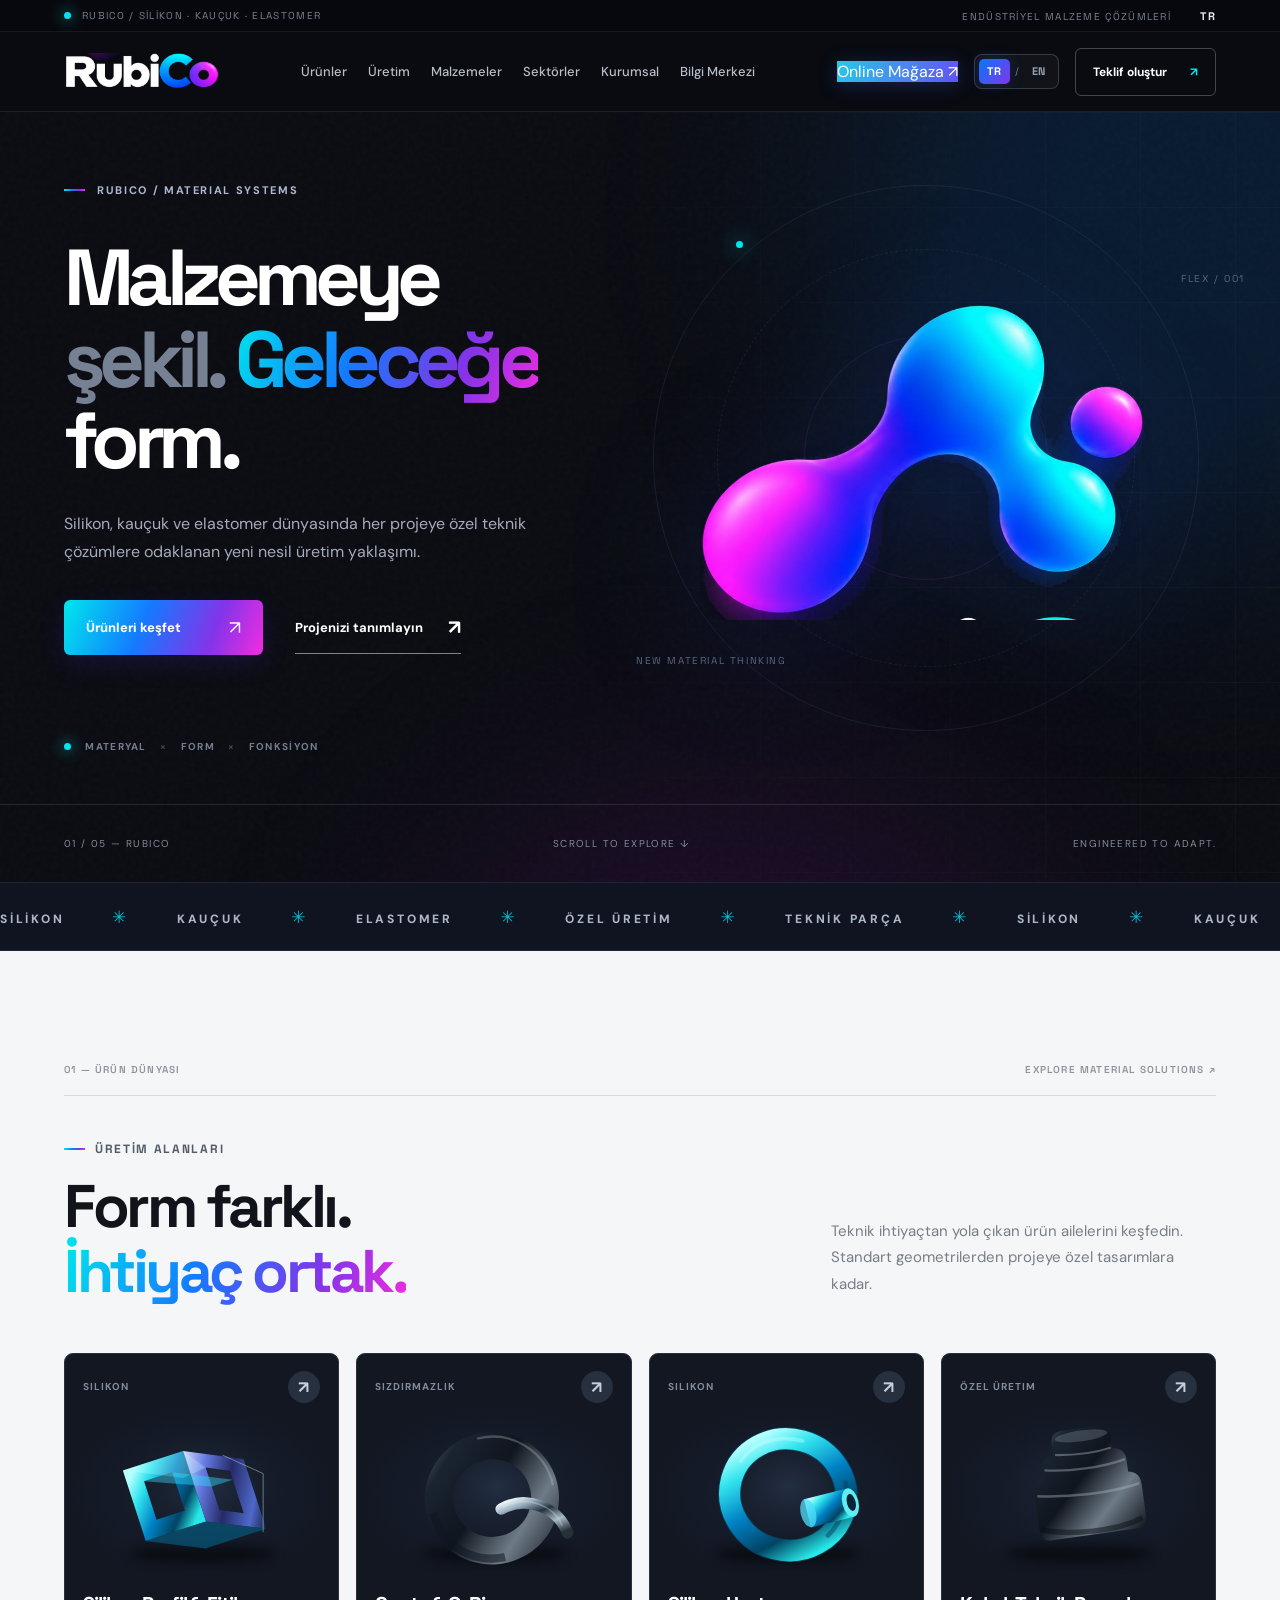
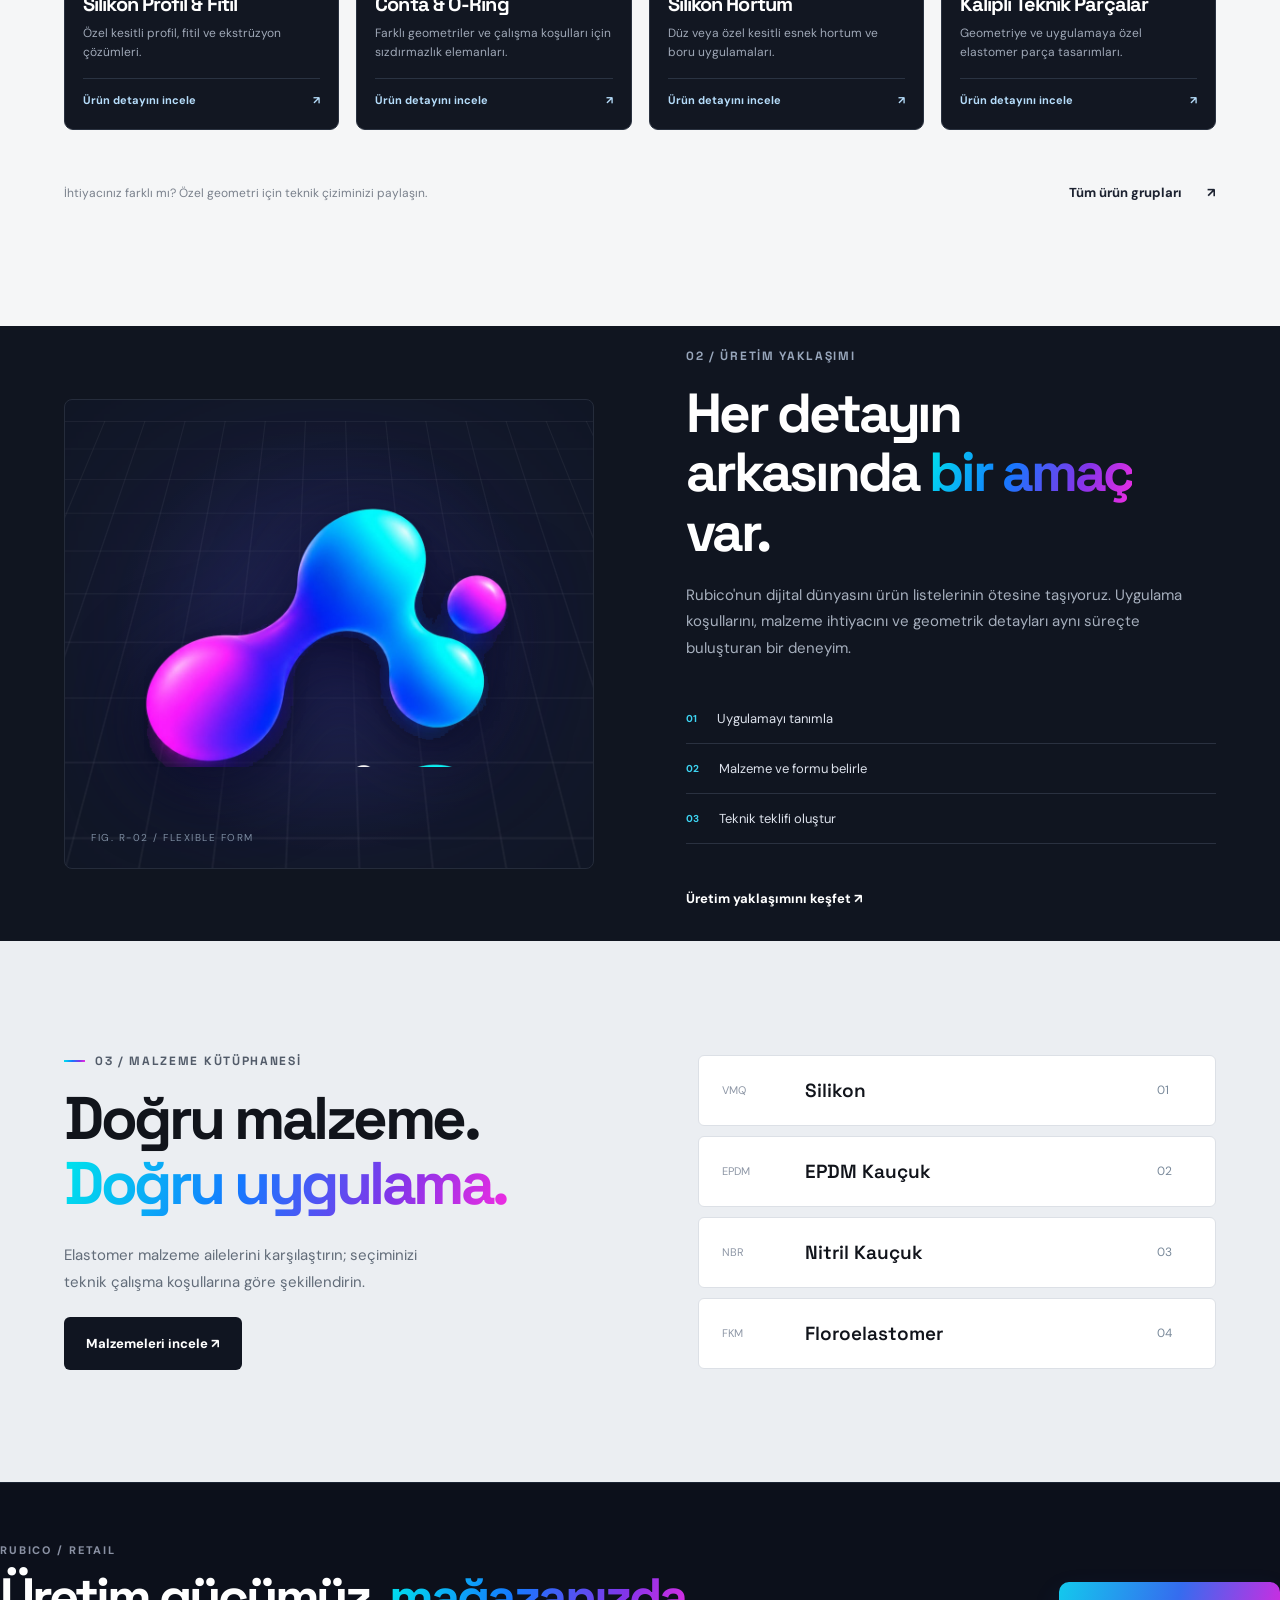
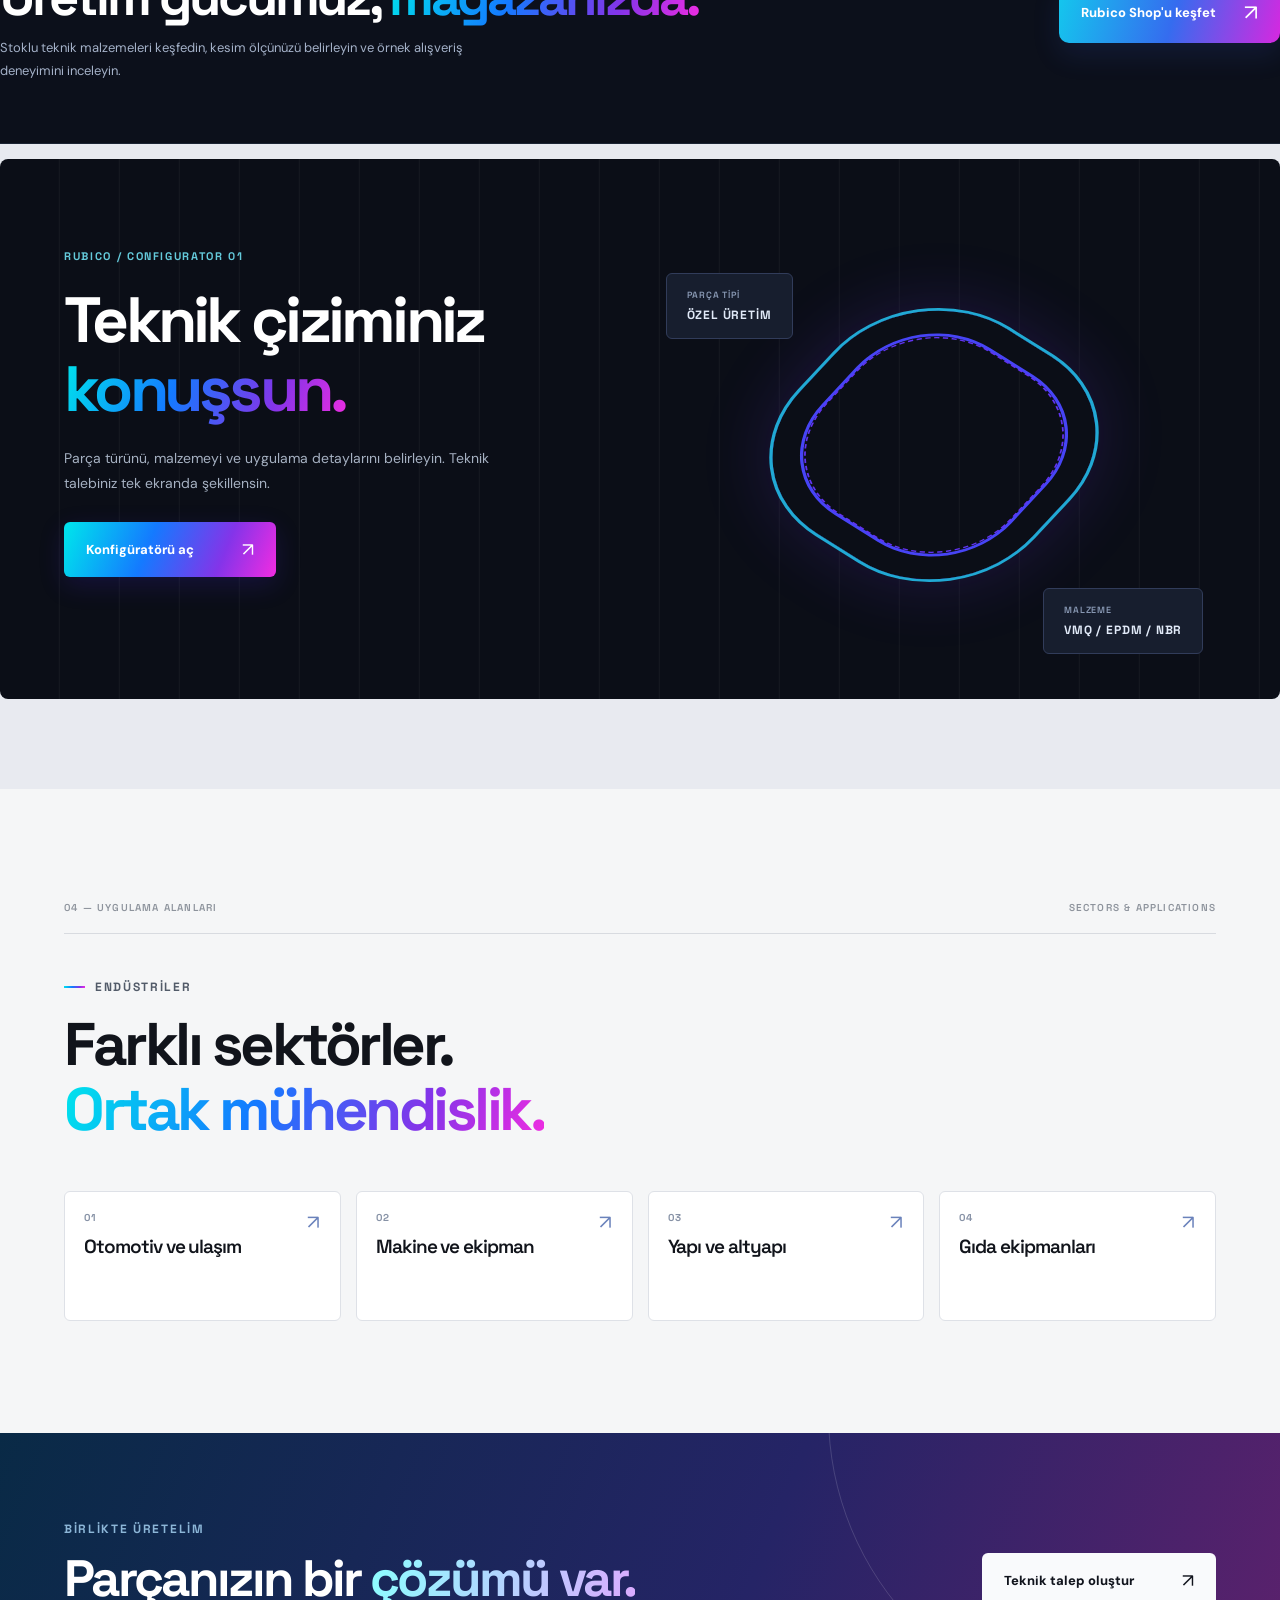
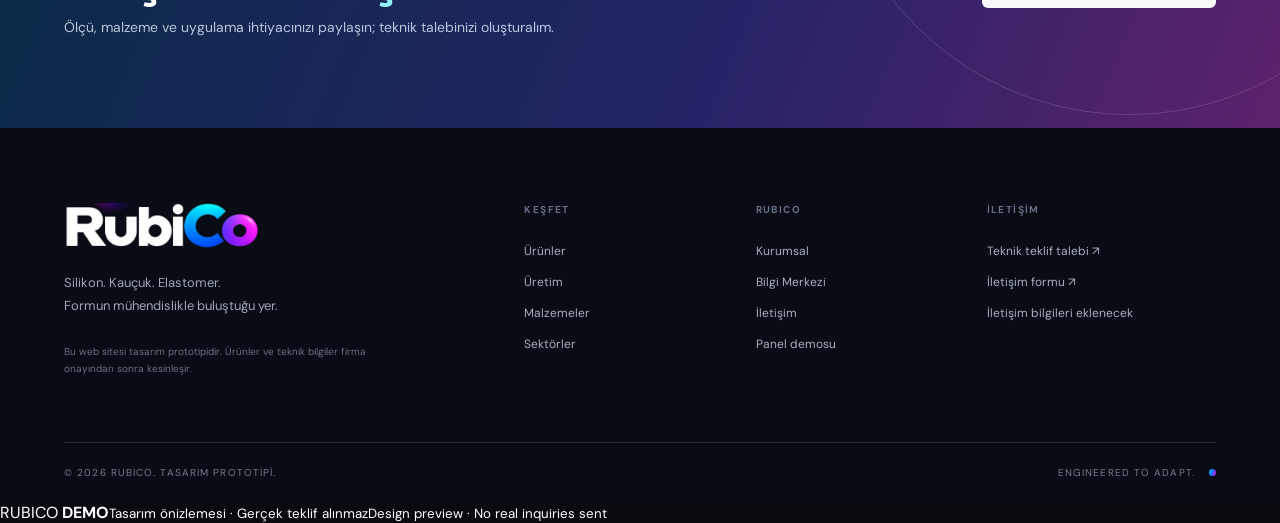
<file: index.html>
<!doctype html><html lang="tr"><head><meta name="robots" content="noindex,nofollow,noarchive"><meta charset="UTF-8"><meta name="viewport" content="width=device-width,initial-scale=1"><meta name="theme-color" content="#0a0b11"><meta name="description" content="Silikon, kauçuk ve elastomer için Rubico dijital ürün ve teknik teklif deneyimi."><title>Esnekliğin mühendisliği | RUBICO</title><link rel="icon" type="image/png" href="assets/rubico-symbol.png"><link rel="stylesheet" href="styles.css"><script defer src="translations.js"></script><script defer src="i18n.js"></script><script defer src="site.js"></script><link rel="stylesheet" href="shop.css"></head><body data-page="home"><div class="topline"><div class="container top-flex"><span><i class="micro-pulse"></i>RUBICO / SİLİKON · KAUÇUK · ELASTOMER</span><span>ENDÜSTRİYEL MALZEME ÇÖZÜMLERİ <b class="top-lang-indicator" aria-label="Current language">TR</b></span></div></div>
    <header class="header" id="siteHeader"><div class="container nav-wrap">
      <a href="index.html" class="logo" aria-label="Rubico ana sayfa"><img src="assets/rubico-wordmark.png" alt="RubiCo"></a>
      <nav class="desktop-nav" aria-label="Ana menü"><a href="urunler.html" class="">Ürünler</a><a href="uretim.html" class="">Üretim</a><a href="malzemeler.html" class="">Malzemeler</a><a href="sektorler.html" class="">Sektörler</a><a href="kurumsal.html" class="">Kurumsal</a><a href="bilgi-merkezi.html" class="">Bilgi Merkezi</a></nav>
      <div class="nav-actions"><a class="nav-shop" href="magaza.html">Online Mağaza ↗</a><div class="lang-switch" role="group" aria-label="Language / Dil"><button type="button" class="lang-option" data-set-lang="tr" aria-label="Türkçe">TR</button><span class="lang-divider" aria-hidden="true">/</span><button type="button" class="lang-option" data-set-lang="en" aria-label="English">EN</button></div><a class="nav-quote" href="konfigurator.html">Teklif oluştur <span aria-hidden="true">↗</span></a><button class="menu-button" id="menuButton" aria-expanded="false" aria-controls="mobileMenu" aria-label="Menüyü aç"><span></span><span></span></button></div>
    </div><nav class="mobile-nav" id="mobileMenu" aria-label="Mobil menü"><a href="magaza.html">🛍 Online Mağaza</a><a href="sepet.html">Sepetim</a><a href="urunler.html" class="">Ürünler</a><a href="uretim.html" class="">Üretim</a><a href="malzemeler.html" class="">Malzemeler</a><a href="sektorler.html" class="">Sektörler</a><a href="kurumsal.html" class="">Kurumsal</a><a href="bilgi-merkezi.html" class="">Bilgi Merkezi</a><a class="mobile-quote" href="konfigurator.html">Teklif oluştur ↗</a><a href="iletisim.html">İletişim</a><div class="mobile-language"><span>LANGUAGE / DİL</span><div class="lang-switch" role="group" aria-label="Language / Dil"><button type="button" class="lang-option" data-set-lang="tr" aria-label="Türkçe">TR</button><span class="lang-divider" aria-hidden="true">/</span><button type="button" class="lang-option" data-set-lang="en" aria-label="English">EN</button></div></div></nav></header><main><section class="hero"><div class="hero-grain"></div><div class="hero-glow-one"></div><div class="hero-glow-two"></div><div class="container hero-main"><div class="hero-left"><div class="hero-brow"><span class="brow-line"></span> RUBICO / MATERIAL SYSTEMS</div><h1>Malzemeye<br><span class="muted-type">şekil.</span> <em>Geleceğe</em><br>form.</h1><p>Silikon, kauçuk ve elastomer dünyasında her projeye özel teknik çözümlere odaklanan yeni nesil üretim yaklaşımı.</p><div class="hero-ctas"><a class="btn btn-gradient" href="urunler.html">Ürünleri keşfet <span>↗</span></a><a class="inline-link" href="konfigurator.html">Projenizi tanımlayın <span>↗</span></a></div><div class="hero-caption"><span class="pulse-dot"></span> MATERYAL <b>×</b> FORM <b>×</b> FONKSİYON</div></div><div class="hero-right"><div class="hero-rings"><div class="ring ring1"></div><div class="ring ring2"></div><div class="ring ring3"></div><img src="assets/rubico-symbol.png" alt="Rubico akışkan marka sembolü" class="hero-emblem"><div class="micro-label m1">FLEX / 001</div><div class="micro-label m2">NEW MATERIAL THINKING</div></div></div></div><div class="container hero-low"><span>01 / 05 — RUBICO</span><span>SCROLL TO EXPLORE ↓</span><span>ENGINEERED TO ADAPT.</span></div></section>
<div class="marquee" aria-label="Malzeme ve ürün grupları"><div class="marquee-inner">SİLİKON <span>✳</span> KAUÇUK <span>✳</span> ELASTOMER <span>✳</span> ÖZEL ÜRETİM <span>✳</span> TEKNİK PARÇA <span>✳</span> SİLİKON <span>✳</span> KAUÇUK <span>✳</span> ELASTOMER <span>✳</span></div></div>
<section class="section-pad light-section"><div class="container"><div class="overline-row"><span>01 — ÜRÜN DÜNYASI</span><span>EXPLORE MATERIAL SOLUTIONS ↗</span></div><div class="section-head head-dark"><div><div class="kicker"><span></span>ÜRETİM ALANLARI</div><h2>Form farklı.<br><em>İhtiyaç ortak.</em></h2></div><p>Teknik ihtiyaçtan yola çıkan ürün ailelerini keşfedin. Standart geometrilerden projeye özel tasarımlara kadar.</p></div><div class="home-products"><a class="product-card" href="urun-detay.html?urun=silikon-profiller" data-name="silikon profil &amp; fitil" data-category="Silikon"><div class="product-top"><span>SILIKON</span><span class="circ-arrow">↗</span></div><div class="product-visual"><img loading="lazy" src="assets/product-profiles.svg" alt="Silikon Profil & Fitil temsilî ürün çizimi"></div><div class="product-bottom"><h3>Silikon Profil & Fitil</h3><p>Özel kesitli profil, fitil ve ekstrüzyon çözümleri.</p><div class="card-link">Ürün detayını incele <span>↗</span></div></div></a><a class="product-card" href="urun-detay.html?urun=conta-o-ring" data-name="conta &amp; o-ring" data-category="Sızdırmazlık"><div class="product-top"><span>SIZDIRMAZLIK</span><span class="circ-arrow">↗</span></div><div class="product-visual"><img loading="lazy" src="assets/product-seals.svg" alt="Conta & O-Ring temsilî ürün çizimi"></div><div class="product-bottom"><h3>Conta & O-Ring</h3><p>Farklı geometriler ve çalışma koşulları için sızdırmazlık elemanları.</p><div class="card-link">Ürün detayını incele <span>↗</span></div></div></a><a class="product-card" href="urun-detay.html?urun=silikon-hortum" data-name="silikon hortum" data-category="Silikon"><div class="product-top"><span>SILIKON</span><span class="circ-arrow">↗</span></div><div class="product-visual"><img loading="lazy" src="assets/product-hoses.svg" alt="Silikon Hortum temsilî ürün çizimi"></div><div class="product-bottom"><h3>Silikon Hortum</h3><p>Düz veya özel kesitli esnek hortum ve boru uygulamaları.</p><div class="card-link">Ürün detayını incele <span>↗</span></div></div></a><a class="product-card" href="urun-detay.html?urun=kalipli-parcalar" data-name="kalıplı teknik parçalar" data-category="Özel Üretim"><div class="product-top"><span>ÖZEL ÜRETIM</span><span class="circ-arrow">↗</span></div><div class="product-visual"><img loading="lazy" src="assets/product-molded.svg" alt="Kalıplı Teknik Parçalar temsilî ürün çizimi"></div><div class="product-bottom"><h3>Kalıplı Teknik Parçalar</h3><p>Geometriye ve uygulamaya özel elastomer parça tasarımları.</p><div class="card-link">Ürün detayını incele <span>↗</span></div></div></a></div><div class="under-grid"><span>İhtiyacınız farklı mı? Özel geometri için teknik çiziminizi paylaşın.</span><a class="text-btn dark-text" href="urunler.html">Tüm ürün grupları <span>↗</span></a></div></div></section>
<section class="approach"><div class="container approach-grid"><div class="approach-art"><div class="approach-mesh"></div><div class="shape-glow"></div><img src="assets/rubico-symbol.png" alt="Rubico organik malzeme sembolü"><div class="shape-coords">FIG. R-02 / FLEXIBLE FORM</div></div><div class="approach-copy"><div class="eyebrow">02 / ÜRETİM YAKLAŞIMI</div><h2>Her detayın<br>arkasında <em>bir amaç</em> var.</h2><p>Rubico'nun dijital dünyasını ürün listelerinin ötesine taşıyoruz. Uygulama koşullarını, malzeme ihtiyacını ve geometrik detayları aynı süreçte buluşturan bir deneyim.</p><div class="approach-mini"><div><b>01</b><span>Uygulamayı tanımla</span></div><div><b>02</b><span>Malzeme ve formu belirle</span></div><div><b>03</b><span>Teknik teklifi oluştur</span></div></div><a class="text-btn" href="uretim.html">Üretim yaklaşımını keşfet ↗</a></div></div></section>
<section class="section-pad material-teaser"><div class="container material-split"><div><div class="section-head "><div><div class="kicker"><span></span>03 / MALZEME KÜTÜPHANESİ</div><h2>Doğru malzeme.<br><em>Doğru uygulama.</em></h2></div><p>Elastomer malzeme ailelerini karşılaştırın; seçiminizi teknik çalışma koşullarına göre şekillendirin.</p></div><a class="btn btn-dark" href="malzemeler.html">Malzemeleri incele ↗</a></div><div class="material-stack"><a href="malzemeler.html#vmq"><span>VMQ</span><b>Silikon</b><i>01</i></a><a href="malzemeler.html#epdm"><span>EPDM</span><b>EPDM Kauçuk</b><i>02</i></a><a href="malzemeler.html#nbr"><span>NBR</span><b>Nitril Kauçuk</b><i>03</i></a><a href="malzemeler.html#fkm"><span>FKM</span><b>Floroelastomer</b><i>04</i></a></div></div></section>
<section class="shop-corp-teaser"><div class="shop-container"><div><div class="shop-overline">RUBICO / RETAIL</div><h2>Üretim gücümüz, <em>mağazanızda.</em></h2><p>Stoklu teknik malzemeleri keşfedin, kesim ölçünüzü belirleyin ve örnek alışveriş deneyimini inceleyin.</p></div><a class="shop-primary" href="magaza.html">Rubico Shop'u keşfet <span>↗</span></a></div></section><section class="config-teaser"><div class="container config-banner"><div class="config-lines"></div><div class="config-tag">RUBICO / CONFIGURATOR 01</div><h2>Teknik çiziminiz<br><em>konuşsun.</em></h2><p>Parça türünü, malzemeyi ve uygulama detaylarını belirleyin. Teknik talebiniz tek ekranda şekillensin.</p><a class="btn btn-gradient" href="konfigurator.html">Konfigüratörü aç <span>↗</span></a><div class="config-visual"><div class="faux-wire"><div class="wire-inner"></div></div><div class="config-chip">PARÇA TİPİ <strong>ÖZEL ÜRETİM</strong></div><div class="config-chip second">MALZEME <strong>VMQ / EPDM / NBR</strong></div></div></div></section>
<section class="section-pad sector-home"><div class="container"><div class="overline-row"><span>04 — UYGULAMA ALANLARI</span><span>SECTORS & APPLICATIONS</span></div><div class="section-head head-dark"><div><div class="kicker"><span></span>ENDÜSTRİLER</div><h2>Farklı sektörler.<br><em>Ortak mühendislik.</em></h2></div></div><div class="sector-grid compact"><a href="sektorler.html#otomotiv"><span>01</span><strong>Otomotiv ve ulaşım</strong>↗</a><a href="sektorler.html#makine"><span>02</span><strong>Makine ve ekipman</strong>↗</a><a href="sektorler.html#yapi"><span>03</span><strong>Yapı ve altyapı</strong>↗</a><a href="sektorler.html#gida"><span>04</span><strong>Gıda ekipmanları</strong>↗</a></div></div></section></main><section class="next-step"><div class="container next-inner"><div><div class="eyebrow">BİRLİKTE ÜRETELİM</div><h2>Parçanızın bir <em>çözümü var.</em></h2><p>Ölçü, malzeme ve uygulama ihtiyacınızı paylaşın; teknik talebinizi oluşturalım.</p></div><a class="btn btn-light" href="konfigurator.html">Teknik talep oluştur <span>↗</span></a></div></section>
<footer class="footer"><div class="container"><div class="footer-upper"><div class="footer-brand"><img src="assets/rubico-wordmark.png" alt="Rubico"><p>Silikon. Kauçuk. Elastomer.<br>Formun mühendislikle buluştuğu yer.</p><span class="small-print">Bu web sitesi tasarım prototipidir. Ürünler ve teknik bilgiler firma onayından sonra kesinleşir.</span></div><div class="footer-col"><strong>KEŞFET</strong><a href="urunler.html">Ürünler</a><a href="uretim.html">Üretim</a><a href="malzemeler.html">Malzemeler</a><a href="sektorler.html">Sektörler</a></div><div class="footer-col"><strong>RUBICO</strong><a href="kurumsal.html">Kurumsal</a><a href="bilgi-merkezi.html">Bilgi Merkezi</a><a href="iletisim.html">İletişim</a><a href="admin.html">Panel demosu</a></div><div class="footer-col"><strong>İLETİŞİM</strong><a href="konfigurator.html">Teknik teklif talebi ↗</a><a href="iletisim.html">İletişim formu ↗</a><span>İletişim bilgileri eklenecek</span></div></div><div class="footer-bottom"><span>© 2026 RUBICO. TASARIM PROTOTİPİ.</span><span>ENGINEERED TO ADAPT. <i class="gradient-dot"></i></span></div></div></footer><div class="toast" id="toast" role="status" aria-live="polite"></div><div class="rubico-demo-ribbon" role="note" aria-label="Demo preview"><span class="rubico-demo-dot" aria-hidden="true"></span><span>RUBICO <b>DEMO</b></span><small class="notice-tr">Tasarım önizlemesi · Gerçek teklif alınmaz</small><small class="notice-en">Design preview · No real inquiries sent</small></div></body></html>
</file>
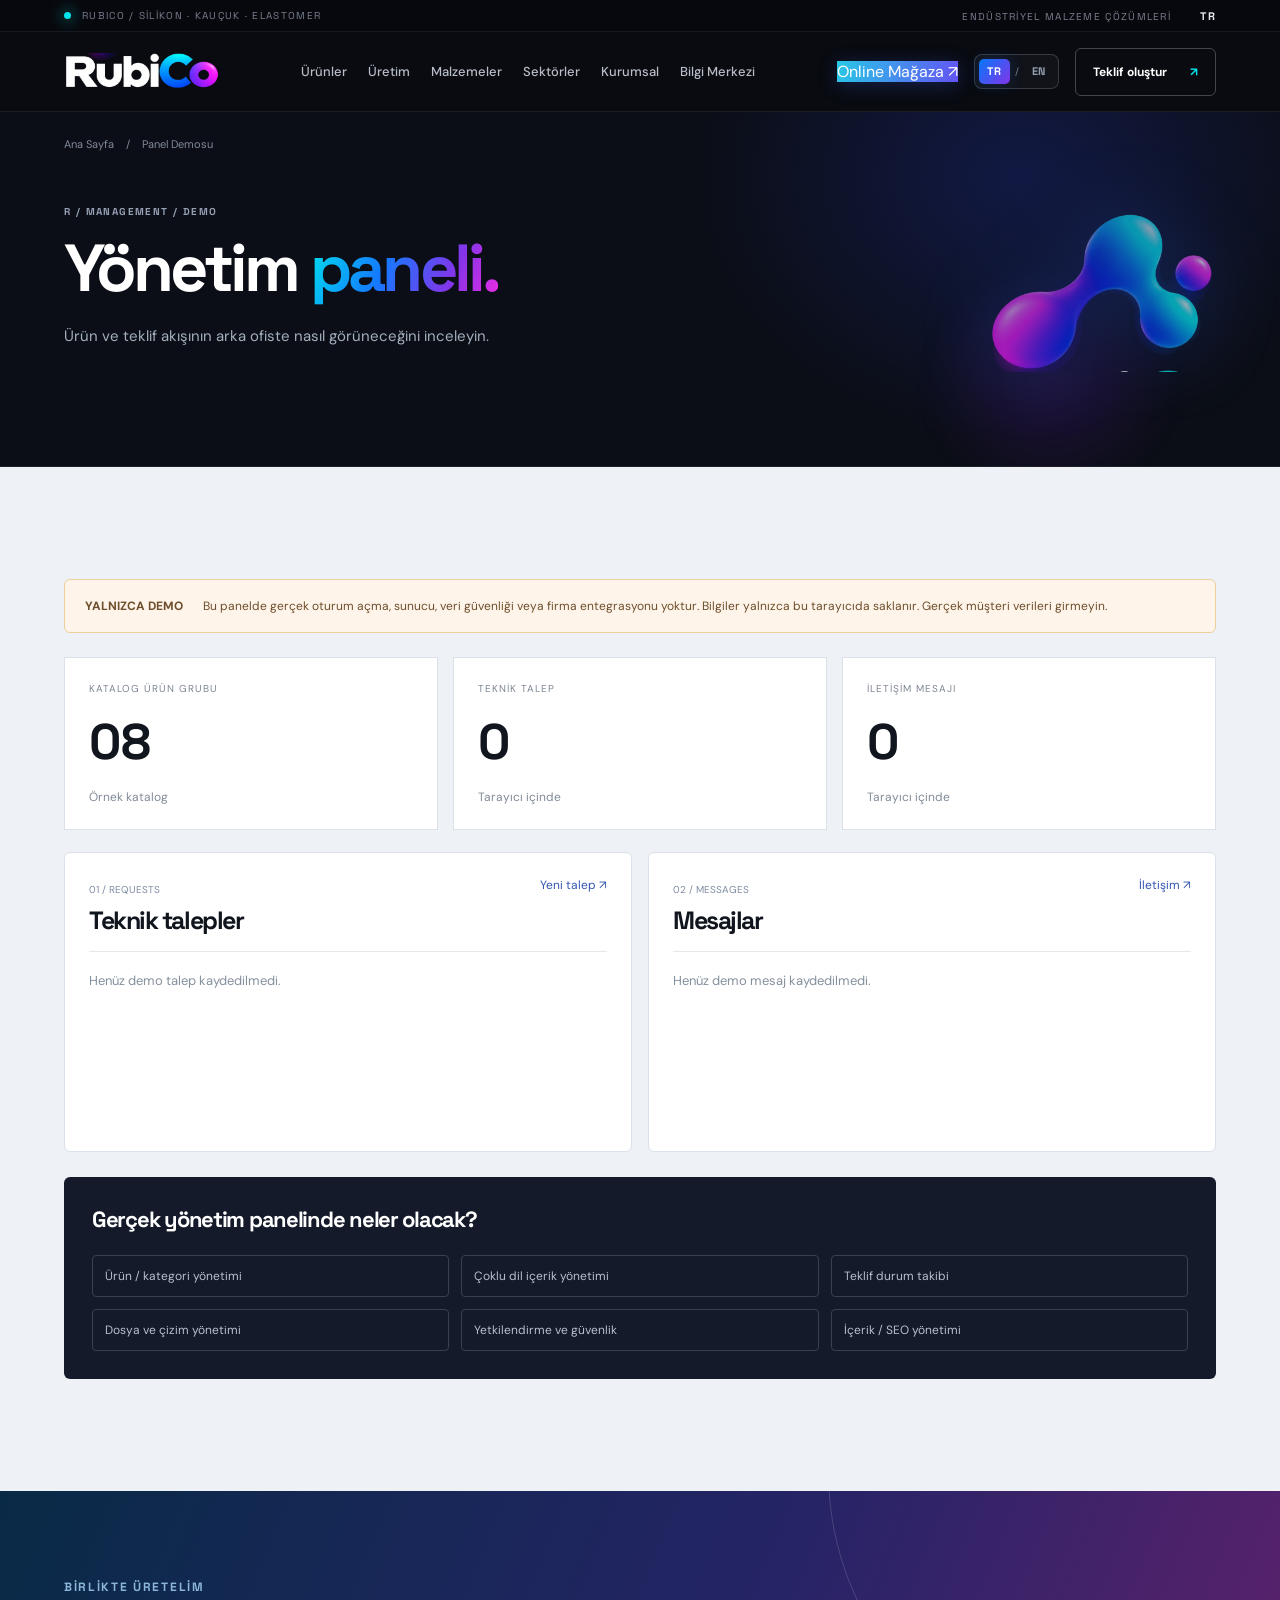
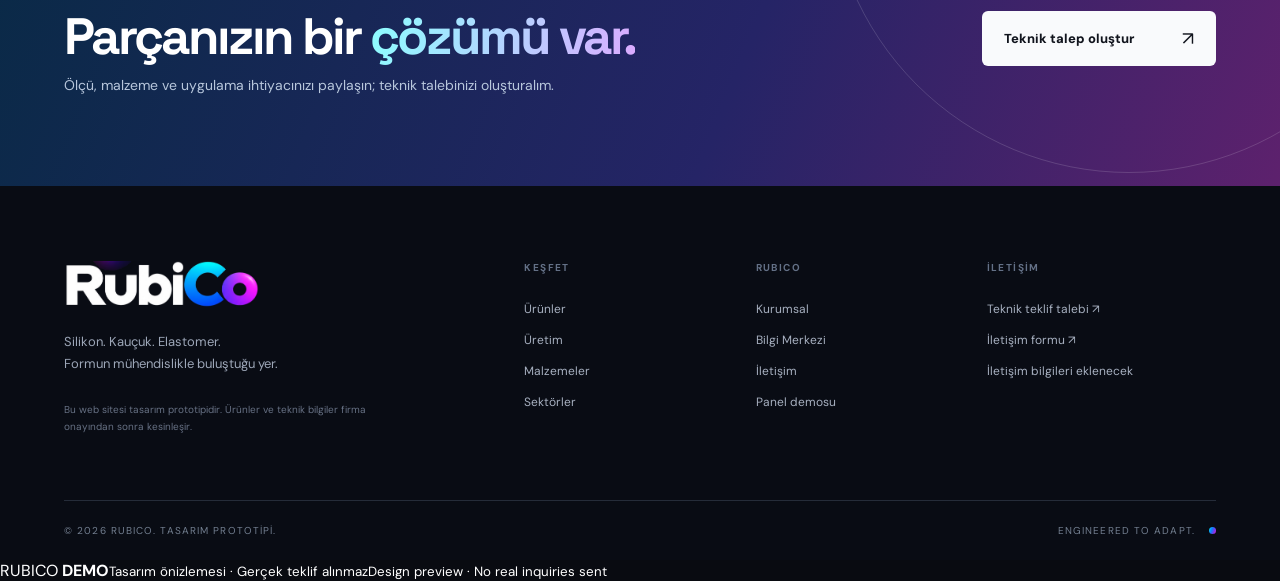
<file: admin.html>
<!doctype html><html lang="tr"><head><meta name="robots" content="noindex,nofollow,noarchive"><meta charset="UTF-8"><meta name="viewport" content="width=device-width,initial-scale=1"><meta name="theme-color" content="#0a0b11"><meta name="description" content="Rubico admin yönetim paneli kullanıcı arayüzü demo."><title>Yönetim Paneli Demosu | RUBICO</title><link rel="icon" type="image/png" href="assets/rubico-symbol.png"><link rel="stylesheet" href="styles.css"><script defer src="translations.js"></script><script defer src="i18n.js"></script><script defer src="site.js"></script><link rel="stylesheet" href="shop.css"></head><body data-page="admin"><div class="topline"><div class="container top-flex"><span><i class="micro-pulse"></i>RUBICO / SİLİKON · KAUÇUK · ELASTOMER</span><span>ENDÜSTRİYEL MALZEME ÇÖZÜMLERİ <b class="top-lang-indicator" aria-label="Current language">TR</b></span></div></div>
    <header class="header" id="siteHeader"><div class="container nav-wrap">
      <a href="index.html" class="logo" aria-label="Rubico ana sayfa"><img src="assets/rubico-wordmark.png" alt="RubiCo"></a>
      <nav class="desktop-nav" aria-label="Ana menü"><a href="urunler.html" class="">Ürünler</a><a href="uretim.html" class="">Üretim</a><a href="malzemeler.html" class="">Malzemeler</a><a href="sektorler.html" class="">Sektörler</a><a href="kurumsal.html" class="">Kurumsal</a><a href="bilgi-merkezi.html" class="">Bilgi Merkezi</a></nav>
      <div class="nav-actions"><a class="nav-shop" href="magaza.html">Online Mağaza ↗</a><div class="lang-switch" role="group" aria-label="Language / Dil"><button type="button" class="lang-option" data-set-lang="tr" aria-label="Türkçe">TR</button><span class="lang-divider" aria-hidden="true">/</span><button type="button" class="lang-option" data-set-lang="en" aria-label="English">EN</button></div><a class="nav-quote" href="konfigurator.html">Teklif oluştur <span aria-hidden="true">↗</span></a><button class="menu-button" id="menuButton" aria-expanded="false" aria-controls="mobileMenu" aria-label="Menüyü aç"><span></span><span></span></button></div>
    </div><nav class="mobile-nav" id="mobileMenu" aria-label="Mobil menü"><a href="magaza.html">🛍 Online Mağaza</a><a href="sepet.html">Sepetim</a><a href="urunler.html" class="">Ürünler</a><a href="uretim.html" class="">Üretim</a><a href="malzemeler.html" class="">Malzemeler</a><a href="sektorler.html" class="">Sektörler</a><a href="kurumsal.html" class="">Kurumsal</a><a href="bilgi-merkezi.html" class="">Bilgi Merkezi</a><a class="mobile-quote" href="konfigurator.html">Teklif oluştur ↗</a><a href="iletisim.html">İletişim</a><div class="mobile-language"><span>LANGUAGE / DİL</span><div class="lang-switch" role="group" aria-label="Language / Dil"><button type="button" class="lang-option" data-set-lang="tr" aria-label="Türkçe">TR</button><span class="lang-divider" aria-hidden="true">/</span><button type="button" class="lang-option" data-set-lang="en" aria-label="English">EN</button></div></div></nav></header><main><section class="page-hero"><div class="page-hero-glow"></div><div class="container"><div class="breadcrumb"><a href="index.html">Ana Sayfa</a><span>/</span><span>Panel Demosu</span></div><div class="pagehero-content"><div><div class="eyebrow">R / MANAGEMENT / DEMO</div><h1>Yönetim <em>paneli.</em></h1><p>Ürün ve teklif akışının arka ofiste nasıl görüneceğini inceleyin.</p></div><img class="pagehero-icon" src="assets/rubico-symbol.png" alt="" /></div></div></section><section class="section-pad admin-section"><div class="container"><div class="admin-alert"><strong>YALNIZCA DEMO</strong><span>Bu panelde gerçek oturum açma, sunucu, veri güvenliği veya firma entegrasyonu yoktur. Bilgiler yalnızca bu tarayıcıda saklanır. Gerçek müşteri verileri girmeyin.</span></div><div class="admin-stats"><div><small>KATALOG ÜRÜN GRUBU</small><strong>08</strong><span>Örnek katalog</span></div><div><small>TEKNİK TALEP</small><strong id="adminQuoteCount">0</strong><span>Tarayıcı içinde</span></div><div><small>İLETİŞİM MESAJI</small><strong id="adminMsgCount">0</strong><span>Tarayıcı içinde</span></div></div><div class="admin-grid"><section class="admin-block"><div class="admin-block-head"><div><span>01 / REQUESTS</span><h2>Teknik talepler</h2></div><a href="konfigurator.html">Yeni talep ↗</a></div><div id="adminQuotes"><p>Henüz demo talep kaydedilmedi.</p></div></section><section class="admin-block"><div class="admin-block-head"><div><span>02 / MESSAGES</span><h2>Mesajlar</h2></div><a href="iletisim.html">İletişim ↗</a></div><div id="adminMessages"><p>Henüz demo mesaj kaydedilmedi.</p></div></section></div><div class="admin-scope"><h3>Gerçek yönetim panelinde neler olacak?</h3><div><span>Ürün / kategori yönetimi</span><span>Çoklu dil içerik yönetimi</span><span>Teklif durum takibi</span><span>Dosya ve çizim yönetimi</span><span>Yetkilendirme ve güvenlik</span><span>İçerik / SEO yönetimi</span></div></div></div></section></main><section class="next-step"><div class="container next-inner"><div><div class="eyebrow">BİRLİKTE ÜRETELİM</div><h2>Parçanızın bir <em>çözümü var.</em></h2><p>Ölçü, malzeme ve uygulama ihtiyacınızı paylaşın; teknik talebinizi oluşturalım.</p></div><a class="btn btn-light" href="konfigurator.html">Teknik talep oluştur <span>↗</span></a></div></section>
<footer class="footer"><div class="container"><div class="footer-upper"><div class="footer-brand"><img src="assets/rubico-wordmark.png" alt="Rubico"><p>Silikon. Kauçuk. Elastomer.<br>Formun mühendislikle buluştuğu yer.</p><span class="small-print">Bu web sitesi tasarım prototipidir. Ürünler ve teknik bilgiler firma onayından sonra kesinleşir.</span></div><div class="footer-col"><strong>KEŞFET</strong><a href="urunler.html">Ürünler</a><a href="uretim.html">Üretim</a><a href="malzemeler.html">Malzemeler</a><a href="sektorler.html">Sektörler</a></div><div class="footer-col"><strong>RUBICO</strong><a href="kurumsal.html">Kurumsal</a><a href="bilgi-merkezi.html">Bilgi Merkezi</a><a href="iletisim.html">İletişim</a><a href="admin.html">Panel demosu</a></div><div class="footer-col"><strong>İLETİŞİM</strong><a href="konfigurator.html">Teknik teklif talebi ↗</a><a href="iletisim.html">İletişim formu ↗</a><span>İletişim bilgileri eklenecek</span></div></div><div class="footer-bottom"><span>© 2026 RUBICO. TASARIM PROTOTİPİ.</span><span>ENGINEERED TO ADAPT. <i class="gradient-dot"></i></span></div></div></footer><div class="toast" id="toast" role="status" aria-live="polite"></div><div class="rubico-demo-ribbon" role="note" aria-label="Demo preview"><span class="rubico-demo-dot" aria-hidden="true"></span><span>RUBICO <b>DEMO</b></span><small class="notice-tr">Tasarım önizlemesi · Gerçek teklif alınmaz</small><small class="notice-en">Design preview · No real inquiries sent</small></div></body></html>
</file>
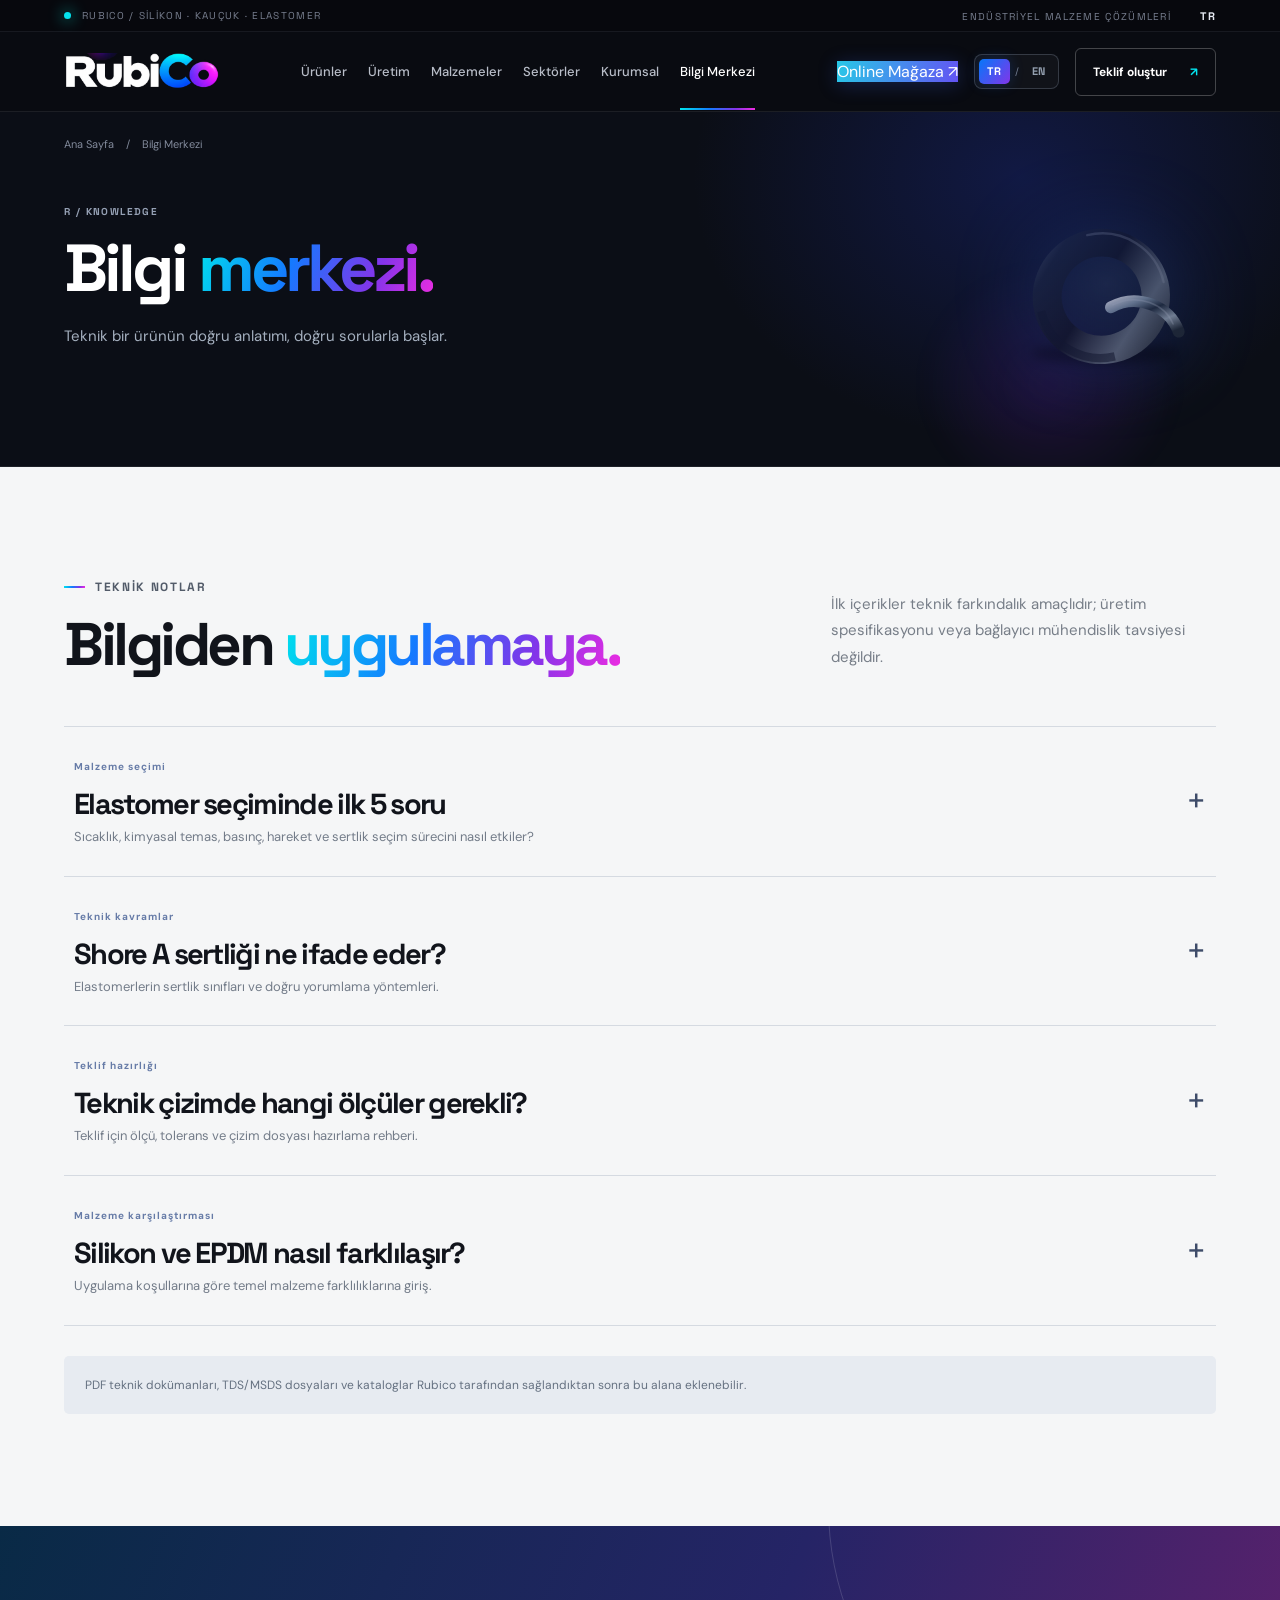
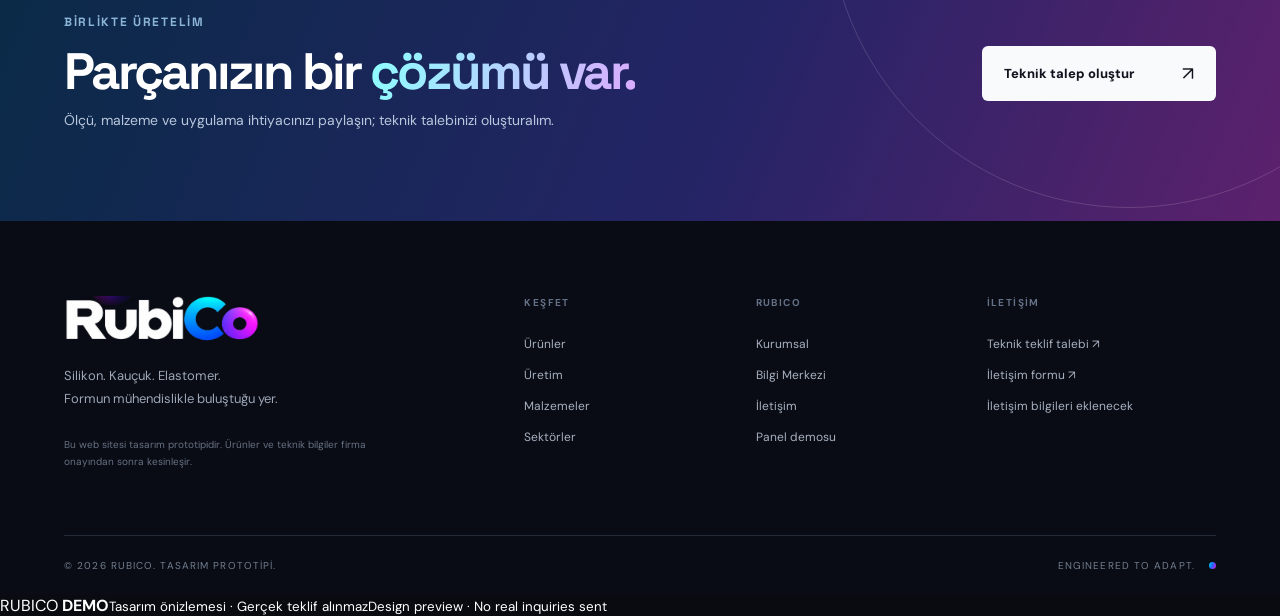
<file: bilgi-merkezi.html>
<!doctype html><html lang="tr"><head><meta name="robots" content="noindex,nofollow,noarchive"><meta charset="UTF-8"><meta name="viewport" content="width=device-width,initial-scale=1"><meta name="theme-color" content="#0a0b11"><meta name="description" content="Rubico elastomer malzeme ve teknik ürün rehberi."><title>Bilgi Merkezi | RUBICO</title><link rel="icon" type="image/png" href="assets/rubico-symbol.png"><link rel="stylesheet" href="styles.css"><script defer src="translations.js"></script><script defer src="i18n.js"></script><script defer src="site.js"></script><link rel="stylesheet" href="shop.css"></head><body data-page="knowledge"><div class="topline"><div class="container top-flex"><span><i class="micro-pulse"></i>RUBICO / SİLİKON · KAUÇUK · ELASTOMER</span><span>ENDÜSTRİYEL MALZEME ÇÖZÜMLERİ <b class="top-lang-indicator" aria-label="Current language">TR</b></span></div></div>
    <header class="header" id="siteHeader"><div class="container nav-wrap">
      <a href="index.html" class="logo" aria-label="Rubico ana sayfa"><img src="assets/rubico-wordmark.png" alt="RubiCo"></a>
      <nav class="desktop-nav" aria-label="Ana menü"><a href="urunler.html" class="">Ürünler</a><a href="uretim.html" class="">Üretim</a><a href="malzemeler.html" class="">Malzemeler</a><a href="sektorler.html" class="">Sektörler</a><a href="kurumsal.html" class="">Kurumsal</a><a href="bilgi-merkezi.html" class="active">Bilgi Merkezi</a></nav>
      <div class="nav-actions"><a class="nav-shop" href="magaza.html">Online Mağaza ↗</a><div class="lang-switch" role="group" aria-label="Language / Dil"><button type="button" class="lang-option" data-set-lang="tr" aria-label="Türkçe">TR</button><span class="lang-divider" aria-hidden="true">/</span><button type="button" class="lang-option" data-set-lang="en" aria-label="English">EN</button></div><a class="nav-quote" href="konfigurator.html">Teklif oluştur <span aria-hidden="true">↗</span></a><button class="menu-button" id="menuButton" aria-expanded="false" aria-controls="mobileMenu" aria-label="Menüyü aç"><span></span><span></span></button></div>
    </div><nav class="mobile-nav" id="mobileMenu" aria-label="Mobil menü"><a href="magaza.html">🛍 Online Mağaza</a><a href="sepet.html">Sepetim</a><a href="urunler.html" class="">Ürünler</a><a href="uretim.html" class="">Üretim</a><a href="malzemeler.html" class="">Malzemeler</a><a href="sektorler.html" class="">Sektörler</a><a href="kurumsal.html" class="">Kurumsal</a><a href="bilgi-merkezi.html" class="active">Bilgi Merkezi</a><a class="mobile-quote" href="konfigurator.html">Teklif oluştur ↗</a><a href="iletisim.html">İletişim</a><div class="mobile-language"><span>LANGUAGE / DİL</span><div class="lang-switch" role="group" aria-label="Language / Dil"><button type="button" class="lang-option" data-set-lang="tr" aria-label="Türkçe">TR</button><span class="lang-divider" aria-hidden="true">/</span><button type="button" class="lang-option" data-set-lang="en" aria-label="English">EN</button></div></div></nav></header><main><section class="page-hero"><div class="page-hero-glow"></div><div class="container"><div class="breadcrumb"><a href="index.html">Ana Sayfa</a><span>/</span><span>Bilgi Merkezi</span></div><div class="pagehero-content"><div><div class="eyebrow">R / KNOWLEDGE</div><h1>Bilgi <em>merkezi.</em></h1><p>Teknik bir ürünün doğru anlatımı, doğru sorularla başlar.</p></div><img class="pagehero-icon" src="assets/product-seals.svg" alt="" /></div></div></section><section class="section-pad light-section"><div class="container"><div class="section-head head-dark"><div><div class="kicker"><span></span>TEKNİK NOTLAR</div><h2>Bilgiden <em>uygulamaya.</em></h2></div><p>İlk içerikler teknik farkındalık amaçlıdır; üretim spesifikasyonu veya bağlayıcı mühendislik tavsiyesi değildir.</p></div><div class="article-list"><details class="article"><summary><div><span>Malzeme seçimi</span><h3>Elastomer seçiminde ilk 5 soru</h3><p>Sıcaklık, kimyasal temas, basınç, hareket ve sertlik seçim sürecini nasıl etkiler?</p></div><b>+</b></summary><div class="article-body"><p>Malzeme seçimine parça geometrisinden önce uygulama ortamını tanımlayarak başlayın. Çalışma sıcaklığı ve temas edilen akışkanlar; bileşiğin uzun dönem performansını doğrudan etkiler. Basınç, hareket tipi, tolerans ve adet bilgisi de teknik değerlendirmeyi tamamlar.</p><a href="konfigurator.html">Bu konuda teknik talep oluştur ↗</a></div></details><details class="article"><summary><div><span>Teknik kavramlar</span><h3>Shore A sertliği ne ifade eder?</h3><p>Elastomerlerin sertlik sınıfları ve doğru yorumlama yöntemleri.</p></div><b>+</b></summary><div class="article-body"><p>Shore A, elastomerlerde kullanılan yaygın bir sertlik ölçüm ölçeğidir. Aynı sertlik değeri her malzemede aynı mekanik davranış anlamına gelmeyebilir. Numune kalınlığı, ölçüm koşulları ve ilgili standart dikkate alınmalıdır.</p><a href="konfigurator.html">Bu konuda teknik talep oluştur ↗</a></div></details><details class="article"><summary><div><span>Teklif hazırlığı</span><h3>Teknik çizimde hangi ölçüler gerekli?</h3><p>Teklif için ölçü, tolerans ve çizim dosyası hazırlama rehberi.</p></div><b>+</b></summary><div class="article-body"><p>Kesit ölçüleri, delikler, kanal detayları, kritik toleranslar ve çalışma pozisyonları çizimde açık olmalıdır. STEP, DXF ve PDF dosyaları üretim değerlendirmesinde kullanılabilir; dosya formatı üreticiyle teyit edilir.</p><a href="konfigurator.html">Bu konuda teknik talep oluştur ↗</a></div></details><details class="article"><summary><div><span>Malzeme karşılaştırması</span><h3>Silikon ve EPDM nasıl farklılaşır?</h3><p>Uygulama koşullarına göre temel malzeme farklılıklarına giriş.</p></div><b>+</b></summary><div class="article-body"><p>Silikon ve EPDM farklı elastomer aileleridir. Sıcaklık, dış ortam koşulları, mekanik gereksinimler ve kimyasal uyumluluk açısından uygulamaya göre değerlendirilir. Kesin seçim için gerçek bileşik özellikleri gereklidir.</p><a href="konfigurator.html">Bu konuda teknik talep oluştur ↗</a></div></details></div><div class="catalog-bottom-note">PDF teknik dokümanları, TDS/MSDS dosyaları ve kataloglar Rubico tarafından sağlandıktan sonra bu alana eklenebilir.</div></div></section></main><section class="next-step"><div class="container next-inner"><div><div class="eyebrow">BİRLİKTE ÜRETELİM</div><h2>Parçanızın bir <em>çözümü var.</em></h2><p>Ölçü, malzeme ve uygulama ihtiyacınızı paylaşın; teknik talebinizi oluşturalım.</p></div><a class="btn btn-light" href="konfigurator.html">Teknik talep oluştur <span>↗</span></a></div></section>
<footer class="footer"><div class="container"><div class="footer-upper"><div class="footer-brand"><img src="assets/rubico-wordmark.png" alt="Rubico"><p>Silikon. Kauçuk. Elastomer.<br>Formun mühendislikle buluştuğu yer.</p><span class="small-print">Bu web sitesi tasarım prototipidir. Ürünler ve teknik bilgiler firma onayından sonra kesinleşir.</span></div><div class="footer-col"><strong>KEŞFET</strong><a href="urunler.html">Ürünler</a><a href="uretim.html">Üretim</a><a href="malzemeler.html">Malzemeler</a><a href="sektorler.html">Sektörler</a></div><div class="footer-col"><strong>RUBICO</strong><a href="kurumsal.html">Kurumsal</a><a href="bilgi-merkezi.html">Bilgi Merkezi</a><a href="iletisim.html">İletişim</a><a href="admin.html">Panel demosu</a></div><div class="footer-col"><strong>İLETİŞİM</strong><a href="konfigurator.html">Teknik teklif talebi ↗</a><a href="iletisim.html">İletişim formu ↗</a><span>İletişim bilgileri eklenecek</span></div></div><div class="footer-bottom"><span>© 2026 RUBICO. TASARIM PROTOTİPİ.</span><span>ENGINEERED TO ADAPT. <i class="gradient-dot"></i></span></div></div></footer><div class="toast" id="toast" role="status" aria-live="polite"></div><div class="rubico-demo-ribbon" role="note" aria-label="Demo preview"><span class="rubico-demo-dot" aria-hidden="true"></span><span>RUBICO <b>DEMO</b></span><small class="notice-tr">Tasarım önizlemesi · Gerçek teklif alınmaz</small><small class="notice-en">Design preview · No real inquiries sent</small></div></body></html>
</file>
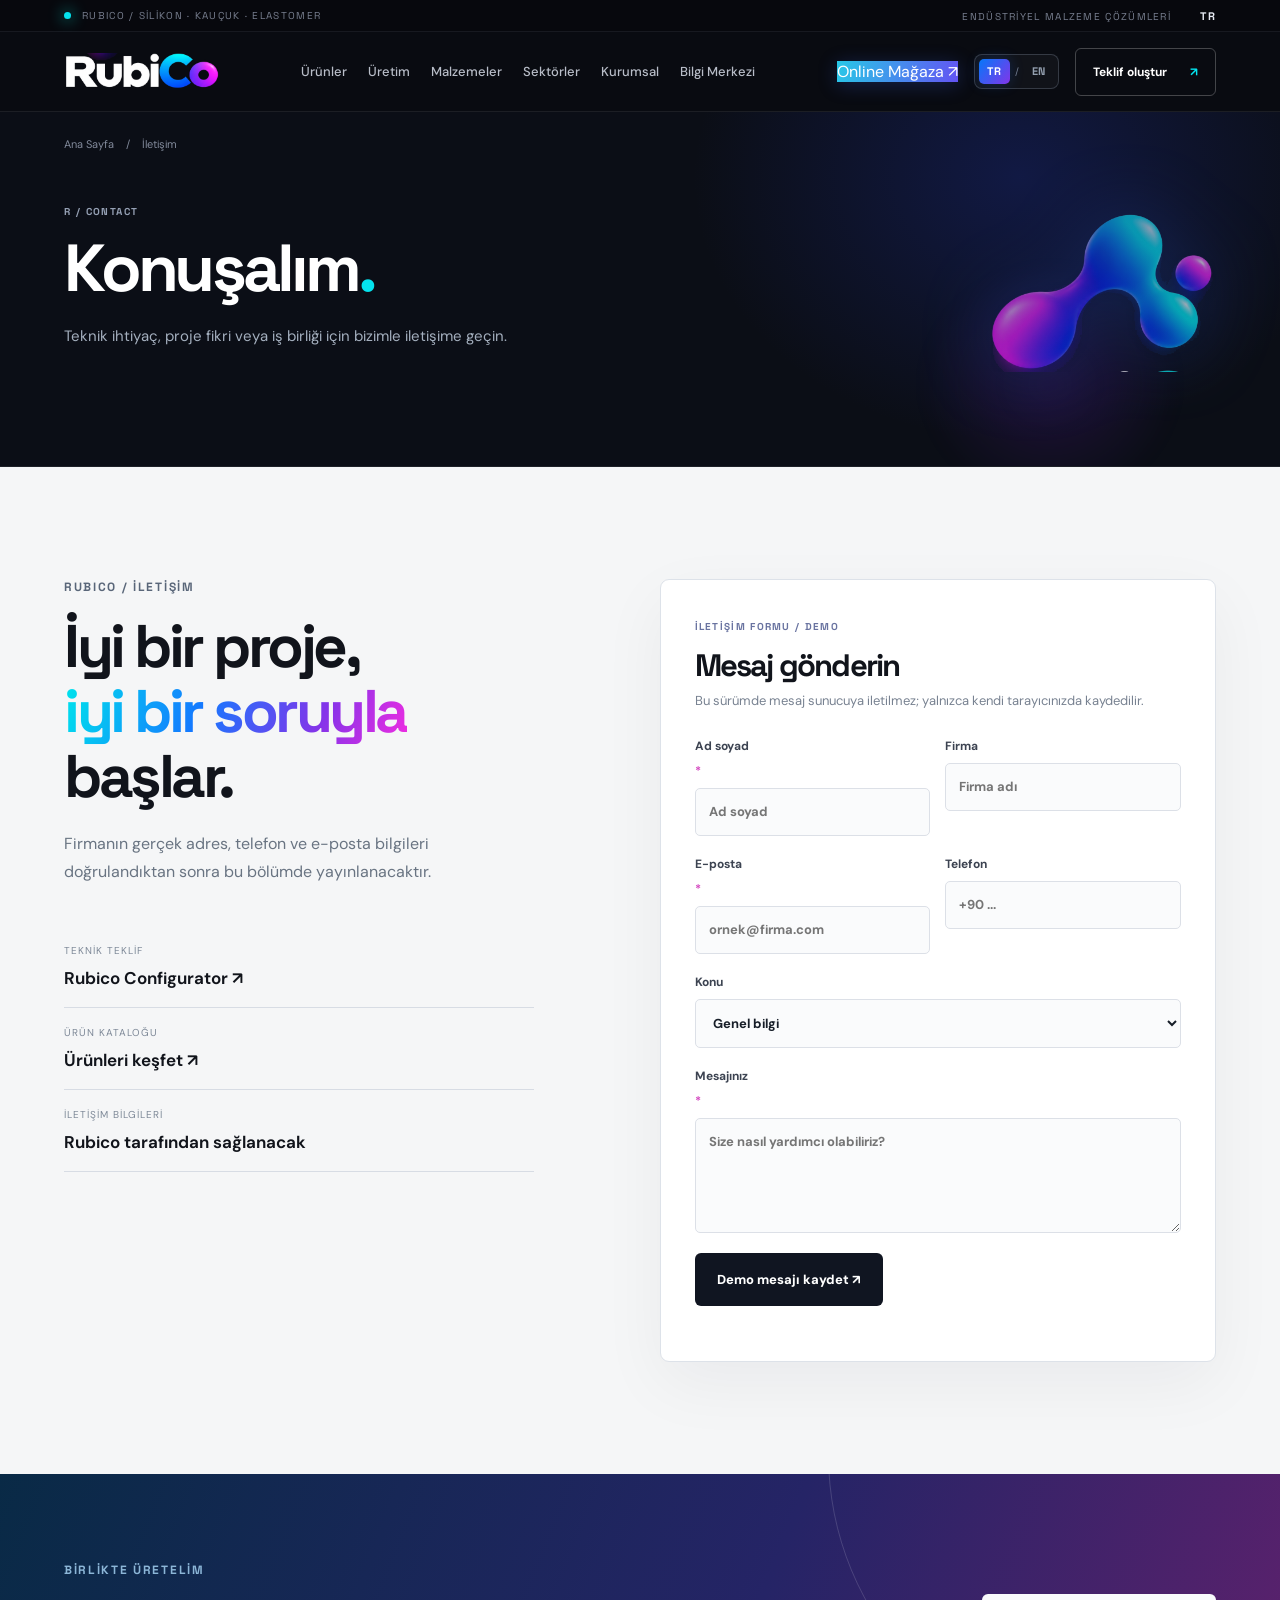
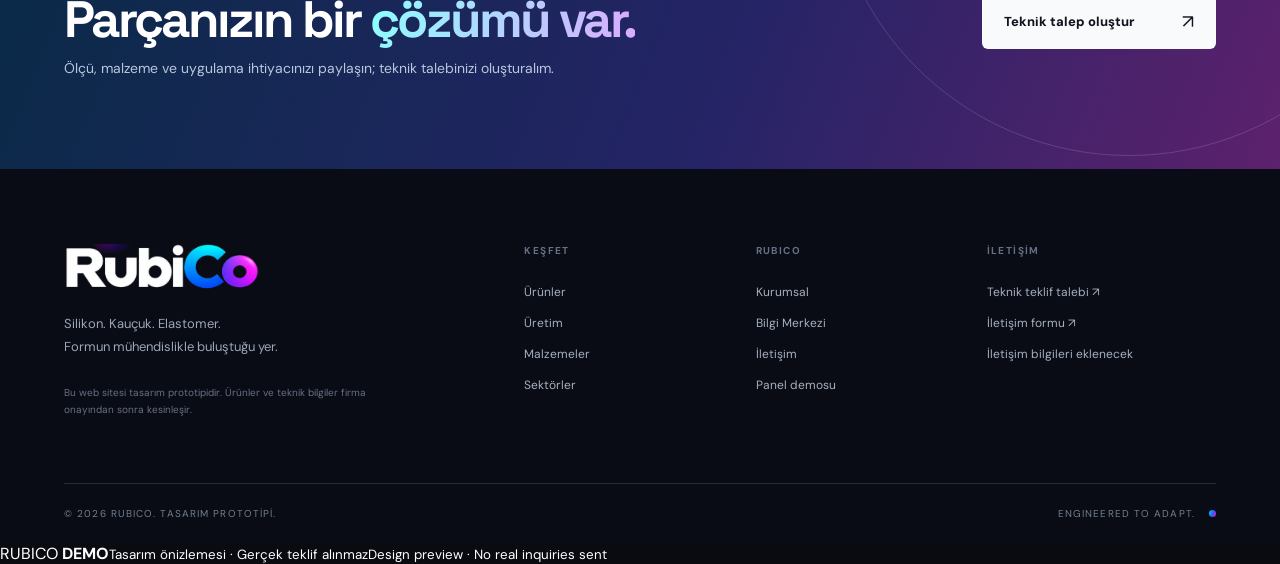
<file: iletisim.html>
<!doctype html><html lang="tr"><head><meta name="robots" content="noindex,nofollow,noarchive"><meta charset="UTF-8"><meta name="viewport" content="width=device-width,initial-scale=1"><meta name="theme-color" content="#0a0b11"><meta name="description" content="Rubico ile iletişime geçin ve teknik teklif hazırlayın."><title>İletişim | RUBICO</title><link rel="icon" type="image/png" href="assets/rubico-symbol.png"><link rel="stylesheet" href="styles.css"><script defer src="translations.js"></script><script defer src="i18n.js"></script><script defer src="site.js"></script><link rel="stylesheet" href="shop.css"></head><body data-page="contact"><div class="topline"><div class="container top-flex"><span><i class="micro-pulse"></i>RUBICO / SİLİKON · KAUÇUK · ELASTOMER</span><span>ENDÜSTRİYEL MALZEME ÇÖZÜMLERİ <b class="top-lang-indicator" aria-label="Current language">TR</b></span></div></div>
    <header class="header" id="siteHeader"><div class="container nav-wrap">
      <a href="index.html" class="logo" aria-label="Rubico ana sayfa"><img src="assets/rubico-wordmark.png" alt="RubiCo"></a>
      <nav class="desktop-nav" aria-label="Ana menü"><a href="urunler.html" class="">Ürünler</a><a href="uretim.html" class="">Üretim</a><a href="malzemeler.html" class="">Malzemeler</a><a href="sektorler.html" class="">Sektörler</a><a href="kurumsal.html" class="">Kurumsal</a><a href="bilgi-merkezi.html" class="">Bilgi Merkezi</a></nav>
      <div class="nav-actions"><a class="nav-shop" href="magaza.html">Online Mağaza ↗</a><div class="lang-switch" role="group" aria-label="Language / Dil"><button type="button" class="lang-option" data-set-lang="tr" aria-label="Türkçe">TR</button><span class="lang-divider" aria-hidden="true">/</span><button type="button" class="lang-option" data-set-lang="en" aria-label="English">EN</button></div><a class="nav-quote" href="konfigurator.html">Teklif oluştur <span aria-hidden="true">↗</span></a><button class="menu-button" id="menuButton" aria-expanded="false" aria-controls="mobileMenu" aria-label="Menüyü aç"><span></span><span></span></button></div>
    </div><nav class="mobile-nav" id="mobileMenu" aria-label="Mobil menü"><a href="magaza.html">🛍 Online Mağaza</a><a href="sepet.html">Sepetim</a><a href="urunler.html" class="">Ürünler</a><a href="uretim.html" class="">Üretim</a><a href="malzemeler.html" class="">Malzemeler</a><a href="sektorler.html" class="">Sektörler</a><a href="kurumsal.html" class="">Kurumsal</a><a href="bilgi-merkezi.html" class="">Bilgi Merkezi</a><a class="mobile-quote" href="konfigurator.html">Teklif oluştur ↗</a><a href="iletisim.html">İletişim</a><div class="mobile-language"><span>LANGUAGE / DİL</span><div class="lang-switch" role="group" aria-label="Language / Dil"><button type="button" class="lang-option" data-set-lang="tr" aria-label="Türkçe">TR</button><span class="lang-divider" aria-hidden="true">/</span><button type="button" class="lang-option" data-set-lang="en" aria-label="English">EN</button></div></div></nav></header><main><section class="page-hero"><div class="page-hero-glow"></div><div class="container"><div class="breadcrumb"><a href="index.html">Ana Sayfa</a><span>/</span><span>İletişim</span></div><div class="pagehero-content"><div><div class="eyebrow">R / CONTACT</div><h1>Konuşalım<span class="accent-dot">.</span></h1><p>Teknik ihtiyaç, proje fikri veya iş birliği için bizimle iletişime geçin.</p></div><img class="pagehero-icon" src="assets/rubico-symbol.png" alt="" /></div></div></section><section class="section-pad light-section"><div class="container contact-grid"><div><div class="eyebrow dark-label">RUBICO / İLETİŞİM</div><h2>İyi bir proje,<br><em>iyi bir soruyla</em> başlar.</h2><p>Firmanın gerçek adres, telefon ve e-posta bilgileri doğrulandıktan sonra bu bölümde yayınlanacaktır.</p><div class="contact-info"><div><span>TEKNİK TEKLİF</span><a href="konfigurator.html">Rubico Configurator ↗</a></div><div><span>ÜRÜN KATALOĞU</span><a href="urunler.html">Ürünleri keşfet ↗</a></div><div><span>İLETİŞİM BİLGİLERİ</span><strong>Rubico tarafından sağlanacak</strong></div></div></div><form class="contact-form" id="contactForm"><div class="form-head"><span>İLETİŞİM FORMU / DEMO</span><h3>Mesaj gönderin</h3><p>Bu sürümde mesaj sunucuya iletilmez; yalnızca kendi tarayıcınızda kaydedilir.</p></div><div class="form-row"><label>Ad soyad <em>*</em><input name="ad" required placeholder="Ad soyad"></label><label>Firma<input name="firma" placeholder="Firma adı"></label></div><div class="form-row"><label>E-posta <em>*</em><input name="eposta" type="email" required placeholder="ornek@firma.com"></label><label>Telefon<input name="telefon" type="tel" placeholder="+90 ..."></label></div><label>Konu<select name="konu"><option value="Genel bilgi">Genel bilgi</option><option value="Ürün talebi">Ürün talebi</option><option value="İş birliği">İş birliği</option><option value="Diğer">Diğer</option></select></label><label>Mesajınız <em>*</em><textarea name="mesaj" required rows="5" placeholder="Size nasıl yardımcı olabiliriz?"></textarea></label><button class="btn btn-dark" type="submit">Demo mesajı kaydet ↗</button><div id="contactFeedback" class="form-feedback" role="status"></div></form></div></section></main><section class="next-step"><div class="container next-inner"><div><div class="eyebrow">BİRLİKTE ÜRETELİM</div><h2>Parçanızın bir <em>çözümü var.</em></h2><p>Ölçü, malzeme ve uygulama ihtiyacınızı paylaşın; teknik talebinizi oluşturalım.</p></div><a class="btn btn-light" href="konfigurator.html">Teknik talep oluştur <span>↗</span></a></div></section>
<footer class="footer"><div class="container"><div class="footer-upper"><div class="footer-brand"><img src="assets/rubico-wordmark.png" alt="Rubico"><p>Silikon. Kauçuk. Elastomer.<br>Formun mühendislikle buluştuğu yer.</p><span class="small-print">Bu web sitesi tasarım prototipidir. Ürünler ve teknik bilgiler firma onayından sonra kesinleşir.</span></div><div class="footer-col"><strong>KEŞFET</strong><a href="urunler.html">Ürünler</a><a href="uretim.html">Üretim</a><a href="malzemeler.html">Malzemeler</a><a href="sektorler.html">Sektörler</a></div><div class="footer-col"><strong>RUBICO</strong><a href="kurumsal.html">Kurumsal</a><a href="bilgi-merkezi.html">Bilgi Merkezi</a><a href="iletisim.html">İletişim</a><a href="admin.html">Panel demosu</a></div><div class="footer-col"><strong>İLETİŞİM</strong><a href="konfigurator.html">Teknik teklif talebi ↗</a><a href="iletisim.html">İletişim formu ↗</a><span>İletişim bilgileri eklenecek</span></div></div><div class="footer-bottom"><span>© 2026 RUBICO. TASARIM PROTOTİPİ.</span><span>ENGINEERED TO ADAPT. <i class="gradient-dot"></i></span></div></div></footer><div class="toast" id="toast" role="status" aria-live="polite"></div><div class="rubico-demo-ribbon" role="note" aria-label="Demo preview"><span class="rubico-demo-dot" aria-hidden="true"></span><span>RUBICO <b>DEMO</b></span><small class="notice-tr">Tasarım önizlemesi · Gerçek teklif alınmaz</small><small class="notice-en">Design preview · No real inquiries sent</small></div></body></html>
</file>
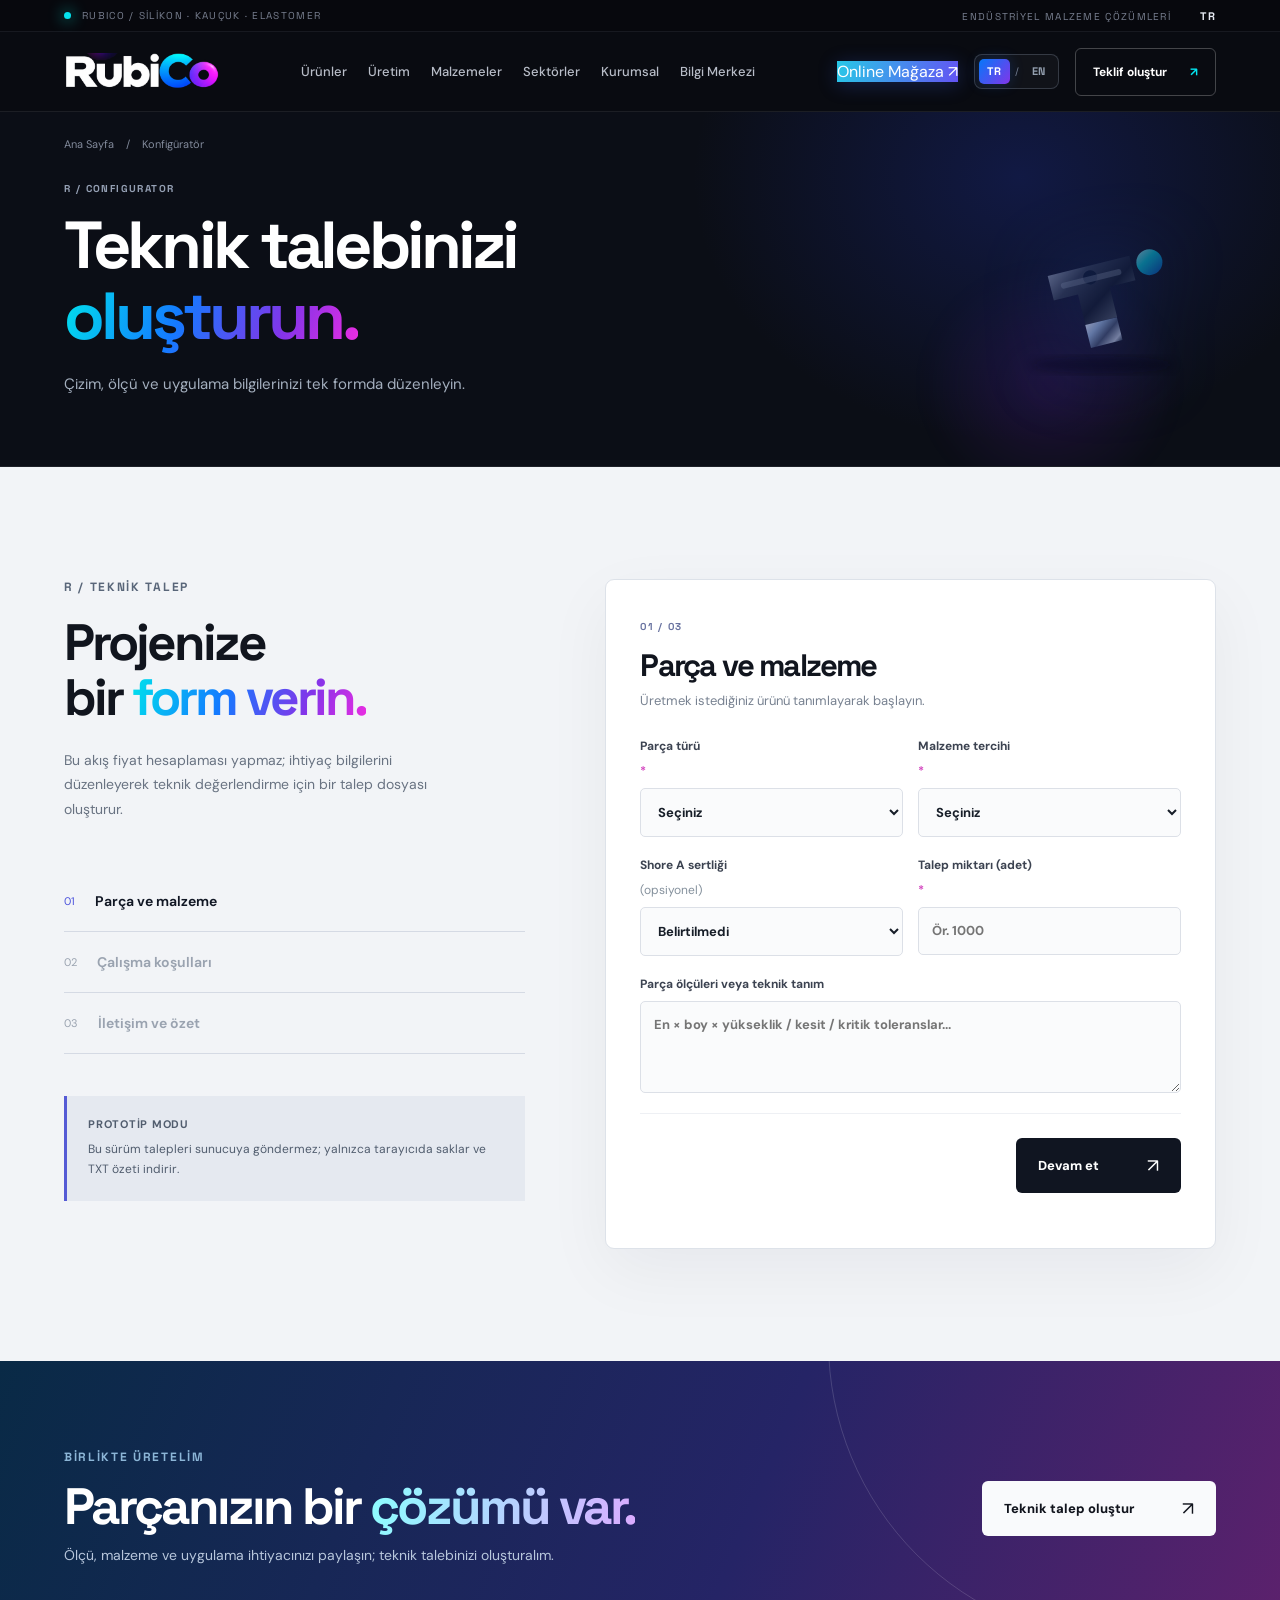
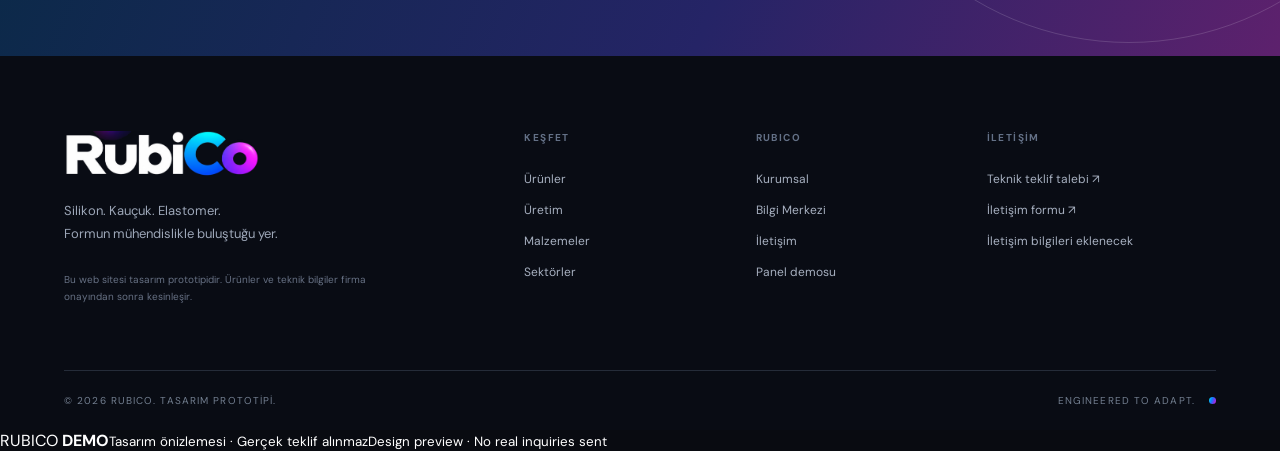
<file: konfigurator.html>
<!doctype html><html lang="tr"><head><meta name="robots" content="noindex,nofollow,noarchive"><meta charset="UTF-8"><meta name="viewport" content="width=device-width,initial-scale=1"><meta name="theme-color" content="#0a0b11"><meta name="description" content="Rubico teknik parça ve elastomer talep konfigüratörü demo."><title>Teknik Teklif Konfigüratörü | RUBICO</title><link rel="icon" type="image/png" href="assets/rubico-symbol.png"><link rel="stylesheet" href="styles.css"><script defer src="translations.js"></script><script defer src="i18n.js"></script><script defer src="site.js"></script><link rel="stylesheet" href="shop.css"></head><body data-page="config"><div class="topline"><div class="container top-flex"><span><i class="micro-pulse"></i>RUBICO / SİLİKON · KAUÇUK · ELASTOMER</span><span>ENDÜSTRİYEL MALZEME ÇÖZÜMLERİ <b class="top-lang-indicator" aria-label="Current language">TR</b></span></div></div>
    <header class="header" id="siteHeader"><div class="container nav-wrap">
      <a href="index.html" class="logo" aria-label="Rubico ana sayfa"><img src="assets/rubico-wordmark.png" alt="RubiCo"></a>
      <nav class="desktop-nav" aria-label="Ana menü"><a href="urunler.html" class="">Ürünler</a><a href="uretim.html" class="">Üretim</a><a href="malzemeler.html" class="">Malzemeler</a><a href="sektorler.html" class="">Sektörler</a><a href="kurumsal.html" class="">Kurumsal</a><a href="bilgi-merkezi.html" class="">Bilgi Merkezi</a></nav>
      <div class="nav-actions"><a class="nav-shop" href="magaza.html">Online Mağaza ↗</a><div class="lang-switch" role="group" aria-label="Language / Dil"><button type="button" class="lang-option" data-set-lang="tr" aria-label="Türkçe">TR</button><span class="lang-divider" aria-hidden="true">/</span><button type="button" class="lang-option" data-set-lang="en" aria-label="English">EN</button></div><a class="nav-quote" href="konfigurator.html">Teklif oluştur <span aria-hidden="true">↗</span></a><button class="menu-button" id="menuButton" aria-expanded="false" aria-controls="mobileMenu" aria-label="Menüyü aç"><span></span><span></span></button></div>
    </div><nav class="mobile-nav" id="mobileMenu" aria-label="Mobil menü"><a href="magaza.html">🛍 Online Mağaza</a><a href="sepet.html">Sepetim</a><a href="urunler.html" class="">Ürünler</a><a href="uretim.html" class="">Üretim</a><a href="malzemeler.html" class="">Malzemeler</a><a href="sektorler.html" class="">Sektörler</a><a href="kurumsal.html" class="">Kurumsal</a><a href="bilgi-merkezi.html" class="">Bilgi Merkezi</a><a class="mobile-quote" href="konfigurator.html">Teklif oluştur ↗</a><a href="iletisim.html">İletişim</a><div class="mobile-language"><span>LANGUAGE / DİL</span><div class="lang-switch" role="group" aria-label="Language / Dil"><button type="button" class="lang-option" data-set-lang="tr" aria-label="Türkçe">TR</button><span class="lang-divider" aria-hidden="true">/</span><button type="button" class="lang-option" data-set-lang="en" aria-label="English">EN</button></div></div></nav></header><main><section class="page-hero"><div class="page-hero-glow"></div><div class="container"><div class="breadcrumb"><a href="index.html">Ana Sayfa</a><span>/</span><span>Konfigüratör</span></div><div class="pagehero-content"><div><div class="eyebrow">R / CONFIGURATOR</div><h1>Teknik talebinizi<br><em>oluşturun.</em></h1><p>Çizim, ölçü ve uygulama bilgilerinizi tek formda düzenleyin.</p></div><img class="pagehero-icon" src="assets/product-custom.svg" alt="" /></div></div></section><section class="section-pad form-section"><div class="container"><div class="config-page-grid"><div class="config-aside"><div class="eyebrow dark-label">R / TEKNİK TALEP</div><h2>Projenize<br>bir <em>form verin.</em></h2><p>Bu akış fiyat hesaplaması yapmaz; ihtiyaç bilgilerini düzenleyerek teknik değerlendirme için bir talep dosyası oluşturur.</p><div class="progress-steps"><div class="step active" data-step-nav="1"><span>01</span><b>Parça ve malzeme</b></div><div class="step" data-step-nav="2"><span>02</span><b>Çalışma koşulları</b></div><div class="step" data-step-nav="3"><span>03</span><b>İletişim ve özet</b></div></div><div class="prototype-note">PROTOTİP MODU<br><small>Bu sürüm talepleri sunucuya göndermez; yalnızca tarayıcıda saklar ve TXT özeti indirir.</small></div></div><form id="configForm" class="config-form" novalidate><div class="form-card"><div class="step-panel" data-step="1"><div class="form-head"><span>01 / 03</span><h3>Parça ve malzeme</h3><p>Üretmek istediğiniz ürünü tanımlayarak başlayın.</p></div><div class="form-row"><label>Parça türü <em>*</em><select name="parca" required><option value="">Seçiniz</option><option value="Profil / Fitil">Profil / Fitil</option><option value="Conta / O-Ring">Conta / O-Ring</option><option value="Hortum / Boru">Hortum / Boru</option><option value="Kalıplı Parça">Kalıplı Parça</option><option value="Levha / Şerit">Levha / Şerit</option><option value="Titreşim Takozu">Titreşim Takozu</option><option value="Körük / Diyafram">Körük / Diyafram</option><option value="Özel Teknik Parça">Özel Teknik Parça</option></select></label><label>Malzeme tercihi <em>*</em><select name="malzeme" required><option value="">Seçiniz</option><option value="Silikon (VMQ)">Silikon (VMQ)</option><option value="EPDM">EPDM</option><option value="NBR">NBR</option><option value="FKM">FKM</option><option value="CR">CR</option><option value="TPE">TPE</option><option value="Bilmiyorum / teknik öneri">Bilmiyorum / teknik öneri</option></select></label></div><div class="form-row"><label>Shore A sertliği <span>(opsiyonel)</span><select name="sertlik"><option value="">Belirtilmedi</option><option value="30 Shore A">30 Shore A</option><option value="40 Shore A">40 Shore A</option><option value="50 Shore A">50 Shore A</option><option value="60 Shore A">60 Shore A</option><option value="70 Shore A">70 Shore A</option><option value="80 Shore A">80 Shore A</option><option value="90 Shore A">90 Shore A</option><option value="Teknik öneri istiyorum">Teknik öneri istiyorum</option></select></label><label>Talep miktarı (adet) <em>*</em><input name="adet" type="number" required min="1" placeholder="Ör. 1000" step="1"></label></div><label>Parça ölçüleri veya teknik tanım<textarea name="olcu" rows="3" placeholder="En × boy × yükseklik / kesit / kritik toleranslar..."></textarea></label></div><div class="step-panel" data-step="2" hidden><div class="form-head"><span>02 / 03</span><h3>Çalışma koşulları</h3><p>Malzeme seçimini etkileyen çevresel ve teknik detayları paylaşın.</p></div><div class="form-row"><label>Kullanım sektörü<select name="sektor"><option value="">Seçiniz</option><option value="Otomotiv &amp; Ulaşım">Otomotiv & Ulaşım</option><option value="Makine &amp; Ekipman">Makine & Ekipman</option><option value="Yapı &amp; Altyapı">Yapı & Altyapı</option><option value="Gıda Ekipmanları">Gıda Ekipmanları</option><option value="Elektrik &amp; Elektronik">Elektrik & Elektronik</option><option value="Genel Endüstri">Genel Endüstri</option><option value="Diğer">Diğer</option></select></label><label>Çalışma sıcaklığı<input name="sicaklik" type="text" placeholder="Ör. -20°C / +110°C"></label></div><label>Temas edilen ortam / akışkan<input name="ortam" type="text" placeholder="Su, yağ, dış ortam, solvent vb."></label><label>Uygulama bilgisi<textarea name="aciklama" rows="4" placeholder="Parçanın kullanım amacı, çalışma şekli ve özel beklentiler..."></textarea></label><div class="file-input"><div>⤒ <strong>Teknik çizim / fotoğraf seç</strong><span>PDF, STEP, STP, DXF, DWG, PNG, JPG — en fazla 10 MB</span></div><input id="drawingFile" type="file" name="dosya" accept=".pdf,.step,.stp,.dxf,.dwg,.png,.jpg,.jpeg" aria-label="Dosya seç"><small id="fileStatus">Henüz dosya seçilmedi</small></div></div><div class="step-panel" data-step="3" hidden><div class="form-head"><span>03 / 03</span><h3>İletişim ve özet</h3><p>Bilgilerinizi kontrol ederek demo talebinizi tamamlayın.</p></div><div class="form-row"><label>Ad soyad <em>*</em><input name="ad" required autocomplete="name" placeholder="Adınız soyadınız"></label><label>Firma <em>*</em><input name="firma" required placeholder="Şirket / kurum"></label></div><div class="form-row"><label>E-posta <em>*</em><input name="eposta" type="email" required autocomplete="email" placeholder="ornek@firma.com"></label><label>Telefon<input name="telefon" type="tel" autocomplete="tel" placeholder="+90 ..."></label></div><div class="summary-box" id="configSummary"><span>TALEP ÖZETİ</span><p>Ürün bilgilerini tamamladıktan sonra özet burada görünecek.</p></div><label class="checklabel"><input type="checkbox" name="demoOnay" required> <span>Bu formun demo olduğunu, bilgilerimin sadece bu tarayıcıda tutulacağını anladım. <em>*</em></span></label></div><div class="form-buttons"><button type="button" class="btn btn-outline-dark" id="prevStep" hidden>← Geri</button><button type="button" class="btn btn-dark" id="nextStep">Devam et <span>↗</span></button><button type="submit" class="btn btn-gradient dark-ink" id="submitConfig" hidden>Demo talebi oluştur ↗</button></div><div class="form-feedback" id="configFeedback" role="alert"></div></div></form></div><div class="quote-success" id="quoteSuccess" hidden><div class="success-icon">✓</div><h3>Talep özeti hazır.</h3><p>Demo talebiniz bu tarayıcıda kaydedildi. Gerçek Rubico ekibine gönderim yapılmadı.</p><div id="quoteReference"></div><div class="success-buttons"><button type="button" id="downloadSummary" class="btn btn-dark">TXT özetini indir ↓</button><a class="btn btn-outline-dark" href="admin.html">Panel demosunda görüntüle ↗</a><a class="text-btn dark-text" href="konfigurator.html">Yeni talep ↗</a></div></div></div></section></main><section class="next-step"><div class="container next-inner"><div><div class="eyebrow">BİRLİKTE ÜRETELİM</div><h2>Parçanızın bir <em>çözümü var.</em></h2><p>Ölçü, malzeme ve uygulama ihtiyacınızı paylaşın; teknik talebinizi oluşturalım.</p></div><a class="btn btn-light" href="konfigurator.html">Teknik talep oluştur <span>↗</span></a></div></section>
<footer class="footer"><div class="container"><div class="footer-upper"><div class="footer-brand"><img src="assets/rubico-wordmark.png" alt="Rubico"><p>Silikon. Kauçuk. Elastomer.<br>Formun mühendislikle buluştuğu yer.</p><span class="small-print">Bu web sitesi tasarım prototipidir. Ürünler ve teknik bilgiler firma onayından sonra kesinleşir.</span></div><div class="footer-col"><strong>KEŞFET</strong><a href="urunler.html">Ürünler</a><a href="uretim.html">Üretim</a><a href="malzemeler.html">Malzemeler</a><a href="sektorler.html">Sektörler</a></div><div class="footer-col"><strong>RUBICO</strong><a href="kurumsal.html">Kurumsal</a><a href="bilgi-merkezi.html">Bilgi Merkezi</a><a href="iletisim.html">İletişim</a><a href="admin.html">Panel demosu</a></div><div class="footer-col"><strong>İLETİŞİM</strong><a href="konfigurator.html">Teknik teklif talebi ↗</a><a href="iletisim.html">İletişim formu ↗</a><span>İletişim bilgileri eklenecek</span></div></div><div class="footer-bottom"><span>© 2026 RUBICO. TASARIM PROTOTİPİ.</span><span>ENGINEERED TO ADAPT. <i class="gradient-dot"></i></span></div></div></footer><div class="toast" id="toast" role="status" aria-live="polite"></div><div class="rubico-demo-ribbon" role="note" aria-label="Demo preview"><span class="rubico-demo-dot" aria-hidden="true"></span><span>RUBICO <b>DEMO</b></span><small class="notice-tr">Tasarım önizlemesi · Gerçek teklif alınmaz</small><small class="notice-en">Design preview · No real inquiries sent</small></div></body></html>
</file>
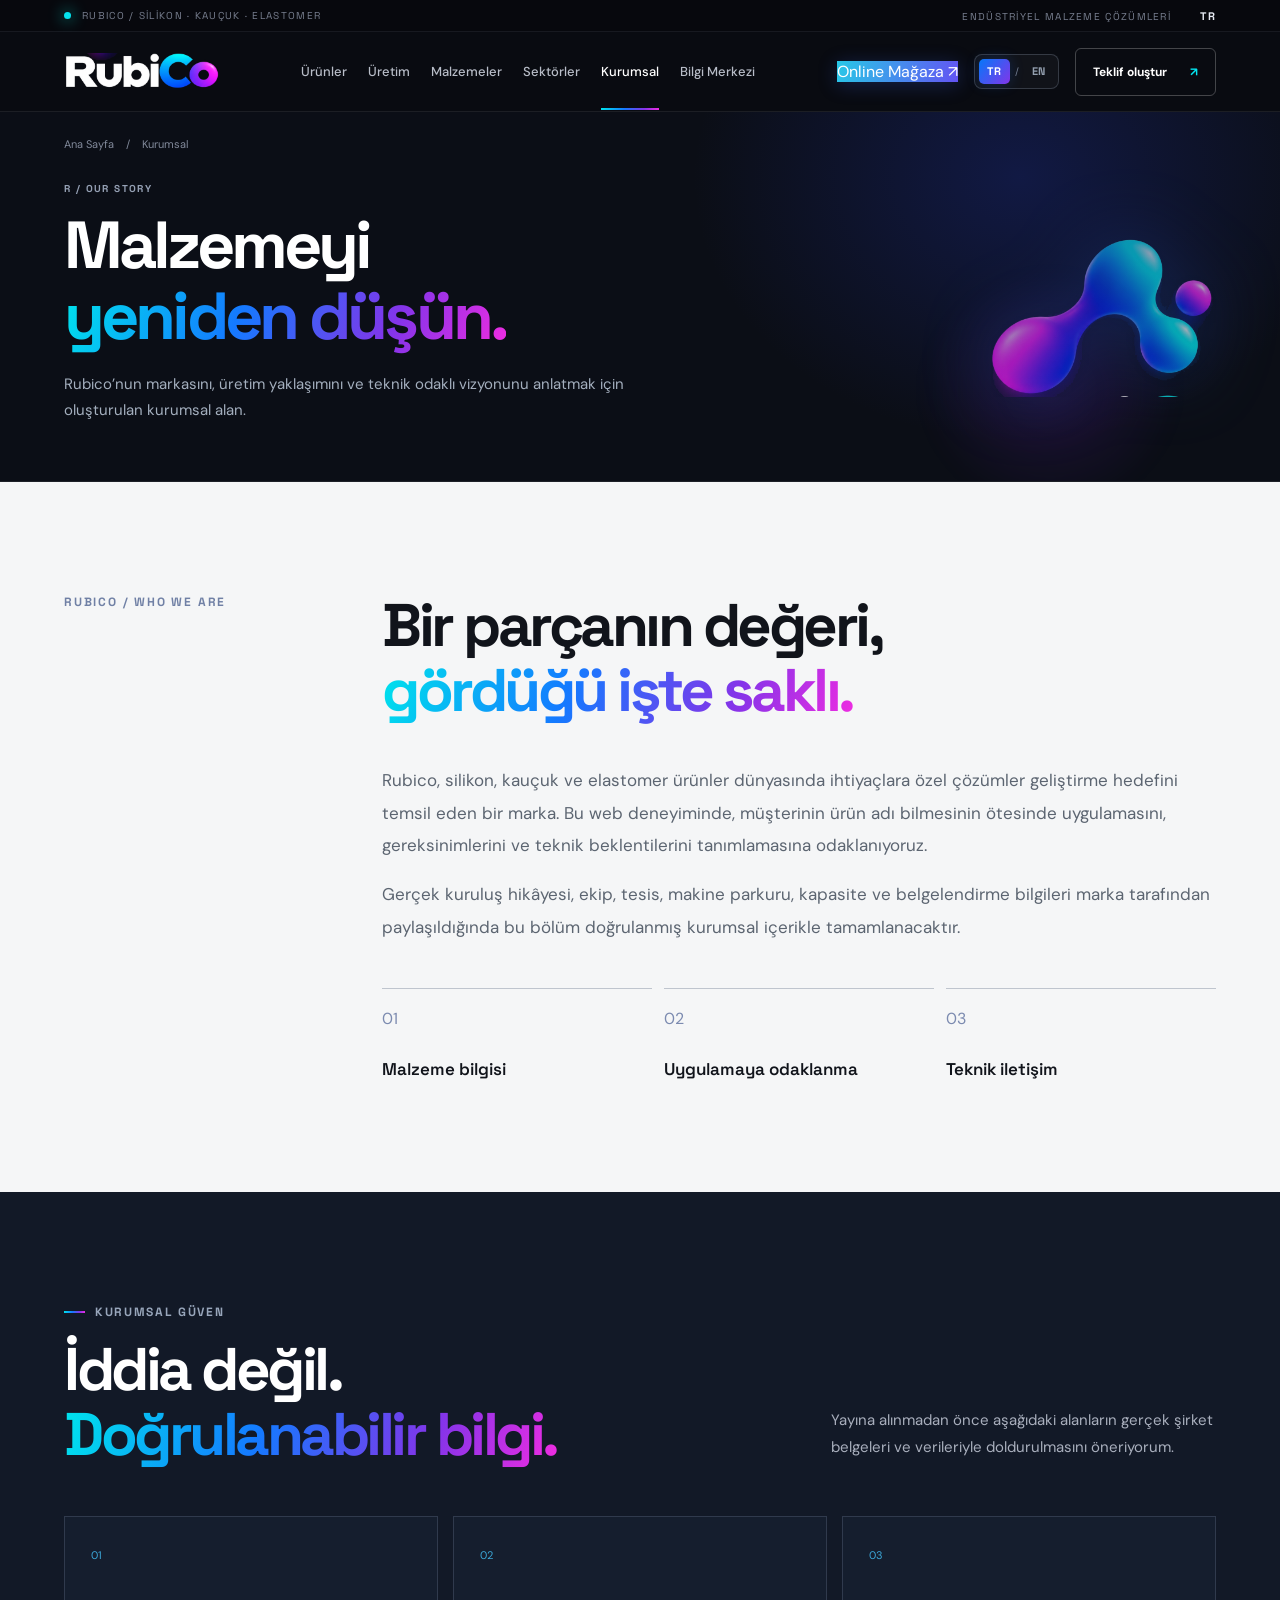
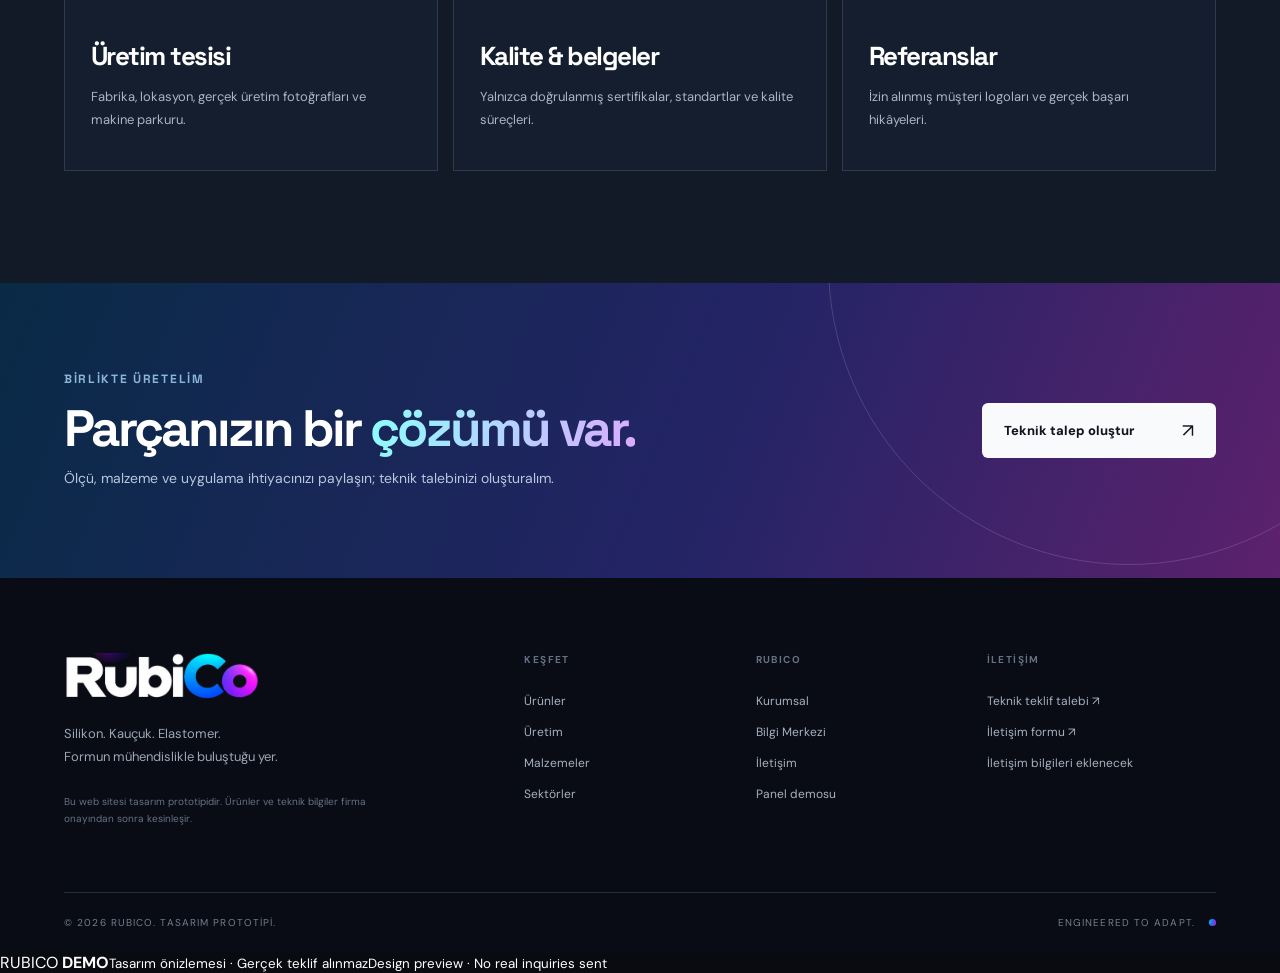
<file: kurumsal.html>
<!doctype html><html lang="tr"><head><meta name="robots" content="noindex,nofollow,noarchive"><meta charset="UTF-8"><meta name="viewport" content="width=device-width,initial-scale=1"><meta name="theme-color" content="#0a0b11"><meta name="description" content="Rubico kurumsal yaklaşımı, vizyon ve teknik üretim çözümleri."><title>Kurumsal | RUBICO</title><link rel="icon" type="image/png" href="assets/rubico-symbol.png"><link rel="stylesheet" href="styles.css"><script defer src="translations.js"></script><script defer src="i18n.js"></script><script defer src="site.js"></script><link rel="stylesheet" href="shop.css"></head><body data-page="corporate"><div class="topline"><div class="container top-flex"><span><i class="micro-pulse"></i>RUBICO / SİLİKON · KAUÇUK · ELASTOMER</span><span>ENDÜSTRİYEL MALZEME ÇÖZÜMLERİ <b class="top-lang-indicator" aria-label="Current language">TR</b></span></div></div>
    <header class="header" id="siteHeader"><div class="container nav-wrap">
      <a href="index.html" class="logo" aria-label="Rubico ana sayfa"><img src="assets/rubico-wordmark.png" alt="RubiCo"></a>
      <nav class="desktop-nav" aria-label="Ana menü"><a href="urunler.html" class="">Ürünler</a><a href="uretim.html" class="">Üretim</a><a href="malzemeler.html" class="">Malzemeler</a><a href="sektorler.html" class="">Sektörler</a><a href="kurumsal.html" class="active">Kurumsal</a><a href="bilgi-merkezi.html" class="">Bilgi Merkezi</a></nav>
      <div class="nav-actions"><a class="nav-shop" href="magaza.html">Online Mağaza ↗</a><div class="lang-switch" role="group" aria-label="Language / Dil"><button type="button" class="lang-option" data-set-lang="tr" aria-label="Türkçe">TR</button><span class="lang-divider" aria-hidden="true">/</span><button type="button" class="lang-option" data-set-lang="en" aria-label="English">EN</button></div><a class="nav-quote" href="konfigurator.html">Teklif oluştur <span aria-hidden="true">↗</span></a><button class="menu-button" id="menuButton" aria-expanded="false" aria-controls="mobileMenu" aria-label="Menüyü aç"><span></span><span></span></button></div>
    </div><nav class="mobile-nav" id="mobileMenu" aria-label="Mobil menü"><a href="magaza.html">🛍 Online Mağaza</a><a href="sepet.html">Sepetim</a><a href="urunler.html" class="">Ürünler</a><a href="uretim.html" class="">Üretim</a><a href="malzemeler.html" class="">Malzemeler</a><a href="sektorler.html" class="">Sektörler</a><a href="kurumsal.html" class="active">Kurumsal</a><a href="bilgi-merkezi.html" class="">Bilgi Merkezi</a><a class="mobile-quote" href="konfigurator.html">Teklif oluştur ↗</a><a href="iletisim.html">İletişim</a><div class="mobile-language"><span>LANGUAGE / DİL</span><div class="lang-switch" role="group" aria-label="Language / Dil"><button type="button" class="lang-option" data-set-lang="tr" aria-label="Türkçe">TR</button><span class="lang-divider" aria-hidden="true">/</span><button type="button" class="lang-option" data-set-lang="en" aria-label="English">EN</button></div></div></nav></header><main><section class="page-hero"><div class="page-hero-glow"></div><div class="container"><div class="breadcrumb"><a href="index.html">Ana Sayfa</a><span>/</span><span>Kurumsal</span></div><div class="pagehero-content"><div><div class="eyebrow">R / OUR STORY</div><h1>Malzemeyi<br><em>yeniden düşün.</em></h1><p>Rubico’nun markasını, üretim yaklaşımını ve teknik odaklı vizyonunu anlatmak için oluşturulan kurumsal alan.</p></div><img class="pagehero-icon" src="assets/rubico-symbol.png" alt="" /></div></div></section><section class="section-pad light-section"><div class="container corporate-layout"><div class="vertical-kicker">RUBICO / WHO WE ARE</div><div><h2>Bir parçanın değeri,<br><em>gördüğü işte saklı.</em></h2><p>Rubico, silikon, kauçuk ve elastomer ürünler dünyasında ihtiyaçlara özel çözümler geliştirme hedefini temsil eden bir marka. Bu web deneyiminde, müşterinin ürün adı bilmesinin ötesinde uygulamasını, gereksinimlerini ve teknik beklentilerini tanımlamasına odaklanıyoruz.</p><p>Gerçek kuruluş hikâyesi, ekip, tesis, makine parkuru, kapasite ve belgelendirme bilgileri marka tarafından paylaşıldığında bu bölüm doğrulanmış kurumsal içerikle tamamlanacaktır.</p><div class="corporate-values"><div><span>01</span><b>Malzeme bilgisi</b></div><div><span>02</span><b>Uygulamaya odaklanma</b></div><div><span>03</span><b>Teknik iletişim</b></div></div></div></div></section><section class="section-pad dark-corporate"><div class="container"><div class="section-head "><div><div class="kicker"><span></span>KURUMSAL GÜVEN</div><h2>İddia değil.<br><em>Doğrulanabilir bilgi.</em></h2></div><p>Yayına alınmadan önce aşağıdaki alanların gerçek şirket belgeleri ve verileriyle doldurulmasını öneriyorum.</p></div><div class="evidence-grid"><div><span>01</span><h3>Üretim tesisi</h3><p>Fabrika, lokasyon, gerçek üretim fotoğrafları ve makine parkuru.</p></div><div><span>02</span><h3>Kalite & belgeler</h3><p>Yalnızca doğrulanmış sertifikalar, standartlar ve kalite süreçleri.</p></div><div><span>03</span><h3>Referanslar</h3><p>İzin alınmış müşteri logoları ve gerçek başarı hikâyeleri.</p></div></div></div></section></main><section class="next-step"><div class="container next-inner"><div><div class="eyebrow">BİRLİKTE ÜRETELİM</div><h2>Parçanızın bir <em>çözümü var.</em></h2><p>Ölçü, malzeme ve uygulama ihtiyacınızı paylaşın; teknik talebinizi oluşturalım.</p></div><a class="btn btn-light" href="konfigurator.html">Teknik talep oluştur <span>↗</span></a></div></section>
<footer class="footer"><div class="container"><div class="footer-upper"><div class="footer-brand"><img src="assets/rubico-wordmark.png" alt="Rubico"><p>Silikon. Kauçuk. Elastomer.<br>Formun mühendislikle buluştuğu yer.</p><span class="small-print">Bu web sitesi tasarım prototipidir. Ürünler ve teknik bilgiler firma onayından sonra kesinleşir.</span></div><div class="footer-col"><strong>KEŞFET</strong><a href="urunler.html">Ürünler</a><a href="uretim.html">Üretim</a><a href="malzemeler.html">Malzemeler</a><a href="sektorler.html">Sektörler</a></div><div class="footer-col"><strong>RUBICO</strong><a href="kurumsal.html">Kurumsal</a><a href="bilgi-merkezi.html">Bilgi Merkezi</a><a href="iletisim.html">İletişim</a><a href="admin.html">Panel demosu</a></div><div class="footer-col"><strong>İLETİŞİM</strong><a href="konfigurator.html">Teknik teklif talebi ↗</a><a href="iletisim.html">İletişim formu ↗</a><span>İletişim bilgileri eklenecek</span></div></div><div class="footer-bottom"><span>© 2026 RUBICO. TASARIM PROTOTİPİ.</span><span>ENGINEERED TO ADAPT. <i class="gradient-dot"></i></span></div></div></footer><div class="toast" id="toast" role="status" aria-live="polite"></div><div class="rubico-demo-ribbon" role="note" aria-label="Demo preview"><span class="rubico-demo-dot" aria-hidden="true"></span><span>RUBICO <b>DEMO</b></span><small class="notice-tr">Tasarım önizlemesi · Gerçek teklif alınmaz</small><small class="notice-en">Design preview · No real inquiries sent</small></div></body></html>
</file>
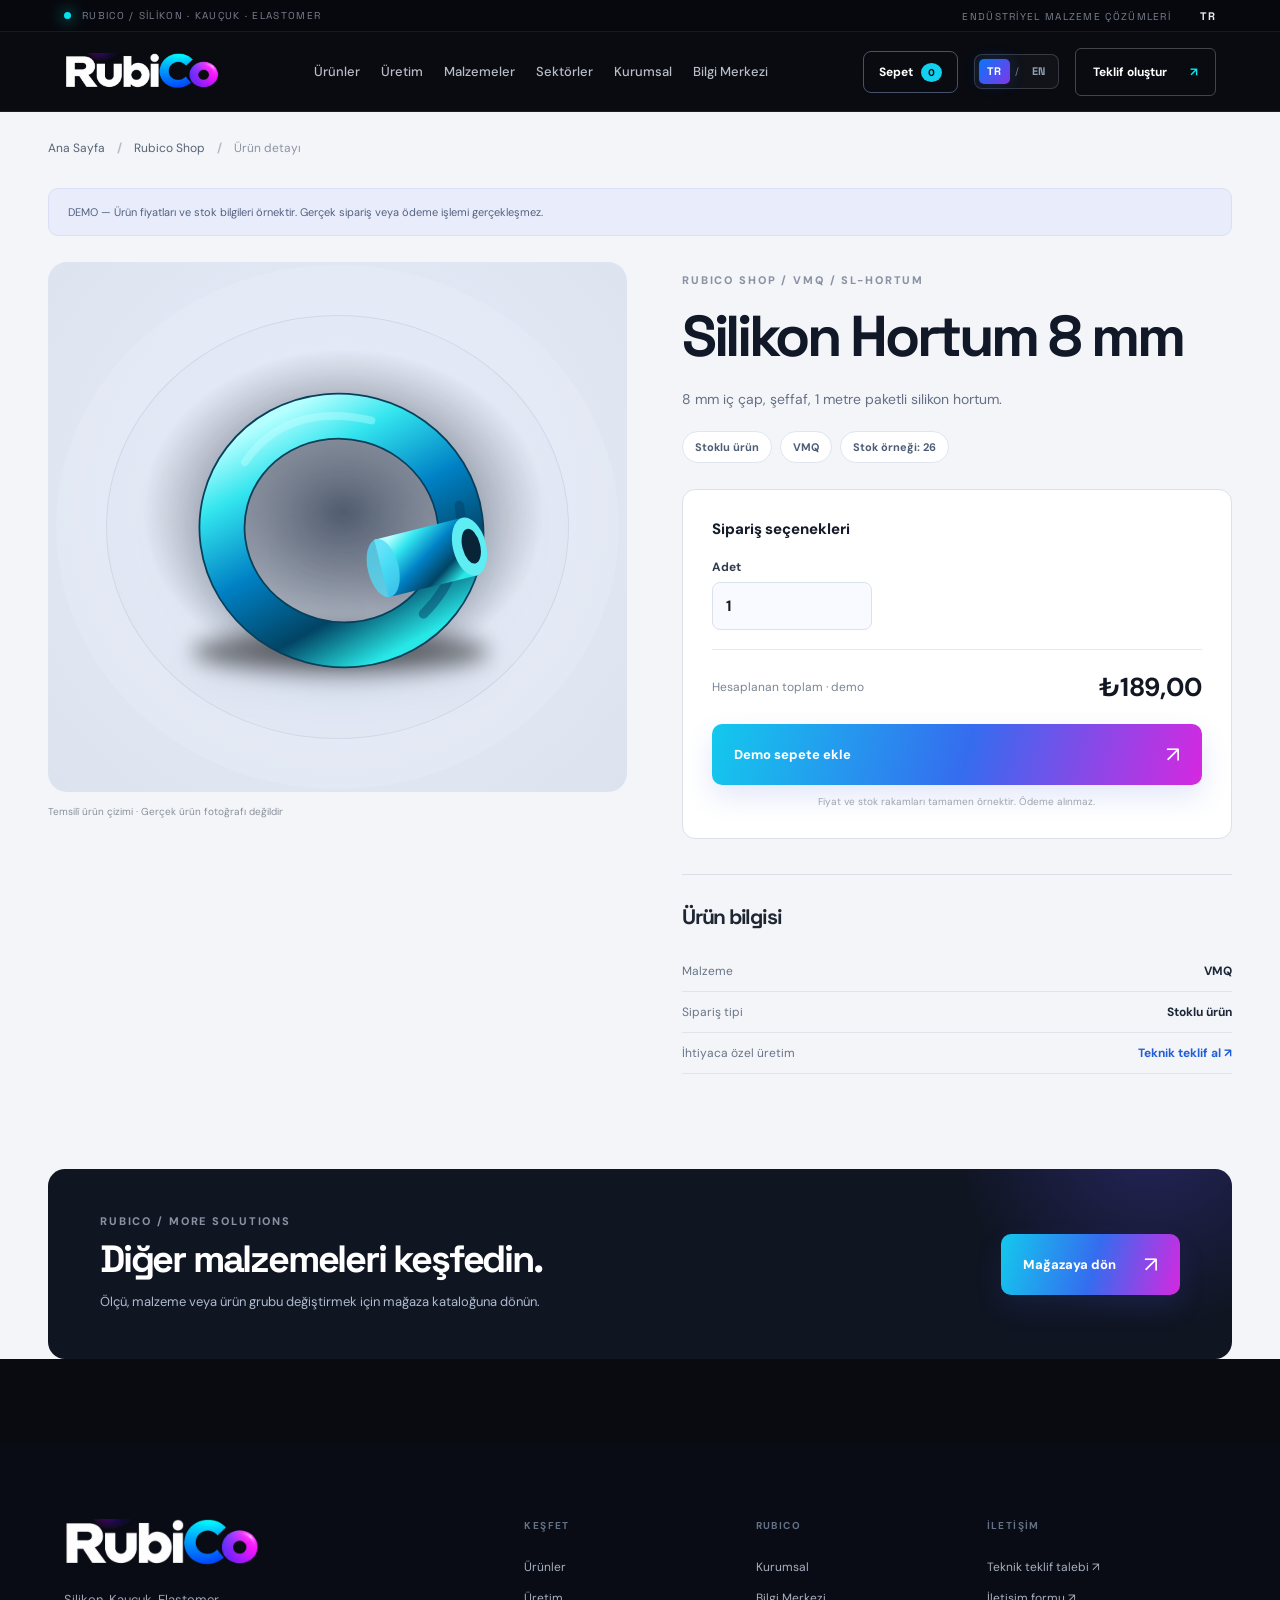
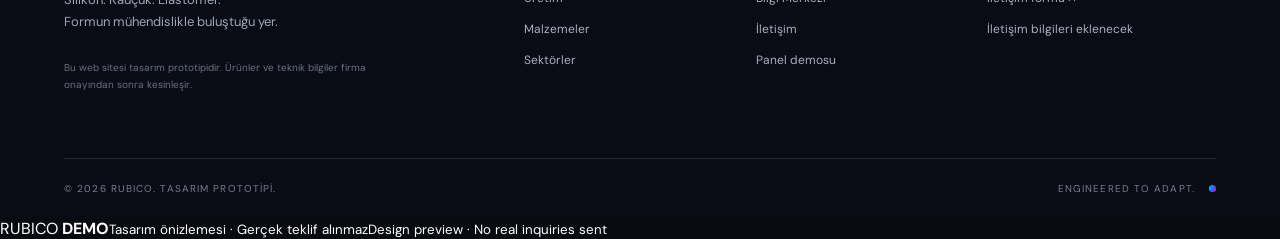
<file: magaza-urun.html>
<!doctype html><html lang="tr"><head><meta charset="UTF-8"><meta name="robots" content="noindex,nofollow,noarchive"><meta name="viewport" content="width=device-width,initial-scale=1"><meta name="theme-color" content="#0a0b11"><meta name="description" content="Rubico Shop - stoklu ve özel ölçü ürünleri için interaktif e-ticaret demo tasarımı."><title>Ürün Detayı | RUBICO SHOP</title><link rel="icon" type="image/png" href="assets/rubico-symbol.png"><link rel="stylesheet" href="styles.css"><link rel="stylesheet" href="shop.css"><script defer src="translations.js"></script><script defer src="i18n.js"></script><script defer src="site.js"></script><script defer src="shop.js"></script></head><body data-page="shopdetail"><div class="topline"><div class="container top-flex"><span><i class="micro-pulse"></i>RUBICO / SİLİKON · KAUÇUK · ELASTOMER</span><span>ENDÜSTRİYEL MALZEME ÇÖZÜMLERİ <b aria-label="Current language" class="top-lang-indicator">TR</b></span></div></div>
<header class="header" id="siteHeader"><div class="container nav-wrap">
<a aria-label="Rubico ana sayfa" class="logo" href="index.html"><img alt="RubiCo" src="assets/rubico-wordmark.png"/></a>
<nav aria-label="Ana menü" class="desktop-nav"><a class="" href="urunler.html">Ürünler</a><a class="" href="uretim.html">Üretim</a><a class="" href="malzemeler.html">Malzemeler</a><a class="" href="sektorler.html">Sektörler</a><a class="" href="kurumsal.html">Kurumsal</a><a class="" href="bilgi-merkezi.html">Bilgi Merkezi</a></nav>
<div class="nav-actions"><a class="shop-cart-link" href="sepet.html">Sepet <span class="shop-cart-count">0</span></a><div aria-label="Language / Dil" class="lang-switch" role="group"><button aria-label="Türkçe" class="lang-option" data-set-lang="tr" type="button">TR</button><span aria-hidden="true" class="lang-divider">/</span><button aria-label="English" class="lang-option" data-set-lang="en" type="button">EN</button></div><a class="nav-quote" href="konfigurator.html">Teklif oluştur <span aria-hidden="true">↗</span></a><button aria-controls="mobileMenu" aria-expanded="false" aria-label="Menüyü aç" class="menu-button" id="menuButton"><span></span><span></span></button></div>
</div><nav aria-label="Mobil menü" class="mobile-nav" id="mobileMenu"><a href="magaza.html">🛍 Online Mağaza</a><a href="sepet.html">Sepetim</a><a class="" href="urunler.html">Ürünler</a><a class="" href="uretim.html">Üretim</a><a class="" href="malzemeler.html">Malzemeler</a><a class="" href="sektorler.html">Sektörler</a><a class="" href="kurumsal.html">Kurumsal</a><a class="" href="bilgi-merkezi.html">Bilgi Merkezi</a><a class="mobile-quote" href="konfigurator.html">Teklif oluştur ↗</a><a href="iletisim.html">İletişim</a><div class="mobile-language"><span>LANGUAGE / DİL</span><div aria-label="Language / Dil" class="lang-switch" role="group"><button aria-label="Türkçe" class="lang-option" data-set-lang="tr" type="button">TR</button><span aria-hidden="true" class="lang-divider">/</span><button aria-label="English" class="lang-option" data-set-lang="en" type="button">EN</button></div></div></nav></header><main class="shop-surface"><div class="shop-container"><div class="shop-crumb"><a href="index.html">Ana Sayfa</a><b>/</b><a href="magaza.html">Rubico Shop</a><b>/</b>Ürün detayı</div><div class="shop-demo-note">DEMO — Ürün fiyatları ve stok bilgileri örnektir. Gerçek sipariş veya ödeme işlemi gerçekleşmez.</div><div class="shop-detail-main" id="shopDetail"></div><div class="shop-bridge"><div><div class="shop-overline">RUBICO / MORE SOLUTIONS</div><h2>Diğer malzemeleri keşfedin.</h2><p>Ölçü, malzeme veya ürün grubu değiştirmek için mağaza kataloğuna dönün.</p></div><a class="shop-primary" href="magaza.html">Mağazaya dön <span>↗</span></a></div></div></main><footer class="footer"><div class="container"><div class="footer-upper"><div class="footer-brand"><img alt="Rubico" src="assets/rubico-wordmark.png"/><p>Silikon. Kauçuk. Elastomer.<br/>Formun mühendislikle buluştuğu yer.</p><span class="small-print">Bu web sitesi tasarım prototipidir. Ürünler ve teknik bilgiler firma onayından sonra kesinleşir.</span></div><div class="footer-col"><strong>KEŞFET</strong><a href="urunler.html">Ürünler</a><a href="uretim.html">Üretim</a><a href="malzemeler.html">Malzemeler</a><a href="sektorler.html">Sektörler</a></div><div class="footer-col"><strong>RUBICO</strong><a href="kurumsal.html">Kurumsal</a><a href="bilgi-merkezi.html">Bilgi Merkezi</a><a href="iletisim.html">İletişim</a><a href="admin.html">Panel demosu</a></div><div class="footer-col"><strong>İLETİŞİM</strong><a href="konfigurator.html">Teknik teklif talebi ↗</a><a href="iletisim.html">İletişim formu ↗</a><span>İletişim bilgileri eklenecek</span></div></div><div class="footer-bottom"><span>© 2026 RUBICO. TASARIM PROTOTİPİ.</span><span>ENGINEERED TO ADAPT. <i class="gradient-dot"></i></span></div></div></footer><div aria-label="Demo preview" class="rubico-demo-ribbon" role="note"><span aria-hidden="true" class="rubico-demo-dot"></span><span>RUBICO <b>DEMO</b></span><small class="notice-tr">Tasarım önizlemesi · Gerçek teklif alınmaz</small><small class="notice-en">Design preview · No real inquiries sent</small></div><div class="shop-alert" id="shopAlert" role="status" aria-live="polite"></div></body></html>
</file>
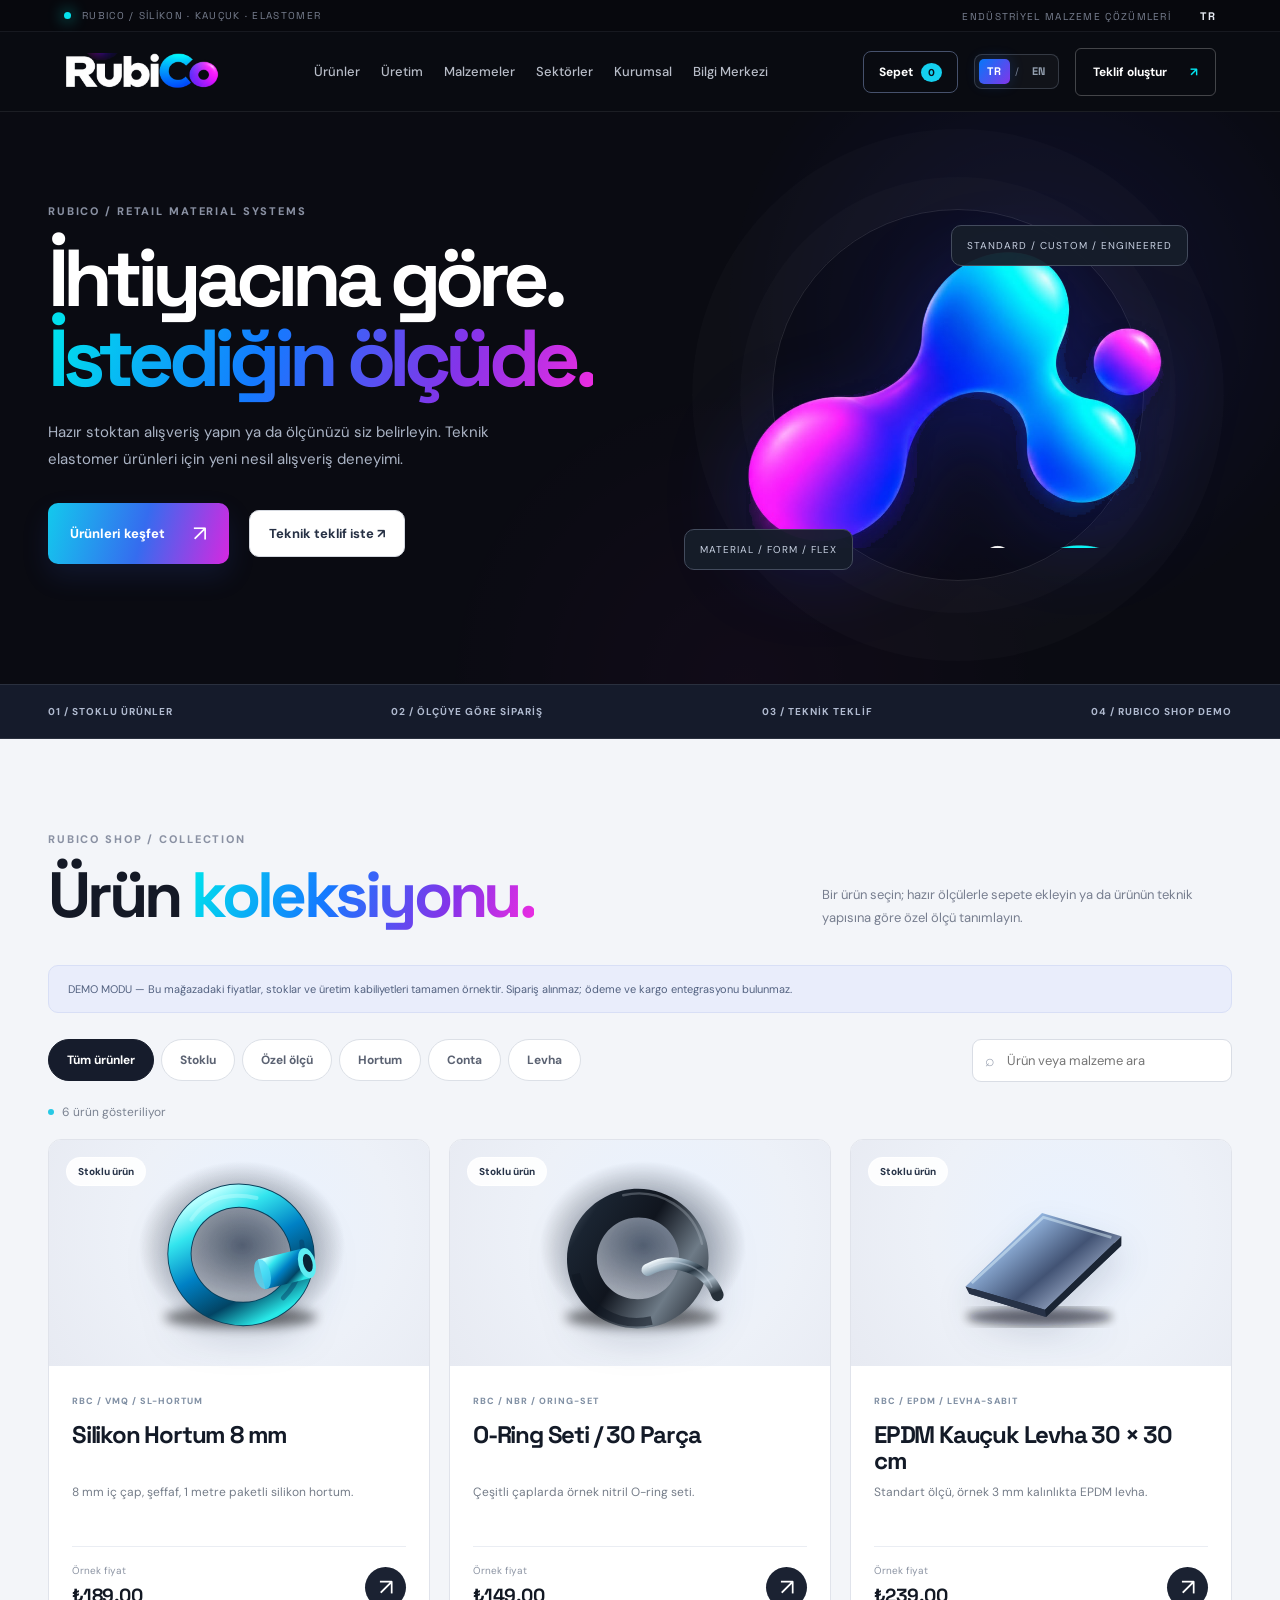
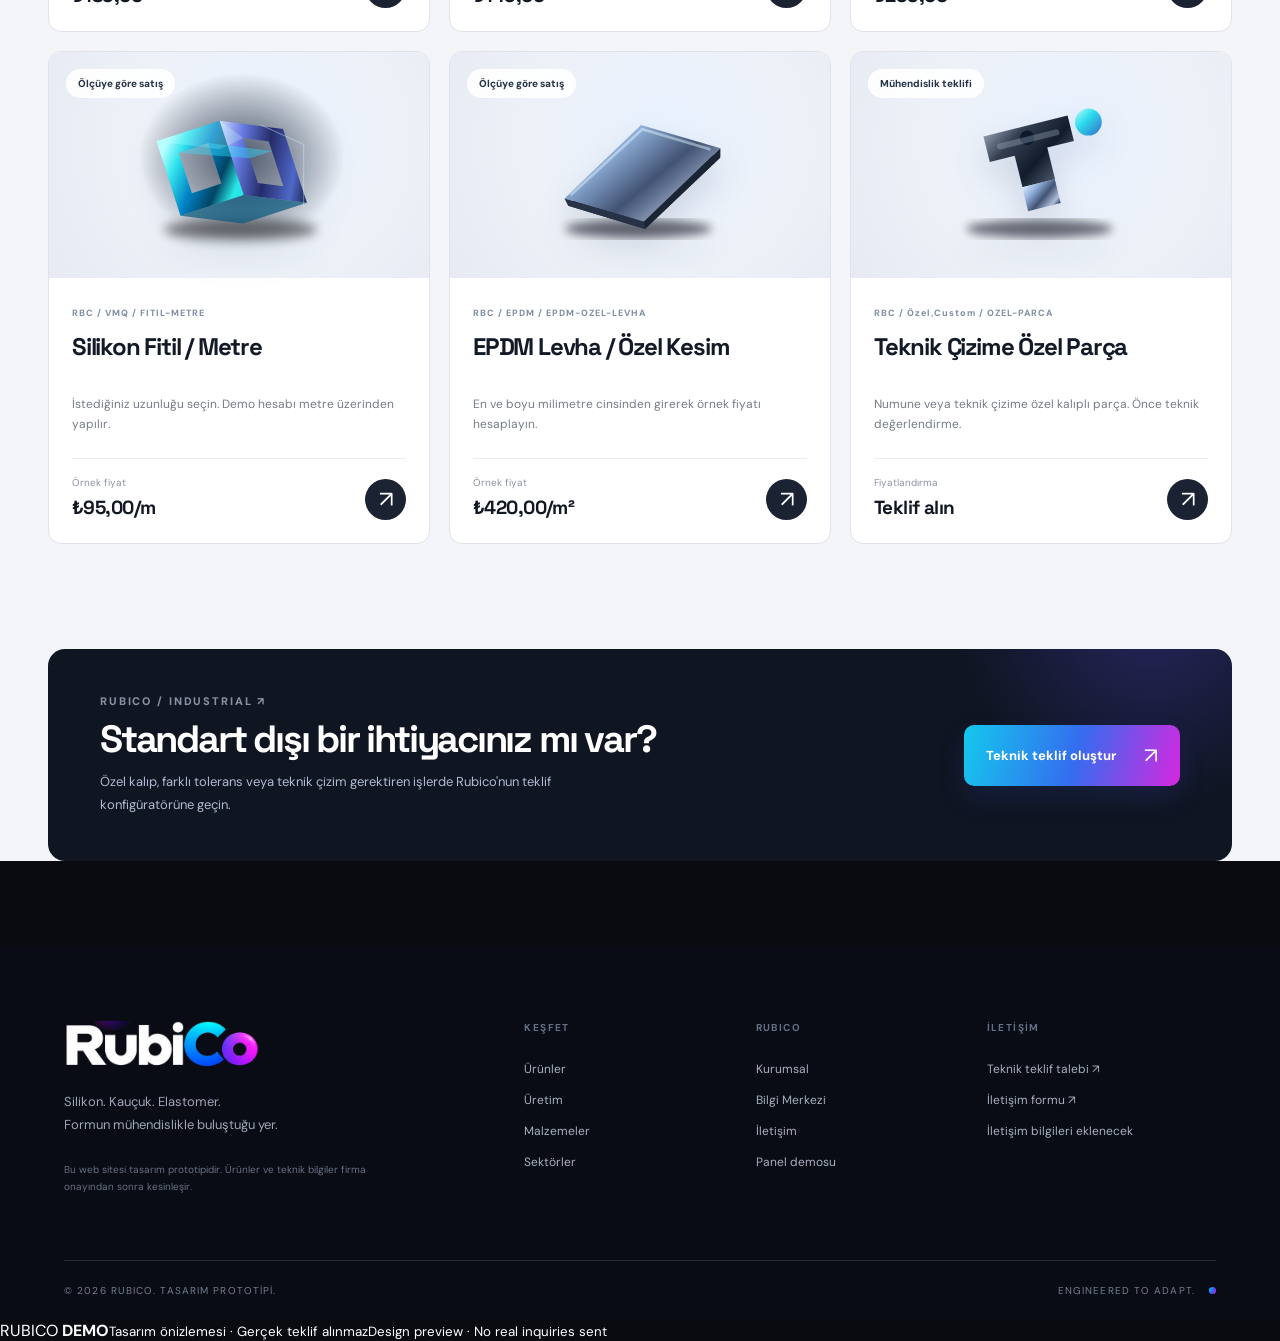
<file: magaza.html>
<!doctype html><html lang="tr"><head><meta charset="UTF-8"><meta name="robots" content="noindex,nofollow,noarchive"><meta name="viewport" content="width=device-width,initial-scale=1"><meta name="theme-color" content="#0a0b11"><meta name="description" content="Rubico Shop - stoklu ve özel ölçü ürünleri için interaktif e-ticaret demo tasarımı."><title>Online Mağaza | RUBICO SHOP</title><link rel="icon" type="image/png" href="assets/rubico-symbol.png"><link rel="stylesheet" href="styles.css"><link rel="stylesheet" href="shop.css"><script defer src="translations.js"></script><script defer src="i18n.js"></script><script defer src="site.js"></script><script defer src="shop.js"></script></head><body data-page="shop"><div class="topline"><div class="container top-flex"><span><i class="micro-pulse"></i>RUBICO / SİLİKON · KAUÇUK · ELASTOMER</span><span>ENDÜSTRİYEL MALZEME ÇÖZÜMLERİ <b aria-label="Current language" class="top-lang-indicator">TR</b></span></div></div>
<header class="header" id="siteHeader"><div class="container nav-wrap">
<a aria-label="Rubico ana sayfa" class="logo" href="index.html"><img alt="RubiCo" src="assets/rubico-wordmark.png"/></a>
<nav aria-label="Ana menü" class="desktop-nav"><a class="" href="urunler.html">Ürünler</a><a class="" href="uretim.html">Üretim</a><a class="" href="malzemeler.html">Malzemeler</a><a class="" href="sektorler.html">Sektörler</a><a class="" href="kurumsal.html">Kurumsal</a><a class="" href="bilgi-merkezi.html">Bilgi Merkezi</a></nav>
<div class="nav-actions"><a class="shop-cart-link" href="sepet.html">Sepet <span class="shop-cart-count">0</span></a><div aria-label="Language / Dil" class="lang-switch" role="group"><button aria-label="Türkçe" class="lang-option" data-set-lang="tr" type="button">TR</button><span aria-hidden="true" class="lang-divider">/</span><button aria-label="English" class="lang-option" data-set-lang="en" type="button">EN</button></div><a class="nav-quote" href="konfigurator.html">Teklif oluştur <span aria-hidden="true">↗</span></a><button aria-controls="mobileMenu" aria-expanded="false" aria-label="Menüyü aç" class="menu-button" id="menuButton"><span></span><span></span></button></div>
</div><nav aria-label="Mobil menü" class="mobile-nav" id="mobileMenu"><a href="magaza.html">🛍 Online Mağaza</a><a href="sepet.html">Sepetim</a><a class="" href="urunler.html">Ürünler</a><a class="" href="uretim.html">Üretim</a><a class="" href="malzemeler.html">Malzemeler</a><a class="" href="sektorler.html">Sektörler</a><a class="" href="kurumsal.html">Kurumsal</a><a class="" href="bilgi-merkezi.html">Bilgi Merkezi</a><a class="mobile-quote" href="konfigurator.html">Teklif oluştur ↗</a><a href="iletisim.html">İletişim</a><div class="mobile-language"><span>LANGUAGE / DİL</span><div aria-label="Language / Dil" class="lang-switch" role="group"><button aria-label="Türkçe" class="lang-option" data-set-lang="tr" type="button">TR</button><span aria-hidden="true" class="lang-divider">/</span><button aria-label="English" class="lang-option" data-set-lang="en" type="button">EN</button></div></div></nav></header><main class="shop-surface"><section class="shop-hero"><div class="shop-container shop-hero-grid"><div class="shop-hero-text"><div class="shop-overline">RUBICO / RETAIL MATERIAL SYSTEMS</div><h1>İhtiyacına göre.<br><em>İstediğin ölçüde.</em></h1><p>Hazır stoktan alışveriş yapın ya da ölçünüzü siz belirleyin. Teknik elastomer ürünleri için yeni nesil alışveriş deneyimi.</p><div class="shop-hero-ctas"><a class="shop-primary" href="#urunler">Ürünleri keşfet <span>↗</span></a><a class="shop-secondary" href="konfigurator.html">Teknik teklif iste ↗</a></div></div><div class="shop-hero-art"><img src="assets/rubico-symbol.png" alt="Rubico akışkan marka sembolü"><div class="shop-float one">STANDARD / CUSTOM / ENGINEERED</div><div class="shop-float two">MATERIAL / FORM / FLEX</div></div></div></section>
<div class="shop-trust"><div class="shop-container shop-trust-flex"><span>01 / STOKLU ÜRÜNLER</span><span>02 / ÖLÇÜYE GÖRE SİPARİŞ</span><span>03 / TEKNİK TEKLİF</span><span>04 / RUBICO SHOP DEMO</span></div></div>
<section id="urunler" class="shop-listing"><div class="shop-container"><div class="shop-header-row"><div><span class="shop-overline">RUBICO SHOP / COLLECTION</span><h2>Ürün <em>koleksiyonu.</em></h2></div><p>Bir ürün seçin; hazır ölçülerle sepete ekleyin ya da ürünün teknik yapısına göre özel ölçü tanımlayın.</p></div>
<div class="shop-demo-note">DEMO MODU — Bu mağazadaki fiyatlar, stoklar ve üretim kabiliyetleri tamamen örnektir. Sipariş alınmaz; ödeme ve kargo entegrasyonu bulunmaz.</div>
<div class="shop-controls"><div class="shop-filters" id="shopFilters"><button type="button" data-shop-filter="all" class="active">Tüm ürünler</button><button type="button" data-shop-filter="ready">Stoklu</button><button type="button" data-shop-filter="custom">Özel ölçü</button><button type="button" data-shop-filter="hose">Hortum</button><button type="button" data-shop-filter="seal">Conta</button><button type="button" data-shop-filter="sheet">Levha</button></div><label class="shop-search"><span>⌕</span><input id="shopSearch" type="search" placeholder="Ürün veya malzeme ara" aria-label="Ürün ara"></label></div>
<div class="shop-result-line" id="shopResults">6 ürün gösteriliyor</div><div id="shopGrid" class="shop-grid"></div></div></section>
<div class="shop-container"><div class="shop-bridge"><div><div class="shop-overline">RUBICO / INDUSTRIAL ↗</div><h2>Standart dışı bir ihtiyacınız mı var?</h2><p>Özel kalıp, farklı tolerans veya teknik çizim gerektiren işlerde Rubico'nun teklif konfigüratörüne geçin.</p></div><a class="shop-primary" href="konfigurator.html">Teknik teklif oluştur <span>↗</span></a></div></div></main><footer class="footer"><div class="container"><div class="footer-upper"><div class="footer-brand"><img alt="Rubico" src="assets/rubico-wordmark.png"/><p>Silikon. Kauçuk. Elastomer.<br/>Formun mühendislikle buluştuğu yer.</p><span class="small-print">Bu web sitesi tasarım prototipidir. Ürünler ve teknik bilgiler firma onayından sonra kesinleşir.</span></div><div class="footer-col"><strong>KEŞFET</strong><a href="urunler.html">Ürünler</a><a href="uretim.html">Üretim</a><a href="malzemeler.html">Malzemeler</a><a href="sektorler.html">Sektörler</a></div><div class="footer-col"><strong>RUBICO</strong><a href="kurumsal.html">Kurumsal</a><a href="bilgi-merkezi.html">Bilgi Merkezi</a><a href="iletisim.html">İletişim</a><a href="admin.html">Panel demosu</a></div><div class="footer-col"><strong>İLETİŞİM</strong><a href="konfigurator.html">Teknik teklif talebi ↗</a><a href="iletisim.html">İletişim formu ↗</a><span>İletişim bilgileri eklenecek</span></div></div><div class="footer-bottom"><span>© 2026 RUBICO. TASARIM PROTOTİPİ.</span><span>ENGINEERED TO ADAPT. <i class="gradient-dot"></i></span></div></div></footer><div aria-label="Demo preview" class="rubico-demo-ribbon" role="note"><span aria-hidden="true" class="rubico-demo-dot"></span><span>RUBICO <b>DEMO</b></span><small class="notice-tr">Tasarım önizlemesi · Gerçek teklif alınmaz</small><small class="notice-en">Design preview · No real inquiries sent</small></div><div class="shop-alert" id="shopAlert" role="status" aria-live="polite"></div></body></html>
</file>
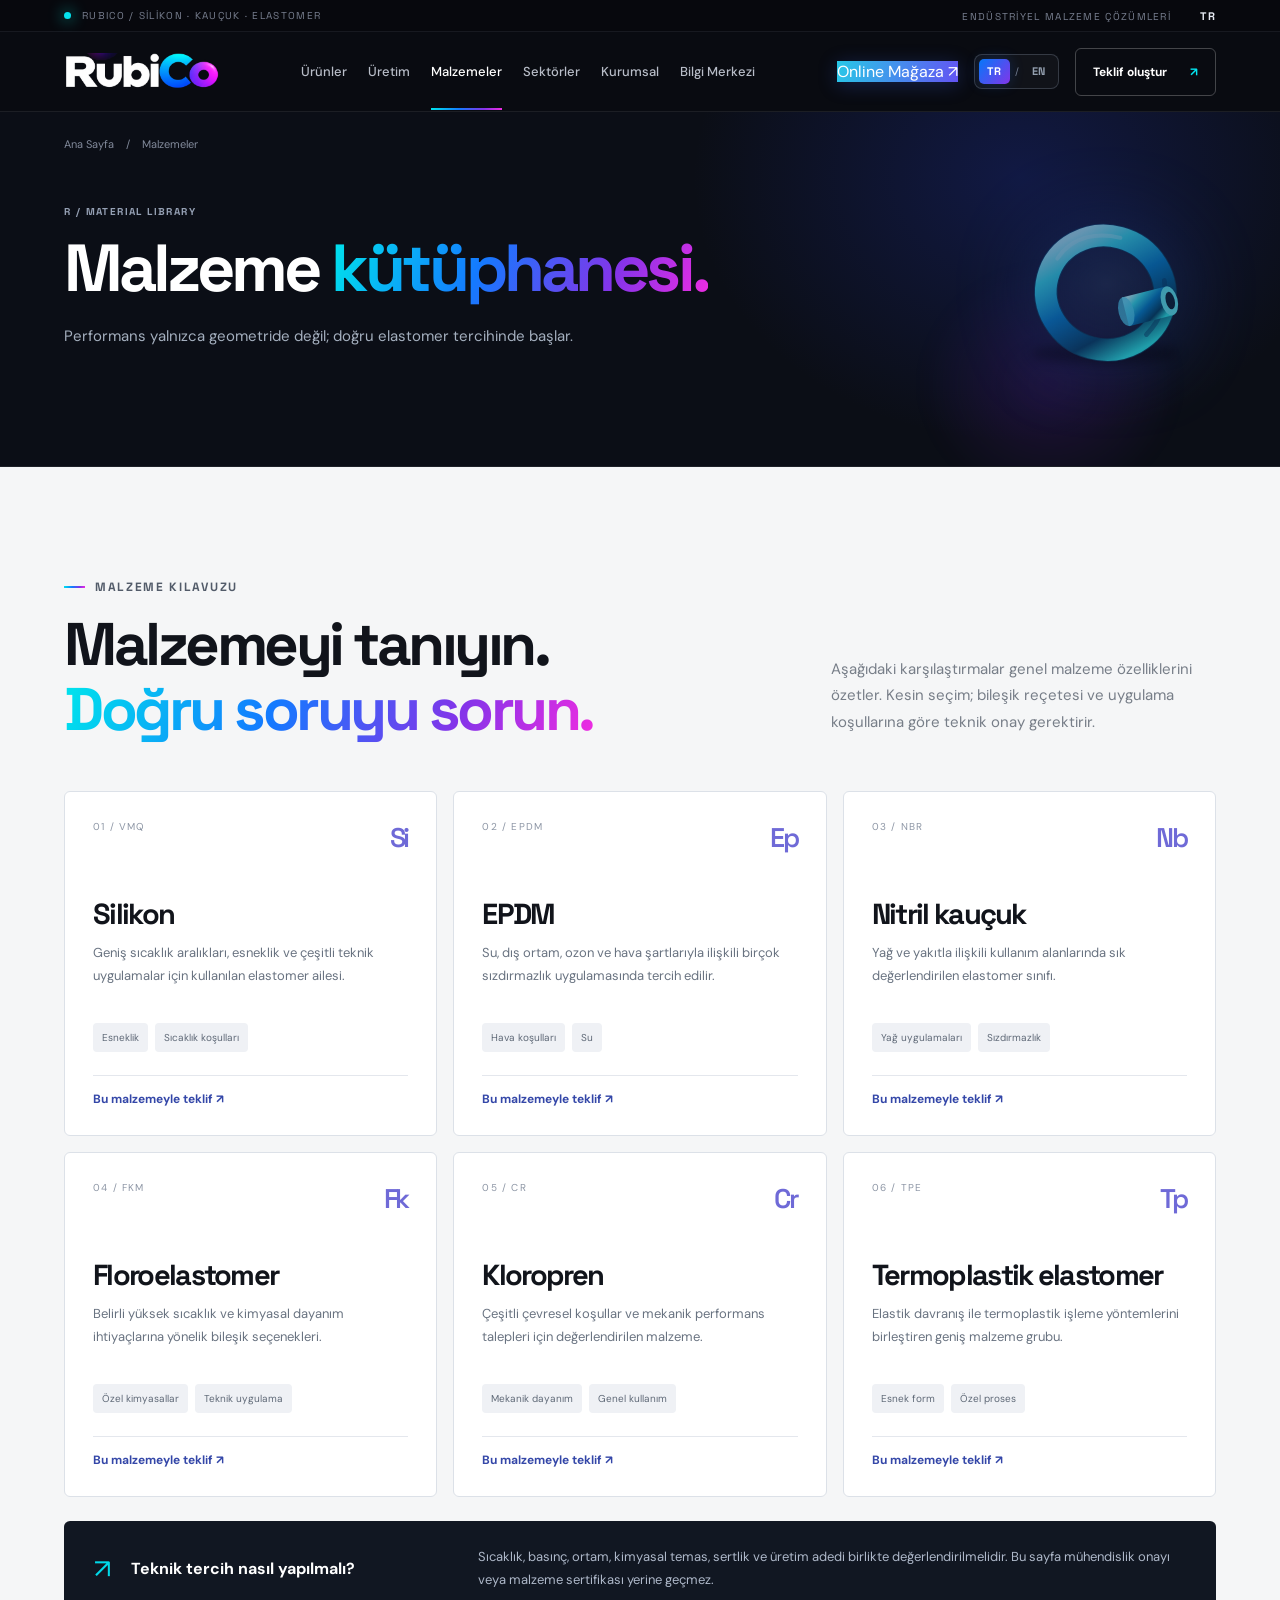
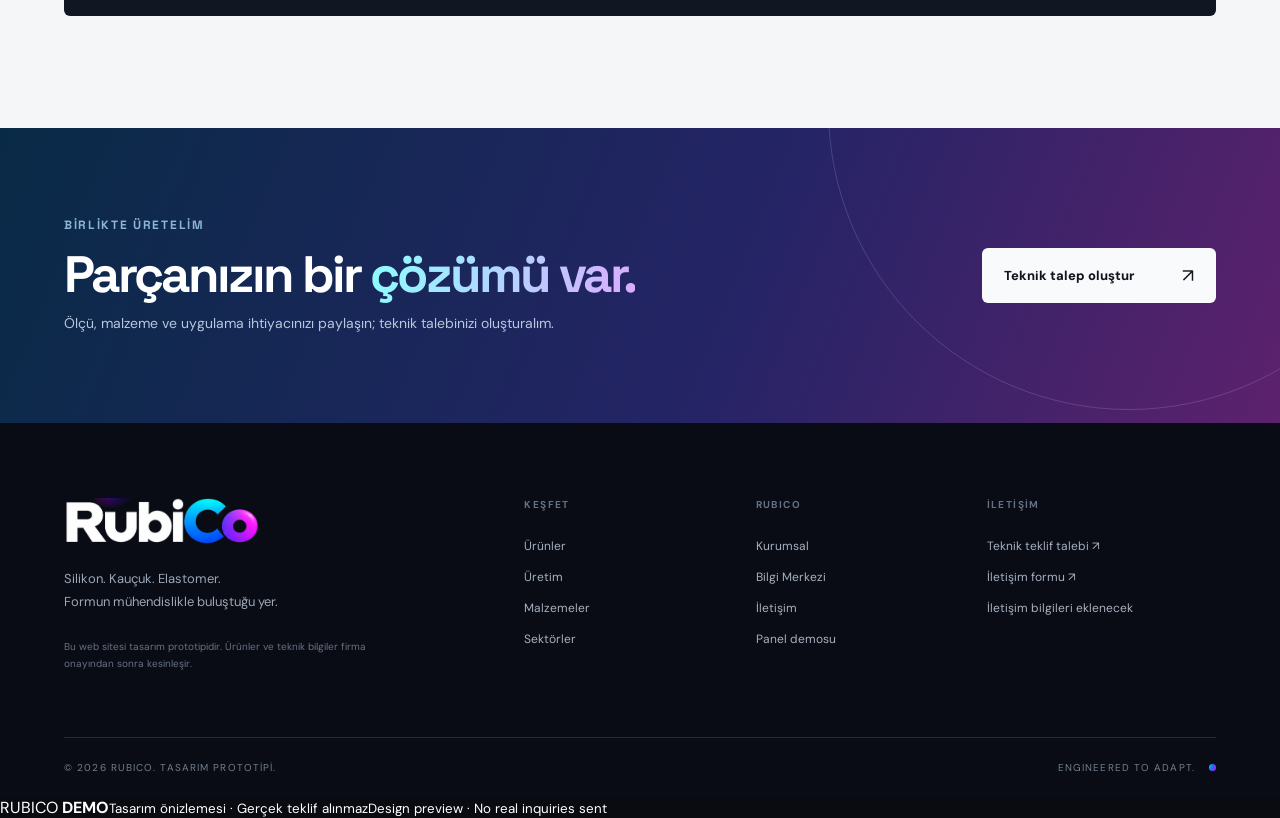
<file: malzemeler.html>
<!doctype html><html lang="tr"><head><meta name="robots" content="noindex,nofollow,noarchive"><meta charset="UTF-8"><meta name="viewport" content="width=device-width,initial-scale=1"><meta name="theme-color" content="#0a0b11"><meta name="description" content="Silikon, EPDM, NBR, FKM, CR, TPE elastomer malzeme rehberi."><title>Malzemeler | RUBICO</title><link rel="icon" type="image/png" href="assets/rubico-symbol.png"><link rel="stylesheet" href="styles.css"><script defer src="translations.js"></script><script defer src="i18n.js"></script><script defer src="site.js"></script><link rel="stylesheet" href="shop.css"></head><body data-page="materials"><div class="topline"><div class="container top-flex"><span><i class="micro-pulse"></i>RUBICO / SİLİKON · KAUÇUK · ELASTOMER</span><span>ENDÜSTRİYEL MALZEME ÇÖZÜMLERİ <b class="top-lang-indicator" aria-label="Current language">TR</b></span></div></div>
    <header class="header" id="siteHeader"><div class="container nav-wrap">
      <a href="index.html" class="logo" aria-label="Rubico ana sayfa"><img src="assets/rubico-wordmark.png" alt="RubiCo"></a>
      <nav class="desktop-nav" aria-label="Ana menü"><a href="urunler.html" class="">Ürünler</a><a href="uretim.html" class="">Üretim</a><a href="malzemeler.html" class="active">Malzemeler</a><a href="sektorler.html" class="">Sektörler</a><a href="kurumsal.html" class="">Kurumsal</a><a href="bilgi-merkezi.html" class="">Bilgi Merkezi</a></nav>
      <div class="nav-actions"><a class="nav-shop" href="magaza.html">Online Mağaza ↗</a><div class="lang-switch" role="group" aria-label="Language / Dil"><button type="button" class="lang-option" data-set-lang="tr" aria-label="Türkçe">TR</button><span class="lang-divider" aria-hidden="true">/</span><button type="button" class="lang-option" data-set-lang="en" aria-label="English">EN</button></div><a class="nav-quote" href="konfigurator.html">Teklif oluştur <span aria-hidden="true">↗</span></a><button class="menu-button" id="menuButton" aria-expanded="false" aria-controls="mobileMenu" aria-label="Menüyü aç"><span></span><span></span></button></div>
    </div><nav class="mobile-nav" id="mobileMenu" aria-label="Mobil menü"><a href="magaza.html">🛍 Online Mağaza</a><a href="sepet.html">Sepetim</a><a href="urunler.html" class="">Ürünler</a><a href="uretim.html" class="">Üretim</a><a href="malzemeler.html" class="active">Malzemeler</a><a href="sektorler.html" class="">Sektörler</a><a href="kurumsal.html" class="">Kurumsal</a><a href="bilgi-merkezi.html" class="">Bilgi Merkezi</a><a class="mobile-quote" href="konfigurator.html">Teklif oluştur ↗</a><a href="iletisim.html">İletişim</a><div class="mobile-language"><span>LANGUAGE / DİL</span><div class="lang-switch" role="group" aria-label="Language / Dil"><button type="button" class="lang-option" data-set-lang="tr" aria-label="Türkçe">TR</button><span class="lang-divider" aria-hidden="true">/</span><button type="button" class="lang-option" data-set-lang="en" aria-label="English">EN</button></div></div></nav></header><main><section class="page-hero"><div class="page-hero-glow"></div><div class="container"><div class="breadcrumb"><a href="index.html">Ana Sayfa</a><span>/</span><span>Malzemeler</span></div><div class="pagehero-content"><div><div class="eyebrow">R / MATERIAL LIBRARY</div><h1>Malzeme <em>kütüphanesi.</em></h1><p>Performans yalnızca geometride değil; doğru elastomer tercihinde başlar.</p></div><img class="pagehero-icon" src="assets/product-hoses.svg" alt="" /></div></div></section><section class="section-pad light-section"><div class="container"><div class="section-head head-dark"><div><div class="kicker"><span></span>MALZEME KILAVUZU</div><h2>Malzemeyi tanıyın.<br><em>Doğru soruyu sorun.</em></h2></div><p>Aşağıdaki karşılaştırmalar genel malzeme özelliklerini özetler. Kesin seçim; bileşik reçetesi ve uygulama koşullarına göre teknik onay gerektirir.</p></div><div class="materials-grid"><article class="material-card" id="vmq"><div><span>01 / VMQ</span><b>Si</b></div><h3>Silikon</h3><p>Geniş sıcaklık aralıkları, esneklik ve çeşitli teknik uygulamalar için kullanılan elastomer ailesi.</p><div class="tags"><span>Esneklik</span><span>Sıcaklık koşulları</span></div><a href="konfigurator.html?malzeme=Silikon%20(VMQ)">Bu malzemeyle teklif ↗</a></article><article class="material-card" id="epdm"><div><span>02 / EPDM</span><b>Ep</b></div><h3>EPDM</h3><p>Su, dış ortam, ozon ve hava şartlarıyla ilişkili birçok sızdırmazlık uygulamasında tercih edilir.</p><div class="tags"><span>Hava koşulları</span><span>Su</span></div><a href="konfigurator.html?malzeme=EPDM">Bu malzemeyle teklif ↗</a></article><article class="material-card" id="nbr"><div><span>03 / NBR</span><b>Nb</b></div><h3>Nitril kauçuk</h3><p>Yağ ve yakıtla ilişkili kullanım alanlarında sık değerlendirilen elastomer sınıfı.</p><div class="tags"><span>Yağ uygulamaları</span><span>Sızdırmazlık</span></div><a href="konfigurator.html?malzeme=NBR">Bu malzemeyle teklif ↗</a></article><article class="material-card" id="fkm"><div><span>04 / FKM</span><b>Fk</b></div><h3>Floroelastomer</h3><p>Belirli yüksek sıcaklık ve kimyasal dayanım ihtiyaçlarına yönelik bileşik seçenekleri.</p><div class="tags"><span>Özel kimyasallar</span><span>Teknik uygulama</span></div><a href="konfigurator.html?malzeme=FKM">Bu malzemeyle teklif ↗</a></article><article class="material-card"><div><span>05 / CR</span><b>Cr</b></div><h3>Kloropren</h3><p>Çeşitli çevresel koşullar ve mekanik performans talepleri için değerlendirilen malzeme.</p><div class="tags"><span>Mekanik dayanım</span><span>Genel kullanım</span></div><a href="konfigurator.html?malzeme=CR">Bu malzemeyle teklif ↗</a></article><article class="material-card"><div><span>06 / TPE</span><b>Tp</b></div><h3>Termoplastik elastomer</h3><p>Elastik davranış ile termoplastik işleme yöntemlerini birleştiren geniş malzeme grubu.</p><div class="tags"><span>Esnek form</span><span>Özel proses</span></div><a href="konfigurator.html?malzeme=TPE">Bu malzemeyle teklif ↗</a></article></div><div class="material-note"><div><span>↗</span><strong>Teknik tercih nasıl yapılmalı?</strong></div><p>Sıcaklık, basınç, ortam, kimyasal temas, sertlik ve üretim adedi birlikte değerlendirilmelidir. Bu sayfa mühendislik onayı veya malzeme sertifikası yerine geçmez.</p></div></div></section></main><section class="next-step"><div class="container next-inner"><div><div class="eyebrow">BİRLİKTE ÜRETELİM</div><h2>Parçanızın bir <em>çözümü var.</em></h2><p>Ölçü, malzeme ve uygulama ihtiyacınızı paylaşın; teknik talebinizi oluşturalım.</p></div><a class="btn btn-light" href="konfigurator.html">Teknik talep oluştur <span>↗</span></a></div></section>
<footer class="footer"><div class="container"><div class="footer-upper"><div class="footer-brand"><img src="assets/rubico-wordmark.png" alt="Rubico"><p>Silikon. Kauçuk. Elastomer.<br>Formun mühendislikle buluştuğu yer.</p><span class="small-print">Bu web sitesi tasarım prototipidir. Ürünler ve teknik bilgiler firma onayından sonra kesinleşir.</span></div><div class="footer-col"><strong>KEŞFET</strong><a href="urunler.html">Ürünler</a><a href="uretim.html">Üretim</a><a href="malzemeler.html">Malzemeler</a><a href="sektorler.html">Sektörler</a></div><div class="footer-col"><strong>RUBICO</strong><a href="kurumsal.html">Kurumsal</a><a href="bilgi-merkezi.html">Bilgi Merkezi</a><a href="iletisim.html">İletişim</a><a href="admin.html">Panel demosu</a></div><div class="footer-col"><strong>İLETİŞİM</strong><a href="konfigurator.html">Teknik teklif talebi ↗</a><a href="iletisim.html">İletişim formu ↗</a><span>İletişim bilgileri eklenecek</span></div></div><div class="footer-bottom"><span>© 2026 RUBICO. TASARIM PROTOTİPİ.</span><span>ENGINEERED TO ADAPT. <i class="gradient-dot"></i></span></div></div></footer><div class="toast" id="toast" role="status" aria-live="polite"></div><div class="rubico-demo-ribbon" role="note" aria-label="Demo preview"><span class="rubico-demo-dot" aria-hidden="true"></span><span>RUBICO <b>DEMO</b></span><small class="notice-tr">Tasarım önizlemesi · Gerçek teklif alınmaz</small><small class="notice-en">Design preview · No real inquiries sent</small></div></body></html>
</file>
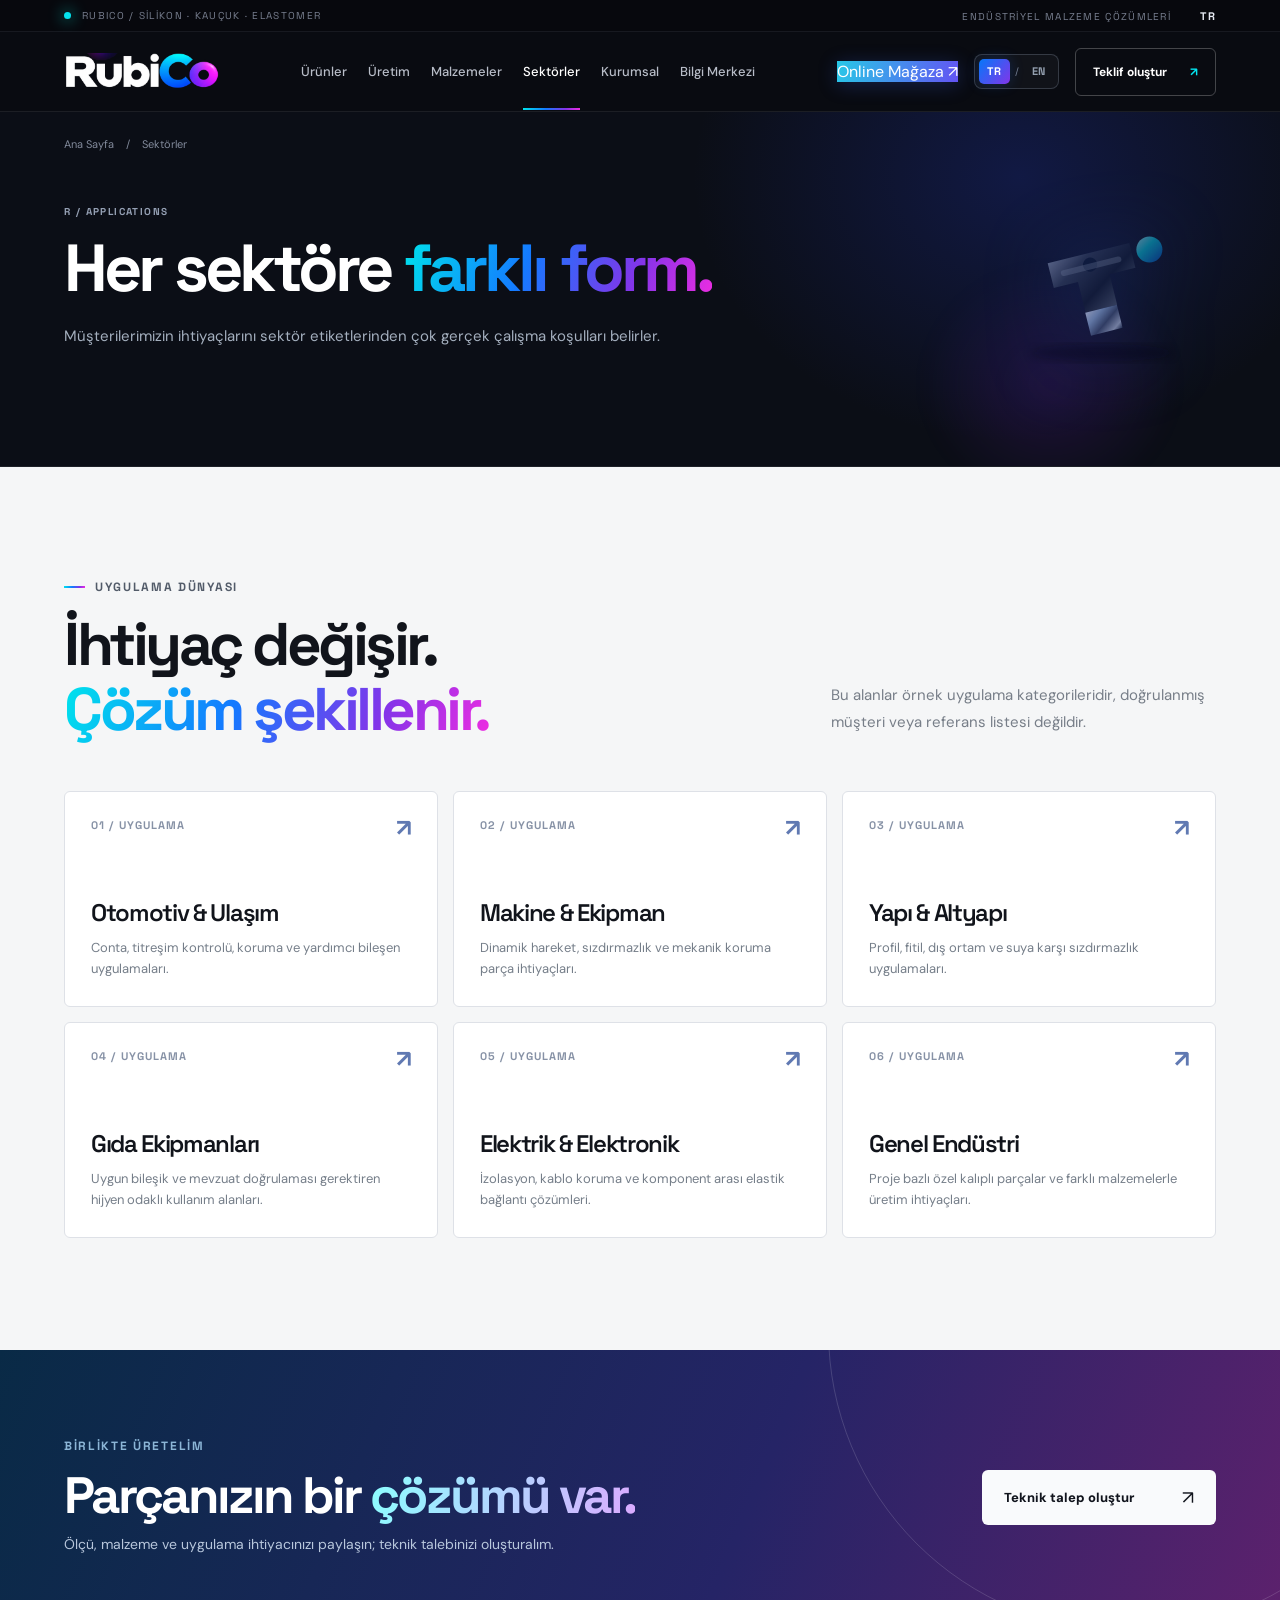
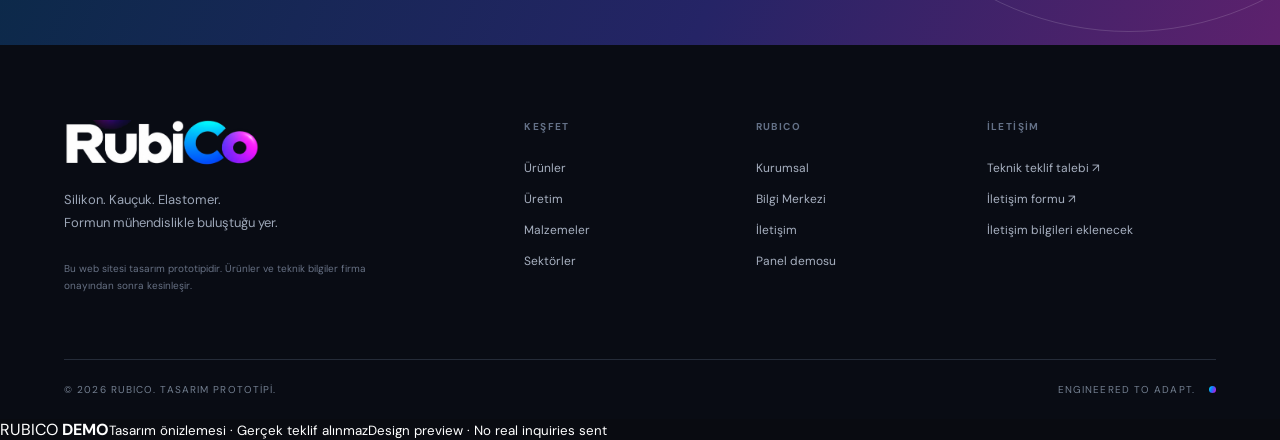
<file: sektorler.html>
<!doctype html><html lang="tr"><head><meta name="robots" content="noindex,nofollow,noarchive"><meta charset="UTF-8"><meta name="viewport" content="width=device-width,initial-scale=1"><meta name="theme-color" content="#0a0b11"><meta name="description" content="Rubico silikon kauçuk elastomer örnek uygulama sektörleri."><title>Sektörler | RUBICO</title><link rel="icon" type="image/png" href="assets/rubico-symbol.png"><link rel="stylesheet" href="styles.css"><script defer src="translations.js"></script><script defer src="i18n.js"></script><script defer src="site.js"></script><link rel="stylesheet" href="shop.css"></head><body data-page="sectors"><div class="topline"><div class="container top-flex"><span><i class="micro-pulse"></i>RUBICO / SİLİKON · KAUÇUK · ELASTOMER</span><span>ENDÜSTRİYEL MALZEME ÇÖZÜMLERİ <b class="top-lang-indicator" aria-label="Current language">TR</b></span></div></div>
    <header class="header" id="siteHeader"><div class="container nav-wrap">
      <a href="index.html" class="logo" aria-label="Rubico ana sayfa"><img src="assets/rubico-wordmark.png" alt="RubiCo"></a>
      <nav class="desktop-nav" aria-label="Ana menü"><a href="urunler.html" class="">Ürünler</a><a href="uretim.html" class="">Üretim</a><a href="malzemeler.html" class="">Malzemeler</a><a href="sektorler.html" class="active">Sektörler</a><a href="kurumsal.html" class="">Kurumsal</a><a href="bilgi-merkezi.html" class="">Bilgi Merkezi</a></nav>
      <div class="nav-actions"><a class="nav-shop" href="magaza.html">Online Mağaza ↗</a><div class="lang-switch" role="group" aria-label="Language / Dil"><button type="button" class="lang-option" data-set-lang="tr" aria-label="Türkçe">TR</button><span class="lang-divider" aria-hidden="true">/</span><button type="button" class="lang-option" data-set-lang="en" aria-label="English">EN</button></div><a class="nav-quote" href="konfigurator.html">Teklif oluştur <span aria-hidden="true">↗</span></a><button class="menu-button" id="menuButton" aria-expanded="false" aria-controls="mobileMenu" aria-label="Menüyü aç"><span></span><span></span></button></div>
    </div><nav class="mobile-nav" id="mobileMenu" aria-label="Mobil menü"><a href="magaza.html">🛍 Online Mağaza</a><a href="sepet.html">Sepetim</a><a href="urunler.html" class="">Ürünler</a><a href="uretim.html" class="">Üretim</a><a href="malzemeler.html" class="">Malzemeler</a><a href="sektorler.html" class="active">Sektörler</a><a href="kurumsal.html" class="">Kurumsal</a><a href="bilgi-merkezi.html" class="">Bilgi Merkezi</a><a class="mobile-quote" href="konfigurator.html">Teklif oluştur ↗</a><a href="iletisim.html">İletişim</a><div class="mobile-language"><span>LANGUAGE / DİL</span><div class="lang-switch" role="group" aria-label="Language / Dil"><button type="button" class="lang-option" data-set-lang="tr" aria-label="Türkçe">TR</button><span class="lang-divider" aria-hidden="true">/</span><button type="button" class="lang-option" data-set-lang="en" aria-label="English">EN</button></div></div></nav></header><main><section class="page-hero"><div class="page-hero-glow"></div><div class="container"><div class="breadcrumb"><a href="index.html">Ana Sayfa</a><span>/</span><span>Sektörler</span></div><div class="pagehero-content"><div><div class="eyebrow">R / APPLICATIONS</div><h1>Her sektöre <em>farklı form.</em></h1><p>Müşterilerimizin ihtiyaçlarını sektör etiketlerinden çok gerçek çalışma koşulları belirler.</p></div><img class="pagehero-icon" src="assets/product-custom.svg" alt="" /></div></div></section><section class="section-pad light-section"><div class="container"><div class="section-head head-dark"><div><div class="kicker"><span></span>UYGULAMA DÜNYASI</div><h2>İhtiyaç değişir.<br><em>Çözüm şekillenir.</em></h2></div><p>Bu alanlar örnek uygulama kategorileridir, doğrulanmış müşteri veya referans listesi değildir.</p></div><div class="sector-grid"><a id="otomotiv" href="konfigurator.html?sektor=Otomotiv &amp; Ulaşım"><span>01 / UYGULAMA</span><div><strong>Otomotiv & Ulaşım</strong><p>Conta, titreşim kontrolü, koruma ve yardımcı bileşen uygulamaları.</p></div><b>↗</b></a><a id="makine" href="konfigurator.html?sektor=Makine &amp; Ekipman"><span>02 / UYGULAMA</span><div><strong>Makine & Ekipman</strong><p>Dinamik hareket, sızdırmazlık ve mekanik koruma parça ihtiyaçları.</p></div><b>↗</b></a><a id="yapi" href="konfigurator.html?sektor=Yapı &amp; Altyapı"><span>03 / UYGULAMA</span><div><strong>Yapı & Altyapı</strong><p>Profil, fitil, dış ortam ve suya karşı sızdırmazlık uygulamaları.</p></div><b>↗</b></a><a id="gida" href="konfigurator.html?sektor=Gıda Ekipmanları"><span>04 / UYGULAMA</span><div><strong>Gıda Ekipmanları</strong><p>Uygun bileşik ve mevzuat doğrulaması gerektiren hijyen odaklı kullanım alanları.</p></div><b>↗</b></a><a id="elektrik" href="konfigurator.html?sektor=Elektrik &amp; Elektronik"><span>05 / UYGULAMA</span><div><strong>Elektrik & Elektronik</strong><p>İzolasyon, kablo koruma ve komponent arası elastik bağlantı çözümleri.</p></div><b>↗</b></a><a id="endustri" href="konfigurator.html?sektor=Genel Endüstri"><span>06 / UYGULAMA</span><div><strong>Genel Endüstri</strong><p>Proje bazlı özel kalıplı parçalar ve farklı malzemelerle üretim ihtiyaçları.</p></div><b>↗</b></a></div></div></section></main><section class="next-step"><div class="container next-inner"><div><div class="eyebrow">BİRLİKTE ÜRETELİM</div><h2>Parçanızın bir <em>çözümü var.</em></h2><p>Ölçü, malzeme ve uygulama ihtiyacınızı paylaşın; teknik talebinizi oluşturalım.</p></div><a class="btn btn-light" href="konfigurator.html">Teknik talep oluştur <span>↗</span></a></div></section>
<footer class="footer"><div class="container"><div class="footer-upper"><div class="footer-brand"><img src="assets/rubico-wordmark.png" alt="Rubico"><p>Silikon. Kauçuk. Elastomer.<br>Formun mühendislikle buluştuğu yer.</p><span class="small-print">Bu web sitesi tasarım prototipidir. Ürünler ve teknik bilgiler firma onayından sonra kesinleşir.</span></div><div class="footer-col"><strong>KEŞFET</strong><a href="urunler.html">Ürünler</a><a href="uretim.html">Üretim</a><a href="malzemeler.html">Malzemeler</a><a href="sektorler.html">Sektörler</a></div><div class="footer-col"><strong>RUBICO</strong><a href="kurumsal.html">Kurumsal</a><a href="bilgi-merkezi.html">Bilgi Merkezi</a><a href="iletisim.html">İletişim</a><a href="admin.html">Panel demosu</a></div><div class="footer-col"><strong>İLETİŞİM</strong><a href="konfigurator.html">Teknik teklif talebi ↗</a><a href="iletisim.html">İletişim formu ↗</a><span>İletişim bilgileri eklenecek</span></div></div><div class="footer-bottom"><span>© 2026 RUBICO. TASARIM PROTOTİPİ.</span><span>ENGINEERED TO ADAPT. <i class="gradient-dot"></i></span></div></div></footer><div class="toast" id="toast" role="status" aria-live="polite"></div><div class="rubico-demo-ribbon" role="note" aria-label="Demo preview"><span class="rubico-demo-dot" aria-hidden="true"></span><span>RUBICO <b>DEMO</b></span><small class="notice-tr">Tasarım önizlemesi · Gerçek teklif alınmaz</small><small class="notice-en">Design preview · No real inquiries sent</small></div></body></html>
</file>
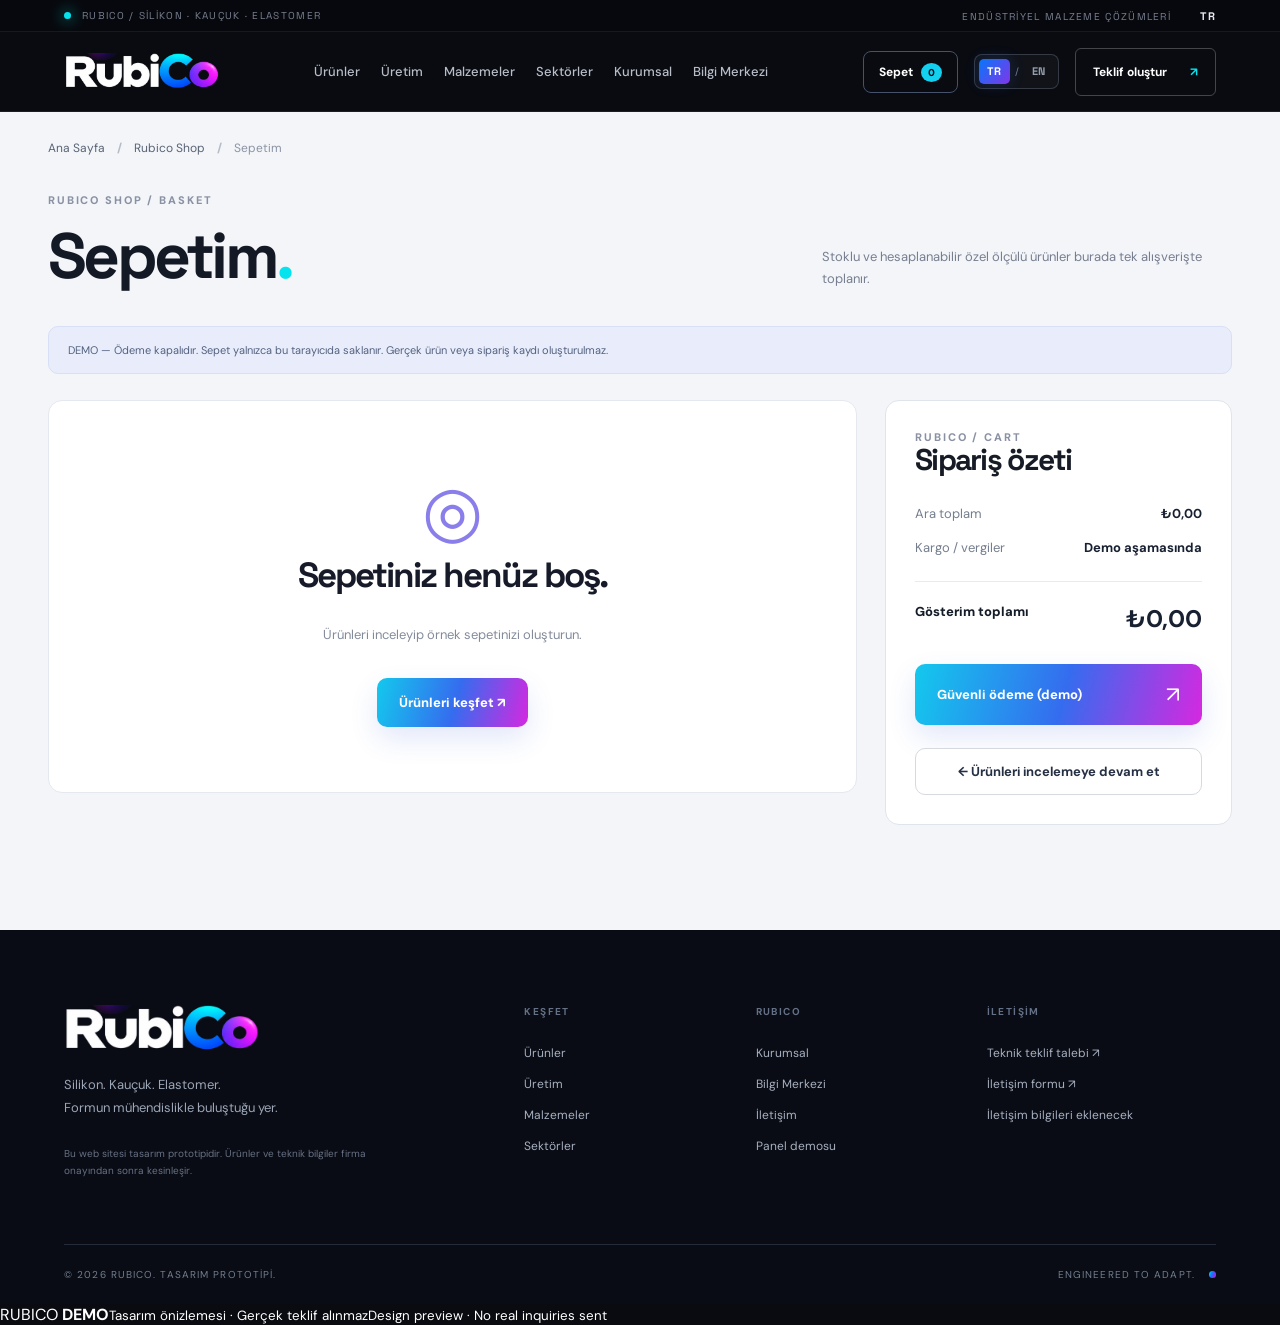
<file: sepet.html>
<!doctype html><html lang="tr"><head><meta charset="UTF-8"><meta name="robots" content="noindex,nofollow,noarchive"><meta name="viewport" content="width=device-width,initial-scale=1"><meta name="theme-color" content="#0a0b11"><meta name="description" content="Rubico Shop - stoklu ve özel ölçü ürünleri için interaktif e-ticaret demo tasarımı."><title>Sepetim | RUBICO SHOP</title><link rel="icon" type="image/png" href="assets/rubico-symbol.png"><link rel="stylesheet" href="styles.css"><link rel="stylesheet" href="shop.css"><script defer src="translations.js"></script><script defer src="i18n.js"></script><script defer src="site.js"></script><script defer src="shop.js"></script></head><body data-page="shopcart"><div class="topline"><div class="container top-flex"><span><i class="micro-pulse"></i>RUBICO / SİLİKON · KAUÇUK · ELASTOMER</span><span>ENDÜSTRİYEL MALZEME ÇÖZÜMLERİ <b aria-label="Current language" class="top-lang-indicator">TR</b></span></div></div>
<header class="header" id="siteHeader"><div class="container nav-wrap">
<a aria-label="Rubico ana sayfa" class="logo" href="index.html"><img alt="RubiCo" src="assets/rubico-wordmark.png"/></a>
<nav aria-label="Ana menü" class="desktop-nav"><a class="" href="urunler.html">Ürünler</a><a class="" href="uretim.html">Üretim</a><a class="" href="malzemeler.html">Malzemeler</a><a class="" href="sektorler.html">Sektörler</a><a class="" href="kurumsal.html">Kurumsal</a><a class="" href="bilgi-merkezi.html">Bilgi Merkezi</a></nav>
<div class="nav-actions"><a class="shop-cart-link" href="sepet.html">Sepet <span class="shop-cart-count">0</span></a><div aria-label="Language / Dil" class="lang-switch" role="group"><button aria-label="Türkçe" class="lang-option" data-set-lang="tr" type="button">TR</button><span aria-hidden="true" class="lang-divider">/</span><button aria-label="English" class="lang-option" data-set-lang="en" type="button">EN</button></div><a class="nav-quote" href="konfigurator.html">Teklif oluştur <span aria-hidden="true">↗</span></a><button aria-controls="mobileMenu" aria-expanded="false" aria-label="Menüyü aç" class="menu-button" id="menuButton"><span></span><span></span></button></div>
</div><nav aria-label="Mobil menü" class="mobile-nav" id="mobileMenu"><a href="magaza.html">🛍 Online Mağaza</a><a href="sepet.html">Sepetim</a><a class="" href="urunler.html">Ürünler</a><a class="" href="uretim.html">Üretim</a><a class="" href="malzemeler.html">Malzemeler</a><a class="" href="sektorler.html">Sektörler</a><a class="" href="kurumsal.html">Kurumsal</a><a class="" href="bilgi-merkezi.html">Bilgi Merkezi</a><a class="mobile-quote" href="konfigurator.html">Teklif oluştur ↗</a><a href="iletisim.html">İletişim</a><div class="mobile-language"><span>LANGUAGE / DİL</span><div aria-label="Language / Dil" class="lang-switch" role="group"><button aria-label="Türkçe" class="lang-option" data-set-lang="tr" type="button">TR</button><span aria-hidden="true" class="lang-divider">/</span><button aria-label="English" class="lang-option" data-set-lang="en" type="button">EN</button></div></div></nav></header><main class="shop-surface"><div class="shop-container"><div class="shop-crumb"><a href="index.html">Ana Sayfa</a><b>/</b><a href="magaza.html">Rubico Shop</a><b>/</b>Sepetim</div><div class="shop-header-row"><div><span class="shop-overline">RUBICO SHOP / BASKET</span><h2>Sepetim<span class="accent-dot">.</span></h2></div><p>Stoklu ve hesaplanabilir özel ölçülü ürünler burada tek alışverişte toplanır.</p></div><div class="shop-demo-note">DEMO — Ödeme kapalıdır. Sepet yalnızca bu tarayıcıda saklanır. Gerçek ürün veya sipariş kaydı oluşturulmaz.</div><div class="shop-cart-grid"><div id="shopCartItems"></div><aside class="shop-summary"><div class="shop-overline">RUBICO / CART</div><h2>Sipariş özeti</h2><div class="shop-summary-line"><span>Ara toplam</span><b id="shopCartSubtotal">—</b></div><div class="shop-summary-line"><span>Kargo / vergiler</span><b>Demo aşamasında</b></div><div class="shop-summary-line total"><span>Gösterim toplamı</span><b id="shopCartGrand">—</b></div><button type="button" class="shop-primary" id="shopCheckout">Güvenli ödeme (demo) <span>↗</span></button><div class="shop-summary-note" id="shopCartNote"></div><a class="shop-secondary" href="magaza.html">← Ürünleri incelemeye devam et</a></aside></div></div></main><footer class="footer"><div class="container"><div class="footer-upper"><div class="footer-brand"><img alt="Rubico" src="assets/rubico-wordmark.png"/><p>Silikon. Kauçuk. Elastomer.<br/>Formun mühendislikle buluştuğu yer.</p><span class="small-print">Bu web sitesi tasarım prototipidir. Ürünler ve teknik bilgiler firma onayından sonra kesinleşir.</span></div><div class="footer-col"><strong>KEŞFET</strong><a href="urunler.html">Ürünler</a><a href="uretim.html">Üretim</a><a href="malzemeler.html">Malzemeler</a><a href="sektorler.html">Sektörler</a></div><div class="footer-col"><strong>RUBICO</strong><a href="kurumsal.html">Kurumsal</a><a href="bilgi-merkezi.html">Bilgi Merkezi</a><a href="iletisim.html">İletişim</a><a href="admin.html">Panel demosu</a></div><div class="footer-col"><strong>İLETİŞİM</strong><a href="konfigurator.html">Teknik teklif talebi ↗</a><a href="iletisim.html">İletişim formu ↗</a><span>İletişim bilgileri eklenecek</span></div></div><div class="footer-bottom"><span>© 2026 RUBICO. TASARIM PROTOTİPİ.</span><span>ENGINEERED TO ADAPT. <i class="gradient-dot"></i></span></div></div></footer><div aria-label="Demo preview" class="rubico-demo-ribbon" role="note"><span aria-hidden="true" class="rubico-demo-dot"></span><span>RUBICO <b>DEMO</b></span><small class="notice-tr">Tasarım önizlemesi · Gerçek teklif alınmaz</small><small class="notice-en">Design preview · No real inquiries sent</small></div><div class="shop-alert" id="shopAlert" role="status" aria-live="polite"></div></body></html>
</file>
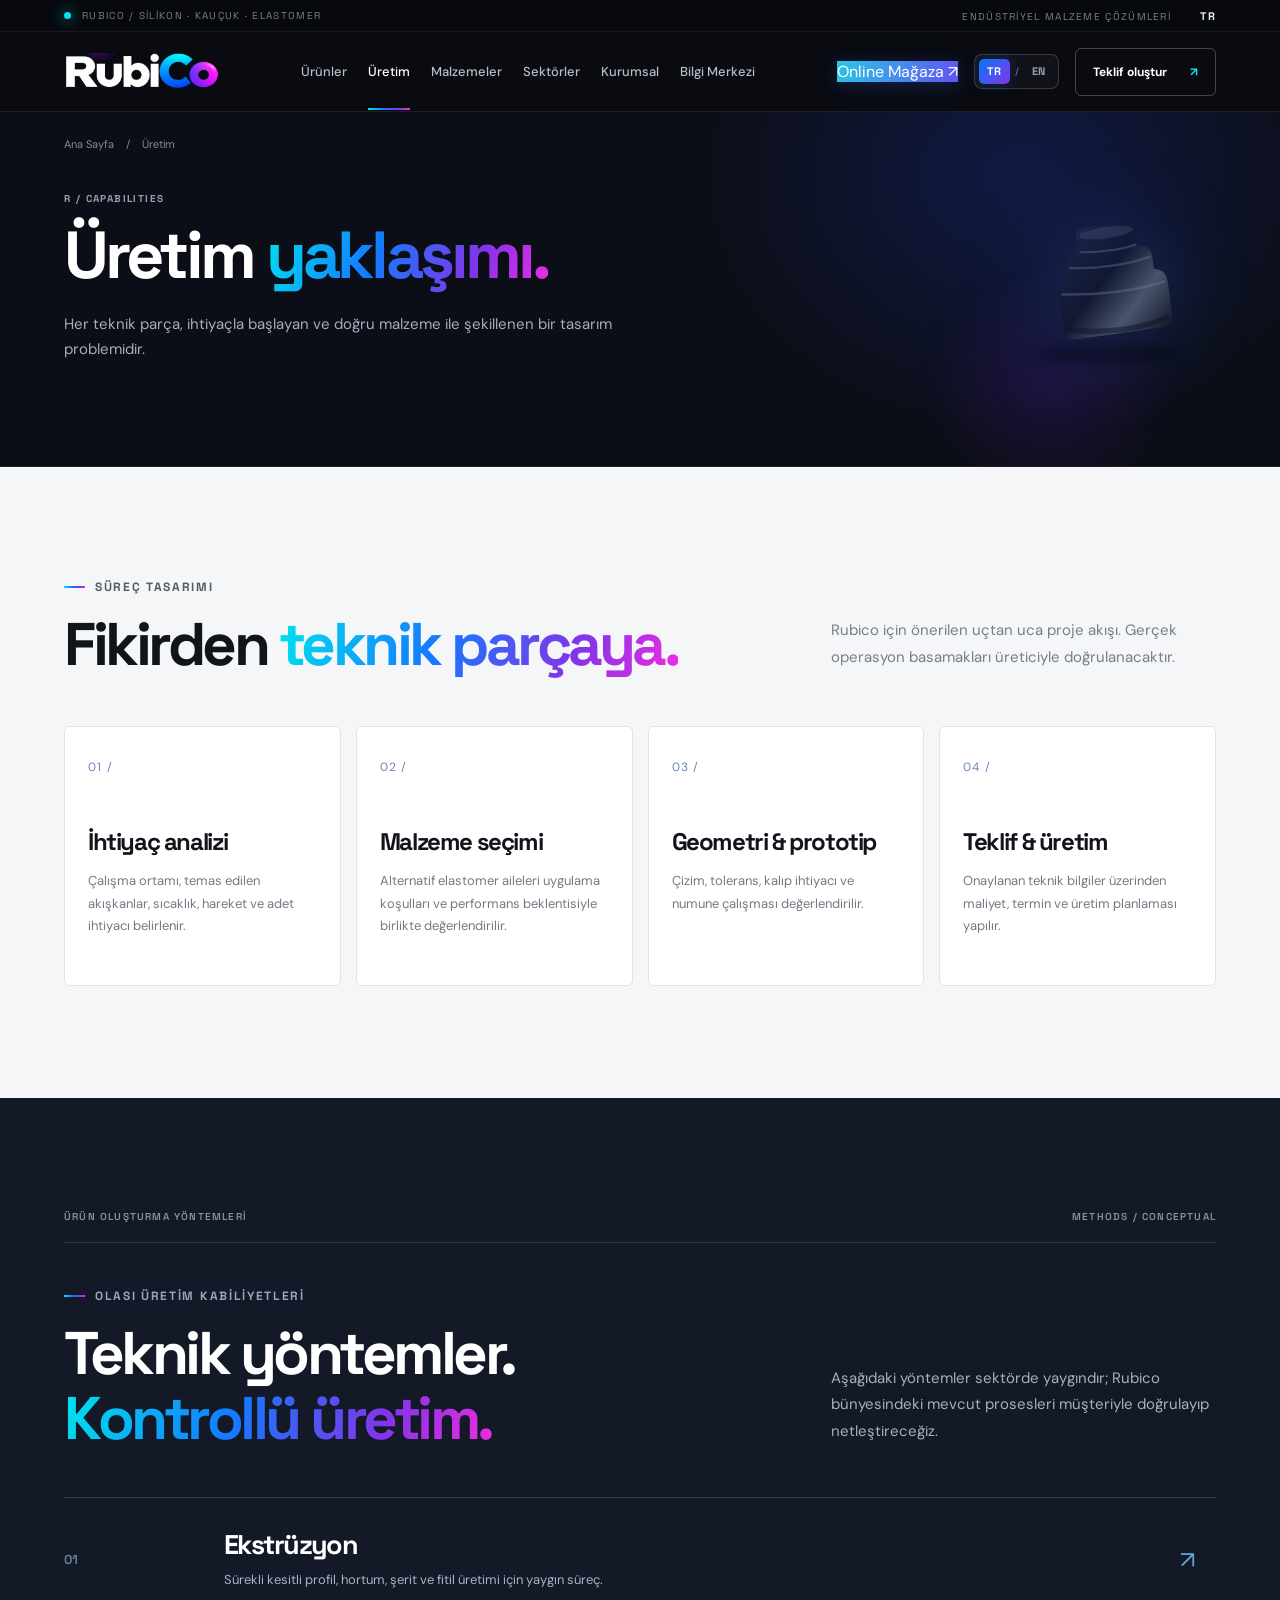
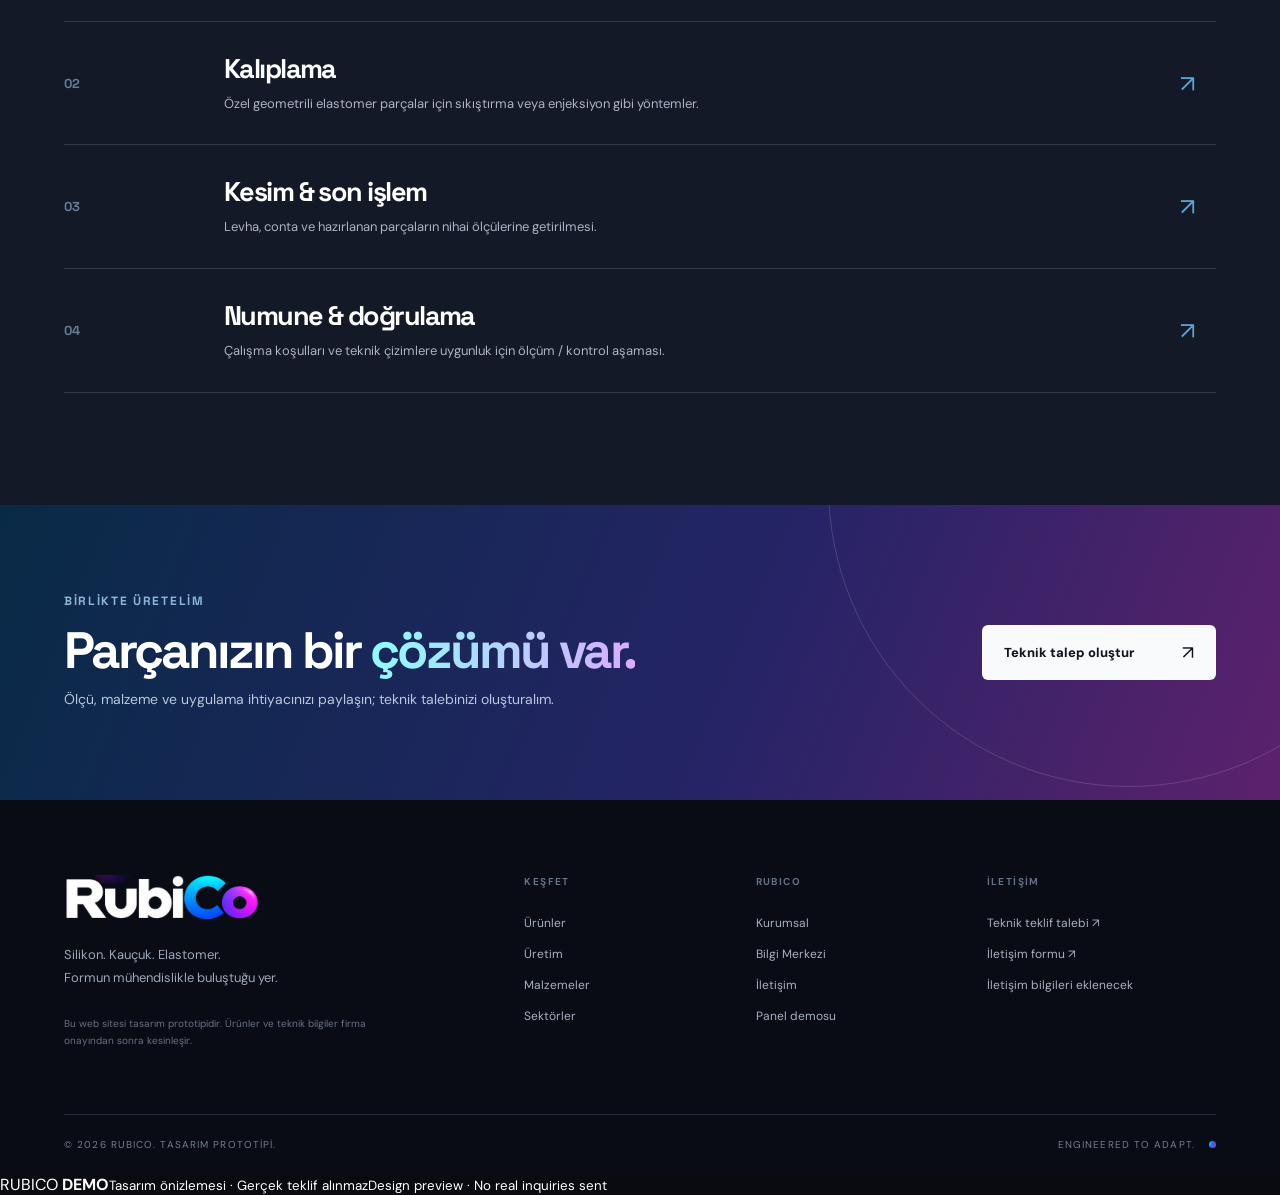
<file: uretim.html>
<!doctype html><html lang="tr"><head><meta name="robots" content="noindex,nofollow,noarchive"><meta charset="UTF-8"><meta name="viewport" content="width=device-width,initial-scale=1"><meta name="theme-color" content="#0a0b11"><meta name="description" content="Rubico için malzeme ve üretim yaklaşımı."><title>Üretim Teknolojileri | RUBICO</title><link rel="icon" type="image/png" href="assets/rubico-symbol.png"><link rel="stylesheet" href="styles.css"><script defer src="translations.js"></script><script defer src="i18n.js"></script><script defer src="site.js"></script><link rel="stylesheet" href="shop.css"></head><body data-page="production"><div class="topline"><div class="container top-flex"><span><i class="micro-pulse"></i>RUBICO / SİLİKON · KAUÇUK · ELASTOMER</span><span>ENDÜSTRİYEL MALZEME ÇÖZÜMLERİ <b class="top-lang-indicator" aria-label="Current language">TR</b></span></div></div>
    <header class="header" id="siteHeader"><div class="container nav-wrap">
      <a href="index.html" class="logo" aria-label="Rubico ana sayfa"><img src="assets/rubico-wordmark.png" alt="RubiCo"></a>
      <nav class="desktop-nav" aria-label="Ana menü"><a href="urunler.html" class="">Ürünler</a><a href="uretim.html" class="active">Üretim</a><a href="malzemeler.html" class="">Malzemeler</a><a href="sektorler.html" class="">Sektörler</a><a href="kurumsal.html" class="">Kurumsal</a><a href="bilgi-merkezi.html" class="">Bilgi Merkezi</a></nav>
      <div class="nav-actions"><a class="nav-shop" href="magaza.html">Online Mağaza ↗</a><div class="lang-switch" role="group" aria-label="Language / Dil"><button type="button" class="lang-option" data-set-lang="tr" aria-label="Türkçe">TR</button><span class="lang-divider" aria-hidden="true">/</span><button type="button" class="lang-option" data-set-lang="en" aria-label="English">EN</button></div><a class="nav-quote" href="konfigurator.html">Teklif oluştur <span aria-hidden="true">↗</span></a><button class="menu-button" id="menuButton" aria-expanded="false" aria-controls="mobileMenu" aria-label="Menüyü aç"><span></span><span></span></button></div>
    </div><nav class="mobile-nav" id="mobileMenu" aria-label="Mobil menü"><a href="magaza.html">🛍 Online Mağaza</a><a href="sepet.html">Sepetim</a><a href="urunler.html" class="">Ürünler</a><a href="uretim.html" class="active">Üretim</a><a href="malzemeler.html" class="">Malzemeler</a><a href="sektorler.html" class="">Sektörler</a><a href="kurumsal.html" class="">Kurumsal</a><a href="bilgi-merkezi.html" class="">Bilgi Merkezi</a><a class="mobile-quote" href="konfigurator.html">Teklif oluştur ↗</a><a href="iletisim.html">İletişim</a><div class="mobile-language"><span>LANGUAGE / DİL</span><div class="lang-switch" role="group" aria-label="Language / Dil"><button type="button" class="lang-option" data-set-lang="tr" aria-label="Türkçe">TR</button><span class="lang-divider" aria-hidden="true">/</span><button type="button" class="lang-option" data-set-lang="en" aria-label="English">EN</button></div></div></nav></header><main><section class="page-hero"><div class="page-hero-glow"></div><div class="container"><div class="breadcrumb"><a href="index.html">Ana Sayfa</a><span>/</span><span>Üretim</span></div><div class="pagehero-content"><div><div class="eyebrow">R / CAPABILITIES</div><h1>Üretim <em>yaklaşımı.</em></h1><p>Her teknik parça, ihtiyaçla başlayan ve doğru malzeme ile şekillenen bir tasarım problemidir.</p></div><img class="pagehero-icon" src="assets/product-molded.svg" alt="" /></div></div></section><section class="section-pad light-section"><div class="container"><div class="section-head head-dark"><div><div class="kicker"><span></span>SÜREÇ TASARIMI</div><h2>Fikirden <em>teknik parçaya.</em></h2></div><p>Rubico için önerilen uçtan uca proje akışı. Gerçek operasyon basamakları üreticiyle doğrulanacaktır.</p></div><div class="steps-grid"><div><span>01 /</span><h3>İhtiyaç analizi</h3><p>Çalışma ortamı, temas edilen akışkanlar, sıcaklık, hareket ve adet ihtiyacı belirlenir.</p></div><div><span>02 /</span><h3>Malzeme seçimi</h3><p>Alternatif elastomer aileleri uygulama koşulları ve performans beklentisiyle birlikte değerlendirilir.</p></div><div><span>03 /</span><h3>Geometri & prototip</h3><p>Çizim, tolerans, kalıp ihtiyacı ve numune çalışması değerlendirilir.</p></div><div><span>04 /</span><h3>Teklif & üretim</h3><p>Onaylanan teknik bilgiler üzerinden maliyet, termin ve üretim planlaması yapılır.</p></div></div></div></section><section class="section-pad manufacturing"><div class="container"><div class="overline-row"><span>ÜRÜN OLUŞTURMA YÖNTEMLERİ</span><span>METHODS / CONCEPTUAL</span></div><div class="section-head "><div><div class="kicker"><span></span>OLASI ÜRETİM KABİLİYETLERİ</div><h2>Teknik yöntemler.<br><em>Kontrollü üretim.</em></h2></div><p>Aşağıdaki yöntemler sektörde yaygındır; Rubico bünyesindeki mevcut prosesleri müşteriyle doğrulayıp netleştireceğiz.</p></div><div class="methods"><article><div class="method-no">01</div><div><h3>Ekstrüzyon</h3><p>Sürekli kesitli profil, hortum, şerit ve fitil üretimi için yaygın süreç.</p></div><span>↗</span></article><article><div class="method-no">02</div><div><h3>Kalıplama</h3><p>Özel geometrili elastomer parçalar için sıkıştırma veya enjeksiyon gibi yöntemler.</p></div><span>↗</span></article><article><div class="method-no">03</div><div><h3>Kesim & son işlem</h3><p>Levha, conta ve hazırlanan parçaların nihai ölçülerine getirilmesi.</p></div><span>↗</span></article><article><div class="method-no">04</div><div><h3>Numune & doğrulama</h3><p>Çalışma koşulları ve teknik çizimlere uygunluk için ölçüm / kontrol aşaması.</p></div><span>↗</span></article></div></div></section></main><section class="next-step"><div class="container next-inner"><div><div class="eyebrow">BİRLİKTE ÜRETELİM</div><h2>Parçanızın bir <em>çözümü var.</em></h2><p>Ölçü, malzeme ve uygulama ihtiyacınızı paylaşın; teknik talebinizi oluşturalım.</p></div><a class="btn btn-light" href="konfigurator.html">Teknik talep oluştur <span>↗</span></a></div></section>
<footer class="footer"><div class="container"><div class="footer-upper"><div class="footer-brand"><img src="assets/rubico-wordmark.png" alt="Rubico"><p>Silikon. Kauçuk. Elastomer.<br>Formun mühendislikle buluştuğu yer.</p><span class="small-print">Bu web sitesi tasarım prototipidir. Ürünler ve teknik bilgiler firma onayından sonra kesinleşir.</span></div><div class="footer-col"><strong>KEŞFET</strong><a href="urunler.html">Ürünler</a><a href="uretim.html">Üretim</a><a href="malzemeler.html">Malzemeler</a><a href="sektorler.html">Sektörler</a></div><div class="footer-col"><strong>RUBICO</strong><a href="kurumsal.html">Kurumsal</a><a href="bilgi-merkezi.html">Bilgi Merkezi</a><a href="iletisim.html">İletişim</a><a href="admin.html">Panel demosu</a></div><div class="footer-col"><strong>İLETİŞİM</strong><a href="konfigurator.html">Teknik teklif talebi ↗</a><a href="iletisim.html">İletişim formu ↗</a><span>İletişim bilgileri eklenecek</span></div></div><div class="footer-bottom"><span>© 2026 RUBICO. TASARIM PROTOTİPİ.</span><span>ENGINEERED TO ADAPT. <i class="gradient-dot"></i></span></div></div></footer><div class="toast" id="toast" role="status" aria-live="polite"></div><div class="rubico-demo-ribbon" role="note" aria-label="Demo preview"><span class="rubico-demo-dot" aria-hidden="true"></span><span>RUBICO <b>DEMO</b></span><small class="notice-tr">Tasarım önizlemesi · Gerçek teklif alınmaz</small><small class="notice-en">Design preview · No real inquiries sent</small></div></body></html>
</file>
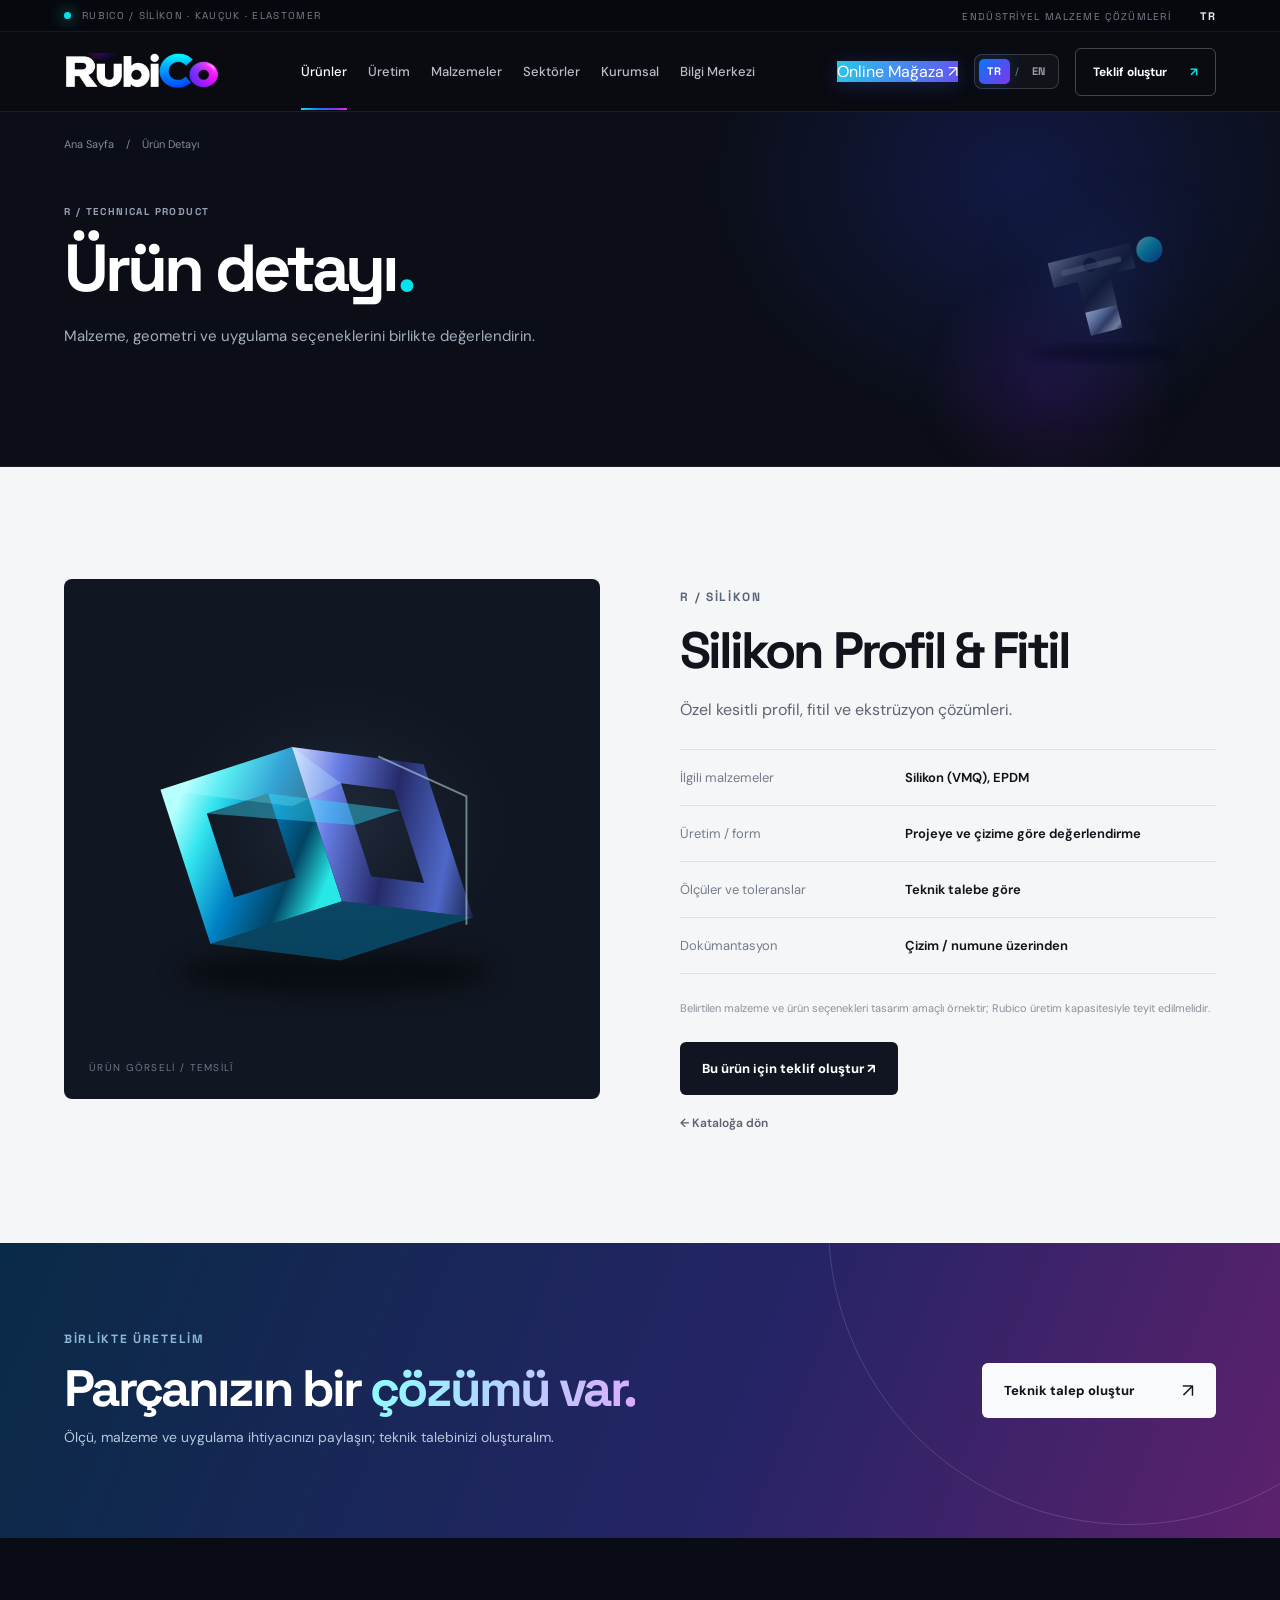
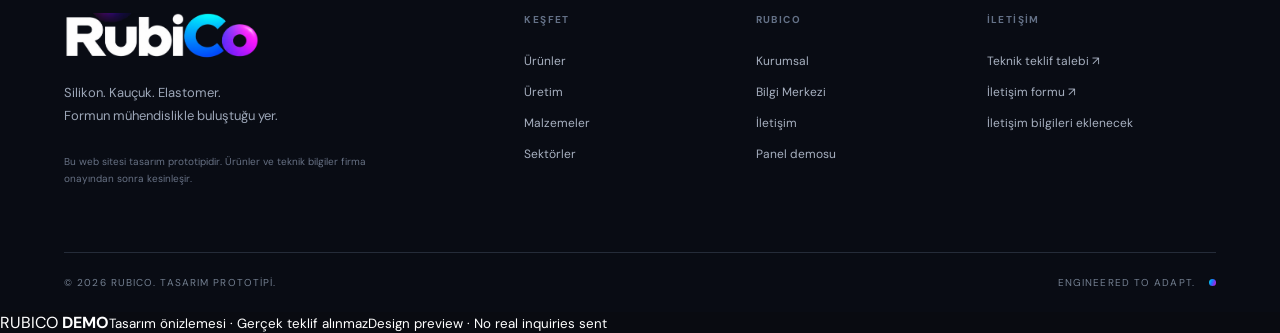
<file: urun-detay.html>
<!doctype html><html lang="tr"><head><meta name="robots" content="noindex,nofollow,noarchive"><meta charset="UTF-8"><meta name="viewport" content="width=device-width,initial-scale=1"><meta name="theme-color" content="#0a0b11"><meta name="description" content="Rubico ürünlerin malzeme ve teknik talep detayları."><title>Ürün Detayı | RUBICO</title><link rel="icon" type="image/png" href="assets/rubico-symbol.png"><link rel="stylesheet" href="styles.css"><script defer src="translations.js"></script><script defer src="i18n.js"></script><script defer src="site.js"></script><link rel="stylesheet" href="shop.css"></head><body data-page="detail"><div class="topline"><div class="container top-flex"><span><i class="micro-pulse"></i>RUBICO / SİLİKON · KAUÇUK · ELASTOMER</span><span>ENDÜSTRİYEL MALZEME ÇÖZÜMLERİ <b class="top-lang-indicator" aria-label="Current language">TR</b></span></div></div>
    <header class="header" id="siteHeader"><div class="container nav-wrap">
      <a href="index.html" class="logo" aria-label="Rubico ana sayfa"><img src="assets/rubico-wordmark.png" alt="RubiCo"></a>
      <nav class="desktop-nav" aria-label="Ana menü"><a href="urunler.html" class="active">Ürünler</a><a href="uretim.html" class="">Üretim</a><a href="malzemeler.html" class="">Malzemeler</a><a href="sektorler.html" class="">Sektörler</a><a href="kurumsal.html" class="">Kurumsal</a><a href="bilgi-merkezi.html" class="">Bilgi Merkezi</a></nav>
      <div class="nav-actions"><a class="nav-shop" href="magaza.html">Online Mağaza ↗</a><div class="lang-switch" role="group" aria-label="Language / Dil"><button type="button" class="lang-option" data-set-lang="tr" aria-label="Türkçe">TR</button><span class="lang-divider" aria-hidden="true">/</span><button type="button" class="lang-option" data-set-lang="en" aria-label="English">EN</button></div><a class="nav-quote" href="konfigurator.html">Teklif oluştur <span aria-hidden="true">↗</span></a><button class="menu-button" id="menuButton" aria-expanded="false" aria-controls="mobileMenu" aria-label="Menüyü aç"><span></span><span></span></button></div>
    </div><nav class="mobile-nav" id="mobileMenu" aria-label="Mobil menü"><a href="magaza.html">🛍 Online Mağaza</a><a href="sepet.html">Sepetim</a><a href="urunler.html" class="active">Ürünler</a><a href="uretim.html" class="">Üretim</a><a href="malzemeler.html" class="">Malzemeler</a><a href="sektorler.html" class="">Sektörler</a><a href="kurumsal.html" class="">Kurumsal</a><a href="bilgi-merkezi.html" class="">Bilgi Merkezi</a><a class="mobile-quote" href="konfigurator.html">Teklif oluştur ↗</a><a href="iletisim.html">İletişim</a><div class="mobile-language"><span>LANGUAGE / DİL</span><div class="lang-switch" role="group" aria-label="Language / Dil"><button type="button" class="lang-option" data-set-lang="tr" aria-label="Türkçe">TR</button><span class="lang-divider" aria-hidden="true">/</span><button type="button" class="lang-option" data-set-lang="en" aria-label="English">EN</button></div></div></nav></header><main><section class="page-hero"><div class="page-hero-glow"></div><div class="container"><div class="breadcrumb"><a href="index.html">Ana Sayfa</a><span>/</span><span>Ürün Detayı</span></div><div class="pagehero-content"><div><div class="eyebrow">R / TECHNICAL PRODUCT</div><h1>Ürün detayı<span class="accent-dot">.</span></h1><p>Malzeme, geometri ve uygulama seçeneklerini birlikte değerlendirin.</p></div><img class="pagehero-icon" src="assets/product-custom.svg" alt="" /></div></div></section><section class="section-pad detail-section"><div class="container"><div class="detail-layout"><div class="detail-image"><img id="detailImage" src="assets/product-seals.svg" alt="Temsilî ürün görseli"><div class="image-foot">ÜRÜN GÖRSELİ / TEMSİLÎ</div></div><div class="detail-info"><div class="eyebrow dark-label" id="detailCategory">ÜRÜN GRUBU</div><h2 id="detailName">Ürün detayları</h2><p class="detail-lead" id="detailDesc">Teknik açıklama</p><div class="spec-table"><div><span>İlgili malzemeler</span><strong id="detailMaterials">—</strong></div><div><span>Üretim / form</span><strong>Projeye ve çizime göre değerlendirme</strong></div><div><span>Ölçüler ve toleranslar</span><strong>Teknik talebe göre</strong></div><div><span>Dokümantasyon</span><strong>Çizim / numune üzerinden</strong></div></div><p class="muted-disclaimer">Belirtilen malzeme ve ürün seçenekleri tasarım amaçlı örnektir; Rubico üretim kapasitesiyle teyit edilmelidir.</p><a id="detailQuote" class="btn btn-dark" href="konfigurator.html">Bu ürün için teklif oluştur ↗</a><a class="details-back" href="urunler.html">← Kataloğa dön</a></div></div></div></section></main><section class="next-step"><div class="container next-inner"><div><div class="eyebrow">BİRLİKTE ÜRETELİM</div><h2>Parçanızın bir <em>çözümü var.</em></h2><p>Ölçü, malzeme ve uygulama ihtiyacınızı paylaşın; teknik talebinizi oluşturalım.</p></div><a class="btn btn-light" href="konfigurator.html">Teknik talep oluştur <span>↗</span></a></div></section>
<footer class="footer"><div class="container"><div class="footer-upper"><div class="footer-brand"><img src="assets/rubico-wordmark.png" alt="Rubico"><p>Silikon. Kauçuk. Elastomer.<br>Formun mühendislikle buluştuğu yer.</p><span class="small-print">Bu web sitesi tasarım prototipidir. Ürünler ve teknik bilgiler firma onayından sonra kesinleşir.</span></div><div class="footer-col"><strong>KEŞFET</strong><a href="urunler.html">Ürünler</a><a href="uretim.html">Üretim</a><a href="malzemeler.html">Malzemeler</a><a href="sektorler.html">Sektörler</a></div><div class="footer-col"><strong>RUBICO</strong><a href="kurumsal.html">Kurumsal</a><a href="bilgi-merkezi.html">Bilgi Merkezi</a><a href="iletisim.html">İletişim</a><a href="admin.html">Panel demosu</a></div><div class="footer-col"><strong>İLETİŞİM</strong><a href="konfigurator.html">Teknik teklif talebi ↗</a><a href="iletisim.html">İletişim formu ↗</a><span>İletişim bilgileri eklenecek</span></div></div><div class="footer-bottom"><span>© 2026 RUBICO. TASARIM PROTOTİPİ.</span><span>ENGINEERED TO ADAPT. <i class="gradient-dot"></i></span></div></div></footer><div class="toast" id="toast" role="status" aria-live="polite"></div><div class="rubico-demo-ribbon" role="note" aria-label="Demo preview"><span class="rubico-demo-dot" aria-hidden="true"></span><span>RUBICO <b>DEMO</b></span><small class="notice-tr">Tasarım önizlemesi · Gerçek teklif alınmaz</small><small class="notice-en">Design preview · No real inquiries sent</small></div></body></html>
</file>
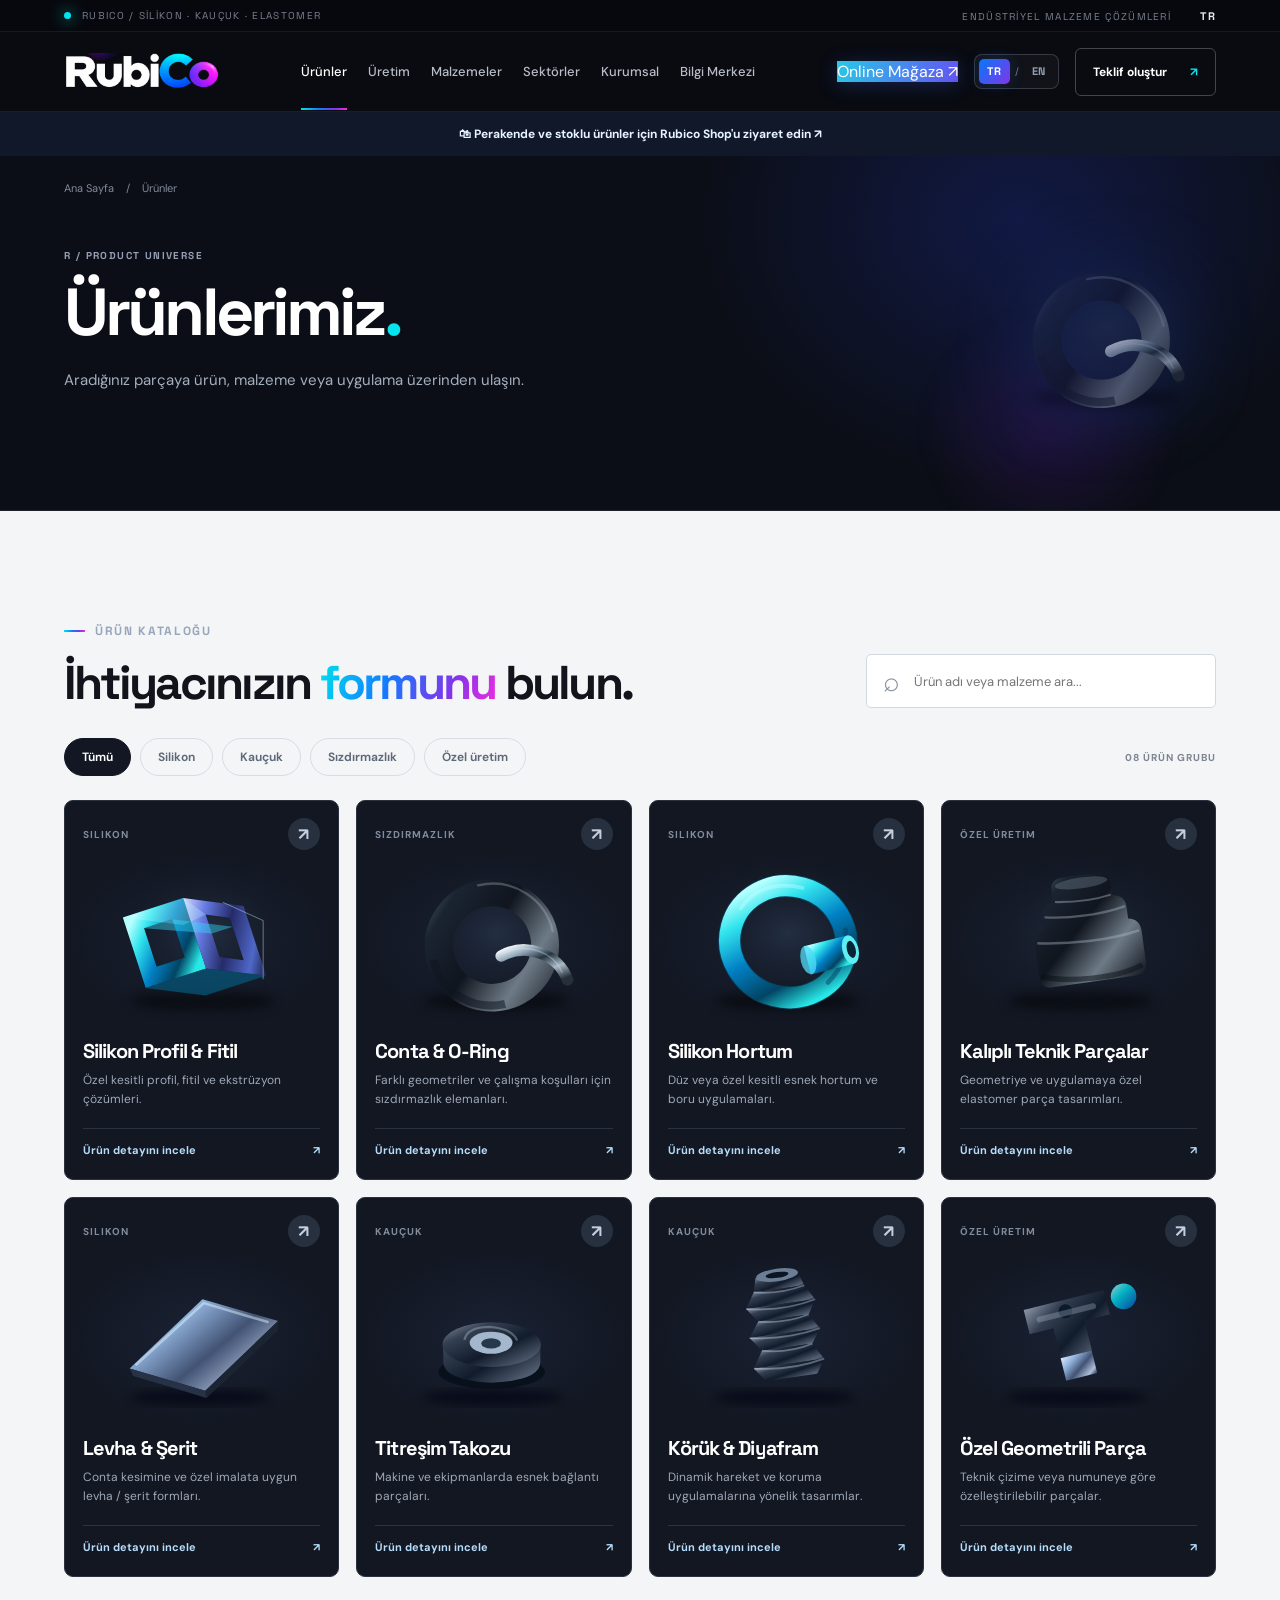
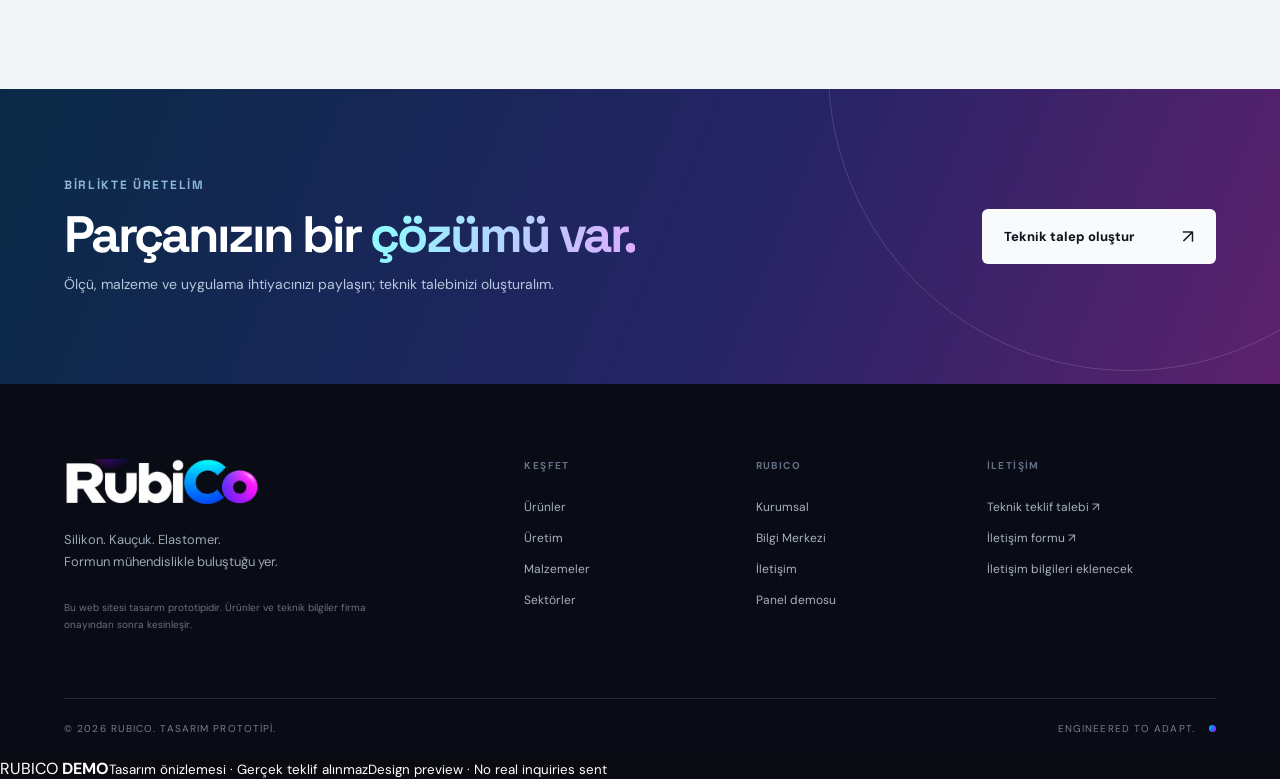
<file: urunler.html>
<!doctype html><html lang="tr"><head><meta name="robots" content="noindex,nofollow,noarchive"><meta charset="UTF-8"><meta name="viewport" content="width=device-width,initial-scale=1"><meta name="theme-color" content="#0a0b11"><meta name="description" content="Rubico silikon, kauçuk ve elastomer ürün gruplarını keşfedin."><title>Ürünler | RUBICO</title><link rel="icon" type="image/png" href="assets/rubico-symbol.png"><link rel="stylesheet" href="styles.css"><script defer src="translations.js"></script><script defer src="i18n.js"></script><script defer src="site.js"></script><link rel="stylesheet" href="shop.css"></head><body data-page="products"><div class="topline"><div class="container top-flex"><span><i class="micro-pulse"></i>RUBICO / SİLİKON · KAUÇUK · ELASTOMER</span><span>ENDÜSTRİYEL MALZEME ÇÖZÜMLERİ <b class="top-lang-indicator" aria-label="Current language">TR</b></span></div></div>
    <header class="header" id="siteHeader"><div class="container nav-wrap">
      <a href="index.html" class="logo" aria-label="Rubico ana sayfa"><img src="assets/rubico-wordmark.png" alt="RubiCo"></a>
      <nav class="desktop-nav" aria-label="Ana menü"><a href="urunler.html" class="active">Ürünler</a><a href="uretim.html" class="">Üretim</a><a href="malzemeler.html" class="">Malzemeler</a><a href="sektorler.html" class="">Sektörler</a><a href="kurumsal.html" class="">Kurumsal</a><a href="bilgi-merkezi.html" class="">Bilgi Merkezi</a></nav>
      <div class="nav-actions"><a class="nav-shop" href="magaza.html">Online Mağaza ↗</a><div class="lang-switch" role="group" aria-label="Language / Dil"><button type="button" class="lang-option" data-set-lang="tr" aria-label="Türkçe">TR</button><span class="lang-divider" aria-hidden="true">/</span><button type="button" class="lang-option" data-set-lang="en" aria-label="English">EN</button></div><a class="nav-quote" href="konfigurator.html">Teklif oluştur <span aria-hidden="true">↗</span></a><button class="menu-button" id="menuButton" aria-expanded="false" aria-controls="mobileMenu" aria-label="Menüyü aç"><span></span><span></span></button></div>
    </div><nav class="mobile-nav" id="mobileMenu" aria-label="Mobil menü"><a href="magaza.html">🛍 Online Mağaza</a><a href="sepet.html">Sepetim</a><a href="urunler.html" class="active">Ürünler</a><a href="uretim.html" class="">Üretim</a><a href="malzemeler.html" class="">Malzemeler</a><a href="sektorler.html" class="">Sektörler</a><a href="kurumsal.html" class="">Kurumsal</a><a href="bilgi-merkezi.html" class="">Bilgi Merkezi</a><a class="mobile-quote" href="konfigurator.html">Teklif oluştur ↗</a><a href="iletisim.html">İletişim</a><div class="mobile-language"><span>LANGUAGE / DİL</span><div class="lang-switch" role="group" aria-label="Language / Dil"><button type="button" class="lang-option" data-set-lang="tr" aria-label="Türkçe">TR</button><span class="lang-divider" aria-hidden="true">/</span><button type="button" class="lang-option" data-set-lang="en" aria-label="English">EN</button></div></div></nav></header><main><div class='shop-catalog-bridge'><a href='magaza.html'>🛍 Perakende ve stoklu ürünler için Rubico Shop'u ziyaret edin ↗</a></div><section class="page-hero"><div class="page-hero-glow"></div><div class="container"><div class="breadcrumb"><a href="index.html">Ana Sayfa</a><span>/</span><span>Ürünler</span></div><div class="pagehero-content"><div><div class="eyebrow">R / PRODUCT UNIVERSE</div><h1>Ürünlerimiz<span class="accent-dot">.</span></h1><p>Aradığınız parçaya ürün, malzeme veya uygulama üzerinden ulaşın.</p></div><img class="pagehero-icon" src="assets/product-seals.svg" alt="" /></div></div></section><section class="section-pad catalog-section"><div class="container"><div class="catalog-control"><div><div class="kicker"><span></span>ÜRÜN KATALOĞU</div><h2>İhtiyacınızın <em>formunu</em> bulun.</h2></div><div class="search-field"><span>⌕</span><input type="search" id="productSearch" placeholder="Ürün adı veya malzeme ara..." aria-label="Ürün ara"></div></div><div class="filters" id="productFilters"><button class="filter-btn selected" data-filter="Tümü">Tümü</button><button class="filter-btn" data-filter="Silikon">Silikon</button><button class="filter-btn" data-filter="Kauçuk">Kauçuk</button><button class="filter-btn" data-filter="Sızdırmazlık">Sızdırmazlık</button><button class="filter-btn" data-filter="Özel Üretim">Özel üretim</button><span id="productCount">08 ÜRÜN GRUBU</span></div><div class="product-grid catalog-grid" id="productGrid"><a class="product-card" href="urun-detay.html?urun=silikon-profiller" data-name="silikon profil &amp; fitil" data-category="Silikon"><div class="product-top"><span>SILIKON</span><span class="circ-arrow">↗</span></div><div class="product-visual"><img loading="lazy" src="assets/product-profiles.svg" alt="Silikon Profil & Fitil temsilî ürün çizimi"></div><div class="product-bottom"><h3>Silikon Profil & Fitil</h3><p>Özel kesitli profil, fitil ve ekstrüzyon çözümleri.</p><div class="card-link">Ürün detayını incele <span>↗</span></div></div></a><a class="product-card" href="urun-detay.html?urun=conta-o-ring" data-name="conta &amp; o-ring" data-category="Sızdırmazlık"><div class="product-top"><span>SIZDIRMAZLIK</span><span class="circ-arrow">↗</span></div><div class="product-visual"><img loading="lazy" src="assets/product-seals.svg" alt="Conta & O-Ring temsilî ürün çizimi"></div><div class="product-bottom"><h3>Conta & O-Ring</h3><p>Farklı geometriler ve çalışma koşulları için sızdırmazlık elemanları.</p><div class="card-link">Ürün detayını incele <span>↗</span></div></div></a><a class="product-card" href="urun-detay.html?urun=silikon-hortum" data-name="silikon hortum" data-category="Silikon"><div class="product-top"><span>SILIKON</span><span class="circ-arrow">↗</span></div><div class="product-visual"><img loading="lazy" src="assets/product-hoses.svg" alt="Silikon Hortum temsilî ürün çizimi"></div><div class="product-bottom"><h3>Silikon Hortum</h3><p>Düz veya özel kesitli esnek hortum ve boru uygulamaları.</p><div class="card-link">Ürün detayını incele <span>↗</span></div></div></a><a class="product-card" href="urun-detay.html?urun=kalipli-parcalar" data-name="kalıplı teknik parçalar" data-category="Özel Üretim"><div class="product-top"><span>ÖZEL ÜRETIM</span><span class="circ-arrow">↗</span></div><div class="product-visual"><img loading="lazy" src="assets/product-molded.svg" alt="Kalıplı Teknik Parçalar temsilî ürün çizimi"></div><div class="product-bottom"><h3>Kalıplı Teknik Parçalar</h3><p>Geometriye ve uygulamaya özel elastomer parça tasarımları.</p><div class="card-link">Ürün detayını incele <span>↗</span></div></div></a><a class="product-card" href="urun-detay.html?urun=levha-serit" data-name="levha &amp; şerit" data-category="Silikon"><div class="product-top"><span>SILIKON</span><span class="circ-arrow">↗</span></div><div class="product-visual"><img loading="lazy" src="assets/product-sheets.svg" alt="Levha & Şerit temsilî ürün çizimi"></div><div class="product-bottom"><h3>Levha & Şerit</h3><p>Conta kesimine ve özel imalata uygun levha / şerit formları.</p><div class="card-link">Ürün detayını incele <span>↗</span></div></div></a><a class="product-card" href="urun-detay.html?urun=titresim-takoz" data-name="titreşim takozu" data-category="Kauçuk"><div class="product-top"><span>KAUÇUK</span><span class="circ-arrow">↗</span></div><div class="product-visual"><img loading="lazy" src="assets/product-mounts.svg" alt="Titreşim Takozu temsilî ürün çizimi"></div><div class="product-bottom"><h3>Titreşim Takozu</h3><p>Makine ve ekipmanlarda esnek bağlantı parçaları.</p><div class="card-link">Ürün detayını incele <span>↗</span></div></div></a><a class="product-card" href="urun-detay.html?urun=koruk-diyafram" data-name="körük &amp; diyafram" data-category="Kauçuk"><div class="product-top"><span>KAUÇUK</span><span class="circ-arrow">↗</span></div><div class="product-visual"><img loading="lazy" src="assets/product-bellows.svg" alt="Körük & Diyafram temsilî ürün çizimi"></div><div class="product-bottom"><h3>Körük & Diyafram</h3><p>Dinamik hareket ve koruma uygulamalarına yönelik tasarımlar.</p><div class="card-link">Ürün detayını incele <span>↗</span></div></div></a><a class="product-card" href="urun-detay.html?urun=ozel-geometri" data-name="özel geometrili parça" data-category="Özel Üretim"><div class="product-top"><span>ÖZEL ÜRETIM</span><span class="circ-arrow">↗</span></div><div class="product-visual"><img loading="lazy" src="assets/product-custom.svg" alt="Özel Geometrili Parça temsilî ürün çizimi"></div><div class="product-bottom"><h3>Özel Geometrili Parça</h3><p>Teknik çizime veya numuneye göre özelleştirilebilir parçalar.</p><div class="card-link">Ürün detayını incele <span>↗</span></div></div></a></div><div id="emptyProducts" class="empty-state" hidden><h3>Sonuç bulunamadı.</h3><p>Arama kriterinizi değiştirebilir veya özel parça talebi oluşturabilirsiniz.</p><a href="konfigurator.html" class="btn btn-dark">Özel üretim talebi ↗</a></div></div></section></main><section class="next-step"><div class="container next-inner"><div><div class="eyebrow">BİRLİKTE ÜRETELİM</div><h2>Parçanızın bir <em>çözümü var.</em></h2><p>Ölçü, malzeme ve uygulama ihtiyacınızı paylaşın; teknik talebinizi oluşturalım.</p></div><a class="btn btn-light" href="konfigurator.html">Teknik talep oluştur <span>↗</span></a></div></section>
<footer class="footer"><div class="container"><div class="footer-upper"><div class="footer-brand"><img src="assets/rubico-wordmark.png" alt="Rubico"><p>Silikon. Kauçuk. Elastomer.<br>Formun mühendislikle buluştuğu yer.</p><span class="small-print">Bu web sitesi tasarım prototipidir. Ürünler ve teknik bilgiler firma onayından sonra kesinleşir.</span></div><div class="footer-col"><strong>KEŞFET</strong><a href="urunler.html">Ürünler</a><a href="uretim.html">Üretim</a><a href="malzemeler.html">Malzemeler</a><a href="sektorler.html">Sektörler</a></div><div class="footer-col"><strong>RUBICO</strong><a href="kurumsal.html">Kurumsal</a><a href="bilgi-merkezi.html">Bilgi Merkezi</a><a href="iletisim.html">İletişim</a><a href="admin.html">Panel demosu</a></div><div class="footer-col"><strong>İLETİŞİM</strong><a href="konfigurator.html">Teknik teklif talebi ↗</a><a href="iletisim.html">İletişim formu ↗</a><span>İletişim bilgileri eklenecek</span></div></div><div class="footer-bottom"><span>© 2026 RUBICO. TASARIM PROTOTİPİ.</span><span>ENGINEERED TO ADAPT. <i class="gradient-dot"></i></span></div></div></footer><div class="toast" id="toast" role="status" aria-live="polite"></div><div class="rubico-demo-ribbon" role="note" aria-label="Demo preview"><span class="rubico-demo-dot" aria-hidden="true"></span><span>RUBICO <b>DEMO</b></span><small class="notice-tr">Tasarım önizlemesi · Gerçek teklif alınmaz</small><small class="notice-en">Design preview · No real inquiries sent</small></div></body></html>
</file>
<file: styles.css>
@import url('https://fonts.googleapis.com/css2?family=DM+Sans:wght@400;500;600;700;800&family=Space+Grotesk:wght@400;500;600;700&display=swap');
:root{--ink:#090b11;--ink2:#111520;--ink3:#1b2130;--paper:#f5f6f7;--white:#fff;--light:#ebedf0;--smoke:#b6becb;--grey:#707783;--line:rgba(255,255,255,.11);--darkline:#dedfe3;--cyan:#04e3ee;--blue:#0a7bff;--violet:#6633f5;--pink:#e831e8;--grad:linear-gradient(112deg,#00dfed 3%,#147aff 40%,#8434e9 74%,#f22ce1 100%);--font: 'DM Sans',Inter,system-ui,-apple-system,BlinkMacSystemFont,'Segoe UI',sans-serif;--display:'Space Grotesk',var(--font)}
*{box-sizing:border-box}html{scroll-behavior:smooth;scroll-padding-top:100px}body{margin:0;background:var(--ink);color:white;font-family:var(--font);-webkit-font-smoothing:antialiased}a{text-decoration:none;color:inherit}button,input,textarea,select{font:inherit}button{cursor:pointer}img{max-width:100%;display:block}p,h1,h2,h3{margin-top:0}h1,h2,h3{font-family:var(--display);letter-spacing:-.058em}h1{font-size:clamp(53px,6.1vw,100px);line-height:1.03}h2{font-size:clamp(40px,4.7vw,72px);line-height:1.08}h3{font-size:26px}p{line-height:1.75}::selection{background:#5e53f4;color:#fff}:focus-visible{outline:3px solid var(--cyan);outline-offset:4px}.container{max-width:1440px;margin:0 auto;padding:0 64px}.topline{height:32px;background:#07080d;color:#777e8e;border-bottom:1px solid #171920;font-family:var(--display);font-size:10px;letter-spacing:.13em}.top-flex{height:100%;display:flex;justify-content:space-between;align-items:center;gap:16px}.top-flex>span{white-space:nowrap}.top-flex b{margin-left:25px;color:#e6eaf3;font-size:11px}.micro-pulse,.pulse-dot{display:inline-block;width:7px;height:7px;background:var(--cyan);border-radius:50%;margin-right:11px;box-shadow:0 0 15px #00f4e9}.header{height:80px;position:sticky;top:0;z-index:90;border-bottom:1px solid rgba(255,255,255,.08);background:rgba(10,12,18,.93);backdrop-filter:blur(24px);-webkit-backdrop-filter:blur(24px)}.nav-wrap{height:100%;display:flex;align-items:center;justify-content:space-between;gap:35px}.logo{width:155px;min-width:130px;display:block}.logo img{width:100%;height:auto}.desktop-nav{display:flex;align-items:center;justify-content:center;gap:clamp(13px,1.65vw,31px)}.desktop-nav a{position:relative;font-size:13px;color:#b8bdc8;white-space:nowrap;font-weight:500;transition:color .18s}.desktop-nav a:hover,.desktop-nav a.active{color:#fff}.desktop-nav a.active:after{content:'';height:2px;width:100%;background:var(--grad);position:absolute;bottom:-30px;left:0}.nav-actions{display:flex;align-items:center;gap:16px}.nav-quote{font-size:12px;font-weight:700;border:1px solid rgba(255,255,255,.24);border-radius:6px;padding:15px 17px;white-space:nowrap;transition:background .2s}.nav-quote:hover{background:#fff;color:#08090e}.nav-quote span{margin-left:20px;color:var(--cyan)}.menu-button{display:none;width:40px;height:40px;border:1px solid #333b4e;border-radius:6px;background:transparent;flex-direction:column;align-items:center;justify-content:center;gap:6px}.menu-button span{width:18px;height:2px;background:#fff}.mobile-nav{display:none}.btn{display:inline-flex;align-items:center;justify-content:space-between;gap:48px;min-height:53px;padding:15px 22px;border-radius:6px;border:0;white-space:nowrap;font-size:13px;font-weight:800;transition:transform .2s,box-shadow .2s,background .2s}.btn:hover{transform:translateY(-3px)}.btn span{font-size:19px;font-weight:400}.btn-gradient{background:var(--grad);color:#fff;box-shadow:0 8px 26px rgba(74,40,225,.18)}.btn-dark{background:#101521;color:#fff}.btn-dark:hover{background:#253252}.btn-light{background:#f9fafc;color:#11141d}.btn-outline-dark{border:1px solid #cdd1d8;background:transparent;color:#19202d}.btn-outline-dark:hover{background:#eef0f5}.inline-link,.text-btn{font-size:13px;font-weight:750;display:inline-flex;align-items:center;gap:25px;border-bottom:1px solid #7c8391;padding:13px 0}.inline-link span{font-size:20px}.text-btn{border-bottom:0}.dark-text{color:#121622}.eyebrow,.kicker{font-family:var(--display);font-size:12px;letter-spacing:.14em;font-weight:700;display:flex;align-items:center;gap:10px;color:#98a6bb}.kicker span,.brow-line{display:inline-block;width:21px;height:2px;background:var(--grad)}em{font-style:normal;background:var(--grad);-webkit-background-clip:text;background-clip:text;color:transparent}.accent-dot{color:var(--cyan)}.light-section{background:#f5f6f7;color:#11141b}.section-pad{padding:112px 0}.overline-row{display:flex;align-items:center;justify-content:space-between;border-bottom:1px solid #d8dbe0;padding-bottom:19px;color:#8d939c;font:600 10px var(--display);letter-spacing:.12em;margin-bottom:45px}.section-head{display:flex;justify-content:space-between;align-items:end;gap:40px;margin-bottom:48px}.section-head h2{margin:18px 0 0}.section-head>p{max-width:385px;color:#a9afbd;margin:0 0 8px;font-size:15px}.head-dark>p{color:#777e88}.head-dark .kicker,.light-section .kicker,.material-teaser .kicker{color:#525b69}.head-dark h2,.light-section .section-head h2{color:#11141b}.page-hero{background:#0b0e16;position:relative;overflow:hidden;min-height:355px;border-bottom:1px solid rgba(255,255,255,.08)}.page-hero::after{content:'';position:absolute;right:-80px;top:-210px;width:680px;height:550px;background:radial-gradient(ellipse,rgba(29,46,153,.35),transparent 68%);pointer-events:none}.page-hero-glow{position:absolute;right:7%;top:40%;width:280px;height:260px;background:radial-gradient(ellipse,rgba(133,34,242,.16),transparent 65%);filter:blur(10px)}.breadcrumb{display:flex;align-items:center;gap:12px;font-size:11px;color:#828a9b;padding-top:25px}.breadcrumb a:hover{color:#fff}.pagehero-content{min-height:280px;display:flex;justify-content:space-between;align-items:center;position:relative}.pagehero-content>div:first-child{padding:31px 0 58px}.pagehero-content .eyebrow{font-size:10px;color:#95a0b4}.pagehero-content h1{font-size:clamp(42px,5.2vw,74px);line-height:1.07;margin:15px 0 20px}.pagehero-content p{color:#a4afbe;max-width:605px;font-size:15px;line-height:1.7;margin:0}.pagehero-icon{width:225px;height:185px;object-fit:contain;opacity:.7;filter:drop-shadow(0 0 35px #182d5c)}.pagehero-index{font-size:10px;letter-spacing:.2em;color:#454c5f;align-self:end;padding-bottom:50px}.hero{height:min(770px,calc(100vh - 60px));min-height:665px;position:relative;overflow:hidden;background:#0a0b11}.hero::before{content:'';position:absolute;inset:0;background-image:linear-gradient(rgba(255,255,255,.028) 1px,transparent 1px),linear-gradient(90deg,rgba(255,255,255,.024) 1px,transparent 1px);background-size:95px 95px;mask-image:linear-gradient(90deg,transparent 23%,#000);pointer-events:none}.hero-grain{position:absolute;inset:0;opacity:.22;background-image:url("data:image/svg+xml,%3Csvg viewBox='0 0 180 180' xmlns='http://www.w3.org/2000/svg'%3E%3Cfilter id='n'%3E%3CfeTurbulence type='fractalNoise' baseFrequency='.8' numOctaves='3' stitchTiles='stitch'/%3E%3C/filter%3E%3Crect width='100%25' height='100%25' filter='url(%23n)' opacity='.13'/%3E%3C/svg%3E");pointer-events:none}.hero-glow-one,.hero-glow-two{position:absolute;width:700px;height:700px;border-radius:50%;filter:blur(115px);pointer-events:none}.hero-glow-one{right:-250px;top:-250px;background:rgba(9,105,198,.17)}.hero-glow-two{right:15%;bottom:-600px;background:rgba(150,26,193,.14)}.hero-main{height:calc(100% - 78px);display:grid;grid-template-columns:1.08fr .92fr;align-items:center;position:relative;z-index:1}.hero-left{padding-top:20px}.hero-brow{font-size:11px;font-weight:700;letter-spacing:.15em;color:#aeb9d0;display:flex;align-items:center;gap:12px;margin-bottom:40px}.hero h1{font-weight:700;font-size:clamp(59px,6.2vw,103px);margin:0 0 28px;letter-spacing:-.083em}.hero h1 .muted-type{color:#768193}.hero h1 em{white-space:nowrap}.hero-left>p{max-width:498px;font-size:16px;line-height:1.72;color:#a4abbb;margin-bottom:35px}.hero-ctas{display:flex;align-items:center;flex-wrap:wrap;gap:32px}.hero-caption{color:#737e91;font-size:10px;letter-spacing:.13em;font-weight:700;margin-top:85px}.hero-caption b{margin:0 10px;color:#3f4957}.hero-right{position:relative;display:flex;align-items:center;justify-content:center;height:580px}.hero-rings{width:min(46vw,580px);height:min(46vw,580px);min-width:430px;min-height:430px;display:grid;place-items:center;position:relative}.ring{position:absolute;border-radius:50%;border:1px solid rgba(113,142,187,.12)}.ring1{inset:3%;animation:spin 28s linear infinite}.ring1:after{content:'';position:absolute;width:7px;height:7px;background:var(--cyan);border-radius:50%;top:10%;left:15%;box-shadow:0 0 20px var(--cyan)}.ring2{inset:14%;border-style:dashed;animation:spin 50s linear reverse infinite}.ring3{inset:29%;border-color:rgba(212,77,239,.11)}.hero-emblem{width:78%;position:relative;z-index:2;filter:drop-shadow(0 20px 70px rgba(36,76,245,.18));animation:floaty 8s ease-in-out infinite}.micro-label{position:absolute;font-size:10px;letter-spacing:.16em;color:#58657c;font-family:var(--display)}.m1{top:18%;right:-5%}.m2{bottom:14%;left:0}.hero-low{position:relative;z-index:2;display:flex;justify-content:space-between;align-items:center;height:78px;font-size:10px;letter-spacing:.14em;color:#828b9c;border-top:1px solid rgba(255,255,255,.10)}.marquee{overflow:hidden;background:#0f1420;border-top:1px solid #1b2537;border-bottom:1px solid #1b2537;height:69px;display:flex;align-items:center}.marquee-inner{white-space:nowrap;font-size:12px;letter-spacing:.23em;font-weight:800;animation:move 32s linear infinite;color:#adb7c7;min-width:max-content}.marquee-inner span{color:#04bdda;font-size:17px;margin:0 42px}@keyframes move{from{transform:translateX(0)}to{transform:translateX(-33%)}}@keyframes floaty{0%,100%{transform:translateY(0) rotate(-2deg)}50%{transform:translateY(-13px) rotate(2deg)}}@keyframes spin{to{transform:rotate(360deg)}}
.home-products,.product-grid{display:grid;grid-template-columns:repeat(4,minmax(0,1fr));gap:17px}.product-card{display:flex;flex-direction:column;min-width:0;overflow:hidden;min-height:370px;background:#121722;color:#fff;border:1px solid #2a3240;border-radius:9px;transition:transform .22s,border-color .22s,box-shadow .22s}.product-card:hover{transform:translateY(-7px);border-color:#475c81;box-shadow:0 22px 35px rgba(10,18,34,.13)}.product-top{display:flex;align-items:center;justify-content:space-between;padding:17px 18px 0;font-size:10px;color:#818c9d;font-weight:700;letter-spacing:.1em}.circ-arrow{width:32px;height:32px;display:grid;place-items:center;background:#26303e;border-radius:50%;font-size:17px;color:#c6cedd}.product-visual{height:180px;display:flex;align-items:center;justify-content:center;position:relative;overflow:hidden;background:radial-gradient(ellipse at center,rgba(48,63,101,.25),transparent 70%)}.product-visual img{width:95%;height:100%;object-fit:contain;transition:transform .32s}.product-card:hover .product-visual img{transform:scale(1.08) rotate(-2deg)}.product-bottom{padding:8px 18px 22px;display:flex;flex:1;flex-direction:column}.product-bottom h3{font-size:20px;letter-spacing:-.045em;margin-bottom:7px}.product-bottom p{font-size:12px;color:#9fa8b7;line-height:1.6;margin:0 0 16px}.card-link{font-size:11px;font-weight:700;color:#b6ddfb;display:flex;justify-content:space-between;border-top:1px solid #2a3342;padding-top:14px;margin-top:auto}.under-grid{display:flex;justify-content:space-between;align-items:center;margin-top:31px;padding-top:10px;color:#7a818c;font-size:12px}.under-grid .text-btn{color:#1c2230}.approach{background:#101520;color:#fff}.approach-grid{display:grid;grid-template-columns:1fr 1fr;gap:8%;min-height:615px;align-items:center}.approach-art{height:470px;background:radial-gradient(circle at 50% 51%,#202544,#111724 60%);position:relative;display:flex;align-items:center;justify-content:center;overflow:hidden;border:1px solid #252c3b;border-radius:8px}.approach-mesh{position:absolute;inset:0;background-image:linear-gradient(rgba(255,255,255,.05) 1px,transparent 1px),linear-gradient(90deg,rgba(255,255,255,.05) 1px,transparent 1px);background-size:40px 40px;transform:perspective(350px) rotateX(25deg) scale(1.4)}.shape-glow{position:absolute;width:350px;height:280px;background:#3934da;filter:blur(120px);opacity:.22}.approach-art img{width:70%;position:relative;filter:drop-shadow(0 20px 40px #0a0a2b)}.shape-coords{position:absolute;bottom:24px;left:26px;font-size:10px;letter-spacing:.15em;color:#7c8ba0}.approach-copy h2{font-size:clamp(41px,4.3vw,66px);margin:20px 0}.approach-copy>p{color:#a6afbd;max-width:540px;font-size:15px}.approach-mini{margin:33px 0;display:grid;gap:0}.approach-mini>div{display:flex;gap:20px;align-items:center;border-bottom:1px solid #2a3140;padding:16px 0;font-size:13px;color:#dce1eb}.approach-mini b{color:#3dd4f2;font-size:10px}.approach-copy .text-btn{color:#fff}.material-teaser{background:#ebeef2;color:#11141b}.material-split{display:grid;grid-template-columns:1fr 1fr;gap:10%;align-items:center}.material-teaser .section-head{display:block;margin-bottom:22px}.material-teaser .section-head p{color:#626c79;margin-top:25px}.material-stack{display:grid;gap:10px}.material-stack a{display:grid;grid-template-columns:68px 1fr 35px;align-items:center;gap:15px;background:#fff;border:1px solid #dce0e6;border-radius:6px;padding:22px 23px;transition:border .2s,transform .2s}.material-stack a:hover{transform:translateX(7px);border-color:#7796d2}.material-stack a span{color:#8e97a6;font-size:11px}.material-stack a b{font:600 19px var(--display)}.material-stack a i{font-size:12px;font-style:normal;color:#79899a}.config-teaser{background:#e8eaf0;padding:15px 0 90px}.config-banner{background:#0b0e17;position:relative;overflow:hidden;border-radius:8px;min-height:540px;padding-top:90px;padding-bottom:80px}.config-banner>.config-tag,.config-banner>h2,.config-banner>p,.config-banner>.btn{position:relative;z-index:2}.config-tag{color:#64cadb;font:700 11px var(--display);letter-spacing:.15em;margin-bottom:23px}.config-banner h2{font-size:clamp(52px,5vw,72px);margin-bottom:22px}.config-banner p{max-width:425px;color:#a6b1c2;font-size:14px;margin-bottom:27px}.config-lines{position:absolute;inset:0;background-image:linear-gradient(90deg,transparent 97%,rgba(255,255,255,.055) 100%);background-size:60px 100%;opacity:.9}.config-visual{position:absolute;right:2%;top:10%;width:50%;height:86%;display:flex;align-items:center;justify-content:center}.faux-wire{width:280px;height:280px;border:3px solid #21a9d4;border-radius:41%;transform:rotate(32deg) skew(-11deg);box-shadow:inset 0 0 0 25px #0b0e17,inset 0 0 0 28px #4744f6,0 0 70px #6731e433;animation:slowturn 13s linear infinite}.wire-inner{width:100%;height:100%;border-radius:40%;border:2px dashed #6132f1;transform:scale(.8)}@keyframes slowturn{50%{transform:rotate(53deg) skew(-7deg)}}.config-chip{position:absolute;top:13%;left:8%;background:#171e2e;border:1px solid #313c5a;color:#8a9ab5;font:600 9px var(--display);letter-spacing:.09em;padding:15px 20px;border-radius:6px}.config-chip strong{display:block;color:#e1eaf8;font-size:12px;margin-top:6px}.config-chip.second{top:auto;bottom:5%;left:auto;right:8%}.sector-home{background:#f5f6f7;color:#11141b}.sector-grid{display:grid;grid-template-columns:repeat(3,1fr);gap:15px}.sector-grid a{background:#fff;border:1px solid #dee1e7;border-radius:6px;padding:26px;min-height:216px;display:flex;flex-direction:column;position:relative;transition:transform .2s,border-color .2s}.sector-grid a:hover{transform:translateY(-4px);border-color:#8a98b6}.sector-grid a>span{font:700 11px var(--display);color:#8792a6;letter-spacing:.1em}.sector-grid a>div{margin-top:auto}.sector-grid strong{font:600 24px var(--display);letter-spacing:-.055em}.sector-grid p{font-size:13px;color:#757e89;line-height:1.6;margin:10px 0 0}.sector-grid a>b{position:absolute;right:25px;top:20px;color:#6079b2;font-size:24px}.sector-grid.compact{grid-template-columns:repeat(4,1fr)}.sector-grid.compact a{height:130px;min-height:0;padding:19px;display:flex;gap:10px}.sector-grid.compact strong{font-size:19px}.sector-grid.compact a>span{font-size:10px}.sector-grid.compact a{font-size:0}.sector-grid.compact a::after{content:'↗';position:absolute;right:20px;top:17px;color:#6a82bb;font-size:20px}
/* General catalog */
.catalog-section{background:#f4f5f7;color:#11141b}.catalog-control{display:flex;align-items:end;justify-content:space-between;gap:30px;margin-bottom:30px}.catalog-control h2{font-size:clamp(36px,3.7vw,52px);margin:18px 0 0}.search-field{width:min(350px,100%);position:relative}.search-field span{font-size:28px;position:absolute;left:17px;top:9px;color:#8790a1}.search-field input{width:100%;height:54px;border:1px solid #d2d8e0;border-radius:5px;background:#fff;padding:12px 16px 12px 47px;font-size:13px;outline:none;color:#141a24}.search-field input:focus{border-color:#465fd0}.filters{display:flex;align-items:center;gap:9px;flex-wrap:wrap;margin-bottom:24px}.filter-btn{padding:10px 17px;border:1px solid #d8dce3;background:transparent;color:#5e6877;border-radius:30px;font-size:12px;font-weight:650}.filter-btn:hover,.filter-btn.selected{background:#121723;color:#fff;border-color:#121723}.filters>span{margin-left:auto;color:#7d8692;font-size:10px;letter-spacing:.1em;font-weight:750}.catalog-grid{grid-template-columns:repeat(4,1fr)}.catalog-grid .product-card{min-height:380px}.empty-state{background:#fff;padding:55px;border:1px solid #d9dee6;text-align:center}.empty-state h3{margin-bottom:4px}.empty-state p{color:#767d88}.detail-section{background:#f5f6f7;color:#11141b}.detail-layout{display:grid;grid-template-columns:1fr 1fr;gap:7%;align-items:start}.detail-image{background:#111722;border-radius:8px;min-height:520px;position:relative;display:grid;place-items:center;overflow:hidden}.detail-image img{width:90%;max-height:470px;object-fit:contain}.image-foot{position:absolute;bottom:25px;left:25px;font-size:10px;color:#6d778a;letter-spacing:.13em}.detail-info{padding-top:10px}.detail-info h2{font-size:clamp(40px,4vw,60px);margin:18px 0}.dark-label{color:#596679}.detail-lead{color:#5c6572;font-size:16px;max-width:510px}.spec-table{margin:25px 0;border-top:1px solid #dde2e8}.spec-table div{display:grid;grid-template-columns:40% 60%;gap:10px;padding:19px 0;border-bottom:1px solid #dce1e8;font-size:13px}.spec-table span{color:#737e8c}.spec-table strong{font-weight:650}.muted-disclaimer{font-size:11px;color:#8a929d;margin-bottom:23px}.details-back{font-size:12px;display:block;margin-top:20px;color:#5a6170;font-weight:600}.steps-grid{display:grid;grid-template-columns:repeat(4,1fr);gap:15px}.steps-grid>div{padding:28px 23px;background:#fff;border:1px solid #e0e4e8;min-height:260px;border-radius:6px}.steps-grid span{font-size:12px;color:#6b83bd;letter-spacing:.1em}.steps-grid h3{font-size:24px;margin:50px 0 13px}.steps-grid p{font-size:13px;color:#737a85}.manufacturing{background:#131927}.manufacturing .overline-row{border-color:#2a3344}.manufacturing .section-head{margin-bottom:45px}.methods{border-top:1px solid #30394c}.methods article{display:grid;grid-template-columns:130px 1fr 36px;align-items:center;gap:30px;border-bottom:1px solid #30394c;padding:29px 0}.method-no{font:700 13px var(--display);color:#667b96}.methods article h3{font-size:27px;margin:0 0 7px}.methods article p{font-size:13px;color:#a9b3c3;margin:0}.methods article>span{font-size:24px;color:#5ba6d6}.materials-grid{display:grid;grid-template-columns:repeat(3,1fr);gap:16px}.material-card{display:flex;flex-direction:column;min-height:345px;padding:28px;background:#fff;border:1px solid #dce1e8;border-radius:6px;scroll-margin-top:110px}.material-card>div:first-child{display:flex;justify-content:space-between;align-items:start}.material-card>div:first-child span{font-size:10px;letter-spacing:.12em;color:#8d96a5}.material-card>div:first-child b{font:600 27px var(--display);letter-spacing:-.08em;color:#6f6ad7}.material-card h3{font-size:29px;margin:40px 0 10px}.material-card p{font-size:13px;color:#697381;margin-bottom:18px}.tags{display:flex;flex-wrap:wrap;gap:7px;margin-top:auto}.tags span{font-size:10px;background:#eff1f5;border-radius:4px;padding:8px 9px;color:#5f6977}.material-card>a{margin-top:23px;border-top:1px solid #e4e7ed;padding-top:15px;font-size:12px;font-weight:700;color:#3447a8}.material-note{margin-top:24px;background:#111722;border-radius:6px;padding:25px 30px;color:#fff;display:grid;grid-template-columns:1fr 2fr;gap:30px;align-items:center}.material-note div{display:flex;align-items:center;gap:20px}.material-note div span{font-size:27px;color:#00d9e9}.material-note p{font-size:13px;color:#aeb8c9;margin:0}.corporate-layout{display:grid;grid-template-columns:1fr 3fr;gap:40px}.vertical-kicker{font:700 12px var(--display);color:#7080a5;letter-spacing:.15em}.corporate-layout h2{margin-bottom:40px}.corporate-layout p{max-width:850px;font-size:17px;color:#5c6571;line-height:1.9}.corporate-values{display:grid;grid-template-columns:repeat(3,1fr);gap:12px;margin-top:45px}.corporate-values>div{border-top:1px solid #bfc5ce;padding-top:19px;display:flex;flex-direction:column;gap:29px}.corporate-values span{color:#7c8bb0}.corporate-values b{font:600 17px var(--display)}.dark-corporate{background:#121927}.evidence-grid{display:grid;grid-template-columns:repeat(3,1fr);gap:15px}.evidence-grid>div{padding:26px;border:1px solid #303a4d;background:#151e2e;min-height:250px}.evidence-grid span{color:#3ba7d8;font-size:11px}.evidence-grid h3{margin:75px 0 13px}.evidence-grid p{font-size:13px;color:#aab4c4}.article-list{border-top:1px solid #d5dae1}.article{border-bottom:1px solid #d5dae1}.article summary{display:flex;align-items:center;justify-content:space-between;gap:22px;padding:27px 10px;cursor:pointer;list-style:none}.article summary::-webkit-details-marker{display:none}.article summary span{font-size:10px;color:#667ba7;letter-spacing:.1em;font-weight:700}.article summary h3{font-size:29px;margin:10px 0 4px}.article summary p{font-size:13px;color:#737c89;margin:0}.article summary b{font:400 33px var(--display);color:#3e4c69}.article[open] summary b{transform:rotate(45deg)}.article-body{max-width:860px;padding:0 10px 28px;color:#545d6b}.article-body a{font-size:13px;font-weight:700;color:#3b55b6}.catalog-bottom-note{font-size:12px;background:#e7ebf1;border-radius:5px;padding:21px;margin-top:30px;color:#657181}
/* Forms */
.form-section{background:#f2f4f7;color:#11151e}.config-page-grid{display:grid;grid-template-columns:.86fr 1.14fr;gap:7%;align-items:start}.config-aside h2{margin:20px 0 22px;font-size:clamp(43px,4vw,62px)}.config-aside>p{color:#697382;font-size:14px;max-width:405px}.progress-steps{display:grid;gap:0;margin-top:50px}.step{display:flex;align-items:center;gap:20px;border-bottom:1px solid #d5dae4;padding:21px 0;color:#9aa3b0;font-size:14px}.step span{font-size:11px}.step.active{color:#111724}.step.active span{color:#4c53dc}.step b{font-weight:650}.prototype-note{background:#e5e9f0;border-left:3px solid #555bd5;padding:21px;margin-top:42px;color:#515d6e;font-size:11px;letter-spacing:.07em;font-weight:700}.prototype-note small{display:block;margin-top:9px;font-size:12px;line-height:1.65;font-weight:400;letter-spacing:0}.config-form,.contact-form{border:1px solid #dde2e9;background:#fff;border-radius:9px;padding:34px;box-shadow:0 22px 66px rgba(14,24,43,.05)}.form-head{margin-bottom:25px}.form-head>span{font:700 10px var(--display);letter-spacing:.13em;color:#6973a0}.form-head h3{font-size:31px;margin:10px 0 5px}.form-head p{font-size:13px;color:#788291;margin:0}.form-row{display:grid;grid-template-columns:1fr 1fr;gap:15px}.config-form label,.contact-form label{display:flex;flex-direction:column;gap:9px;font-size:12px;font-weight:700;color:#3c4351;margin-bottom:20px}.config-form label>span,.contact-form label>span{font-weight:400;color:#84909c}.config-form label em,.contact-form label em{background:none;color:#d44ac0}.config-form input:not([type=checkbox]):not([type=file]),.config-form textarea,.config-form select,.contact-form input,.contact-form textarea,.contact-form select{width:100%;border:1px solid #dce0e7;border-radius:5px;color:#171e28;background:#fafbfc;padding:14px 13px;outline:none;font-size:13px;min-height:48px}.config-form input:focus,.config-form select:focus,.config-form textarea:focus,.contact-form input:focus,.contact-form select:focus,.contact-form textarea:focus{border-color:#6072d7}.config-form textarea,.contact-form textarea{resize:vertical;min-height:92px}.form-buttons{display:flex;align-items:center;justify-content:flex-end;gap:14px;padding-top:24px;border-top:1px solid #eef0f4}.form-feedback{margin-top:13px;color:#be3041;font-size:12px;min-height:8px}.file-input{border:1px dashed #aebada;border-radius:6px;padding:23px;text-align:center;position:relative;background:#f8faff;margin-bottom:24px}.file-input div{display:flex;align-items:center;flex-direction:column;gap:7px;font-size:27px;color:#5e68ab}.file-input strong{font-size:13px;color:#27324b}.file-input span,.file-input small{font-size:11px;color:#7c8698}.file-input input{opacity:0;position:absolute;inset:0;width:100%;height:100%;cursor:pointer}.file-input small{display:block;margin-top:10px}.summary-box{background:#f2f4f8;padding:19px;border-radius:6px;margin-bottom:20px}.summary-box>span{font:700 10px var(--display);letter-spacing:.12em;color:#6a7691}.summary-box p{font-size:13px;margin:10px 0 0;color:#4a5668;line-height:1.75}.checklabel{flex-direction:row!important;gap:12px!important;align-items:flex-start}.checklabel input{margin-top:2px;accent-color:#5845df}.checklabel span{font-size:12px;color:#555f6f;font-weight:400;line-height:1.5}.quote-success{background:#fff;padding:55px;border:1px solid #e0e4ed;border-radius:8px;text-align:center;margin-top:25px}.success-icon{margin:auto auto 12px;background:#13b9c5;color:#fff;font-size:26px;border-radius:50%;width:55px;height:55px;display:grid;place-items:center}.quote-success h3{font-size:33px;margin:15px 0 8px}.quote-success p{color:#697486}.quote-success>div#quoteReference{color:#52658c;font:700 12px var(--display);letter-spacing:.07em;margin:20px}.success-buttons{display:flex;justify-content:center;flex-wrap:wrap;gap:12px}.contact-grid{display:grid;grid-template-columns:.95fr 1.05fr;gap:8%}.contact-grid h2{margin:20px 0}.contact-grid>div>p{color:#697482;max-width:450px}.contact-info{margin-top:40px;max-width:470px}.contact-info>div{padding:18px 0;border-bottom:1px solid #d7dce4;display:flex;flex-direction:column;gap:10px}.contact-info span{font-size:10px;letter-spacing:.1em;color:#7d8897}.contact-info a,.contact-info strong{font-size:17px;font-weight:650}.admin-section{background:#eef1f5;color:#11151e}.admin-alert{padding:18px 20px;display:flex;gap:20px;align-items:center;background:#fff4e9;border:1px solid #edce9c;border-radius:6px;font-size:12px;color:#6c4e2c}.admin-alert strong{white-space:nowrap}.admin-stats{display:grid;grid-template-columns:repeat(3,1fr);gap:15px;margin-top:24px}.admin-stats>div{padding:24px;background:white;border:1px solid #dbe1e9;display:flex;flex-direction:column}.admin-stats small{font-size:10px;color:#7d8594;letter-spacing:.1em}.admin-stats strong{font:700 50px var(--display);margin:15px 0}.admin-stats span{font-size:12px;color:#808b97}.admin-grid{display:grid;grid-template-columns:1fr 1fr;gap:16px;margin-top:22px}.admin-block{background:#fff;border:1px solid #dbe1e9;padding:24px;min-height:300px;border-radius:6px}.admin-block-head{display:flex;justify-content:space-between;align-items:start;border-bottom:1px solid #e4e9ee;padding-bottom:17px;margin-bottom:18px}.admin-block-head span{font-size:10px;color:#7f8ca1}.admin-block-head h2{font-size:25px;margin:9px 0 0}.admin-block-head a{font-size:12px;color:#3456b0}.admin-block>div:nth-child(2)>p{color:#85909d;font-size:13px}.admin-row{border-bottom:1px solid #e3e8ec;padding:15px 0;display:flex;justify-content:space-between;gap:10px;font-size:12px}.admin-row strong{display:block;font-size:14px}.admin-row small{font-size:11px;color:#85909e}.admin-row button{background:#f1f4f8;border:1px solid #d9dfeb;border-radius:5px;padding:7px 10px;font-size:11px}.admin-scope{margin-top:25px;padding:28px;background:#141a29;color:#fff;border-radius:6px}.admin-scope h3{font-size:22px}.admin-scope>div{display:grid;grid-template-columns:repeat(3,1fr);gap:12px}.admin-scope span{padding:12px;border:1px solid #364055;border-radius:4px;color:#b7c0cf;font-size:12px}.toast{position:fixed;bottom:22px;left:50%;transform:translate(-50%,30px);opacity:0;pointer-events:none;background:#161d2e;color:#fff;padding:13px 20px;border-radius:8px;box-shadow:0 15px 50px #0003;z-index:200;transition:opacity .2s,transform .2s;max-width:90vw;font-size:13px}.toast.show{opacity:1;transform:translate(-50%,0)}
/* End of pages */
.next-step{background:linear-gradient(112deg,#092a46,#252466 58%,#5d216d);color:#fff;position:relative;overflow:hidden}.next-step:after{content:'';position:absolute;border:1px solid #ffffff25;width:600px;height:600px;border-radius:50%;right:-150px;top:-320px}.next-inner{display:flex;justify-content:space-between;align-items:center;gap:50px;min-height:295px;position:relative;z-index:1}.next-inner h2{font-size:clamp(36px,4vw,58px);margin:14px 0 9px}.next-inner p{font-size:14px;color:#b8c7dc;margin:0}.next-step em{background:linear-gradient(105deg,#8bffff,#dbaaff);-webkit-background-clip:text;background-clip:text}.next-inner .eyebrow{color:#8cb6d7}.footer{background:#090c14;color:#c4cad6}.footer-upper{display:grid;grid-template-columns:2.2fr 1fr 1fr 1.2fr;gap:40px;padding:75px 0 65px}.footer-brand img{width:195px}.footer-brand p{font-size:13px;color:#9ca6b7;margin-top:22px}.small-print{display:block;max-width:320px;font-size:10px;color:#677184;line-height:1.7;margin-top:25px}.footer-col{display:flex;flex-direction:column;align-items:flex-start;gap:15px}.footer-col strong{color:#647187;letter-spacing:.14em;font-size:10px;margin-bottom:12px}.footer-col a,.footer-col>span{font-size:12px;color:#a7b0c0}.footer-col a:hover{color:#fff}.footer-bottom{display:flex;justify-content:space-between;align-items:center;border-top:1px solid #252c39;padding:23px 0;color:#737f90;font-size:10px;letter-spacing:.11em}.gradient-dot{display:inline-block;margin-left:10px;width:7px;height:7px;border-radius:50%;background:var(--grad)}
[hidden]{display:none!important}
@media(max-width:1270px){.container{padding-left:40px;padding-right:40px}.desktop-nav{gap:15px}.desktop-nav a{font-size:12px}.nav-wrap{gap:15px}.logo{width:130px;min-width:115px}.nav-quote{padding:13px}.nav-quote span{margin-left:10px}.hero h1{font-size:clamp(52px,6vw,82px)}.hero-rings{min-width:350px;min-height:350px}.product-bottom h3{font-size:18px}}
@media(max-width:1080px){.desktop-nav{display:none}.menu-button{display:flex}.mobile-nav{display:none;position:absolute;top:80px;left:0;right:0;background:#0b1019;padding:12px 40px 24px;border-bottom:1px solid #394054;box-shadow:0 22px 40px #0005;flex-direction:column}.mobile-nav.open{display:flex}.mobile-nav>a{padding:15px;border-bottom:1px solid #232b38;font-size:15px}.mobile-nav .mobile-quote{background:var(--grad);margin-top:14px;border:0;border-radius:5px;color:#fff;font-weight:700}.home-products,.catalog-grid{grid-template-columns:repeat(2,1fr)}.product-card{min-height:370px}.approach-grid{gap:5%}.material-split{gap:5%}.hero-rings{min-width:330px;min-height:330px}.hero h1{font-size:clamp(49px,6vw,78px)}.hero-caption{margin-top:55px}.section-pad{padding:85px 0}.config-banner{min-height:480px}.config-visual{right:-4%}.steps-grid{grid-template-columns:repeat(2,1fr)}.materials-grid{grid-template-columns:repeat(2,1fr)}}
@media(max-width:760px){.container{padding-left:23px;padding-right:23px}.topline{height:26px}.top-flex{font-size:9px}.top-flex span:nth-child(2){display:none}.header{height:70px}.logo{width:145px}.nav-quote{display:none}.mobile-nav{top:70px;padding:10px 23px 25px}.hero{height:auto;min-height:0}.hero-main{display:flex;flex-direction:column;align-items:stretch;padding-top:65px;padding-bottom:25px}.hero-left{padding:0}.hero-brow{margin-bottom:27px;font-size:9px}.hero h1{font-size:clamp(47px,11.1vw,79px);line-height:1.03;letter-spacing:-.079em;margin-bottom:20px}.hero-left>p{font-size:14px;max-width:95%}.hero-ctas{gap:18px}.hero-ctas .btn{min-height:49px;padding:12px 16px;font-size:12px;gap:18px}.inline-link{font-size:12px;gap:10px}.hero-caption{margin-top:25px}.hero-right{height:315px}.hero-rings{width:310px;height:310px;min-width:0;min-height:0}.hero-emblem{width:85%}.micro-label{font-size:7px}.m1{right:0}.hero-low{height:55px;font-size:9px}.hero-low span:nth-child(3){display:none}.marquee{height:55px}.marquee-inner{font-size:10px}.marquee-inner span{margin:0 22px}.section-pad{padding:69px 0}.section-head{display:block;margin-bottom:30px}.section-head h2{font-size:clamp(38px,9vw,57px)}.section-head>p{font-size:13px;margin-top:17px}.overline-row{font-size:9px;margin-bottom:32px}.overline-row span:nth-child(2){display:none}.home-products,.catalog-grid{grid-template-columns:repeat(2,minmax(0,1fr));gap:10px}.product-card{min-height:303px;border-radius:6px}.product-top{padding:12px 12px 0;font-size:8px}.circ-arrow{width:24px;height:24px;font-size:13px}.product-visual{height:137px}.product-bottom{padding:8px 11px 13px}.product-bottom h3{font-size:16px}.product-bottom p{font-size:10px;line-height:1.55}.card-link{font-size:9px;padding-top:10px}.under-grid{gap:18px;align-items:start}.under-grid>span{display:none}.approach-grid{display:flex;flex-direction:column;padding-top:60px;padding-bottom:63px;gap:34px}.approach-art{height:350px;width:100%}.approach-copy h2{font-size:48px}.approach-copy>p{font-size:14px}.material-split,.config-page-grid,.contact-grid,.detail-layout{grid-template-columns:1fr;gap:36px}.material-stack a{padding:18px}.config-teaser{padding:0 0 70px}.config-banner{min-height:605px;padding-top:55px;padding-bottom:280px}.config-banner h2{font-size:48px}.config-banner p{font-size:13px}.config-visual{width:100%;height:300px;top:auto;bottom:0;right:0}.faux-wire{width:170px;height:170px}.config-chip{top:10%;left:7%}.config-chip.second{bottom:11%;right:4%}.sector-grid,.sector-grid.compact{grid-template-columns:repeat(2,1fr);gap:10px}.sector-grid a{min-height:212px;padding:18px}.sector-grid strong{font-size:21px}.sector-grid.compact a{height:125px}.sector-grid.compact strong{font-size:17px}.next-inner{min-height:310px;padding-top:54px;padding-bottom:50px;display:block}.next-inner h2{font-size:39px}.next-inner p{margin-bottom:28px}.footer-upper{grid-template-columns:repeat(2,1fr);gap:35px 20px;padding:60px 0 36px}.footer-brand{grid-column:1/-1}.footer-brand img{width:180px}.footer-bottom{font-size:9px;gap:20px}.page-hero{min-height:315px}.breadcrumb{font-size:10px;padding-top:20px}.pagehero-content{min-height:235px}.pagehero-content>div:first-child{padding:30px 0 40px}.pagehero-content h1{font-size:clamp(40px,9.5vw,64px)}.pagehero-content p{font-size:13px}.pagehero-icon{width:125px;max-height:130px;opacity:.33;position:absolute;right:-20px;top:60px}.pagehero-index{display:none}.catalog-control{display:block}.catalog-control h2{font-size:39px}.search-field{margin-top:24px;width:100%}.filters{gap:6px}.filter-btn{padding:9px 12px;font-size:10px}.filters>span{width:100%;margin:10px 0 0}.detail-image{min-height:350px}.detail-image img{max-height:340px}.detail-info h2{font-size:43px}.steps-grid{grid-template-columns:1fr 1fr;gap:10px}.steps-grid>div{padding:19px 17px;min-height:232px}.steps-grid h3{font-size:20px;margin-top:38px}.steps-grid p{font-size:11px}.methods article{grid-template-columns:40px 1fr 16px;gap:10px}.methods article h3{font-size:20px}.methods article p{font-size:12px}.materials-grid{grid-template-columns:1fr}.material-card{min-height:300px}.material-card h3{margin-top:23px}.material-note{grid-template-columns:1fr;gap:12px}.corporate-layout{grid-template-columns:1fr}.corporate-layout h2{font-size:43px}.corporate-layout p{font-size:15px}.corporate-values{grid-template-columns:1fr 1fr 1fr;gap:8px}.corporate-values b{font-size:13px}.evidence-grid{grid-template-columns:1fr}.evidence-grid>div{min-height:190px}.evidence-grid h3{margin-top:32px}.article summary h3{font-size:22px}.article summary p{font-size:12px}.form-row{grid-template-columns:1fr;gap:0}.config-aside h2{font-size:45px}.config-form,.contact-form{padding:24px 18px}.progress-steps{margin-top:28px}.prototype-note{margin-top:25px}.form-buttons{flex-wrap:wrap}.form-buttons .btn{width:100%}.quote-success{padding:30px 17px}.contact-info{margin-bottom:30px}.admin-stats{gap:8px}.admin-stats>div{padding:15px 12px}.admin-stats small{font-size:8px}.admin-stats strong{font-size:36px}.admin-grid{grid-template-columns:1fr}.admin-scope>div{grid-template-columns:1fr 1fr}.admin-alert{display:block}.admin-alert strong{display:block;margin-bottom:7px}}
@media(max-width:390px){.hero h1{font-size:44px}.home-products,.catalog-grid{grid-template-columns:1fr}.product-visual{height:185px}.product-card{min-height:333px}.hero-ctas{flex-direction:column;align-items:start;gap:8px}.sector-grid,.sector-grid.compact{grid-template-columns:1fr}.steps-grid{grid-template-columns:1fr}.pagehero-content h1{font-size:38px}.footer-upper{gap:35px 14px}}
@media(prefers-reduced-motion:reduce){*,*:before,*:after{animation:none!important;transition:none!important;scroll-behavior:auto!important}}

/* V2.1 — accessible bilingual switch */
.lang-switch{display:flex;align-items:center;gap:5px;white-space:nowrap;padding:4px;border:1px solid rgba(158,175,199,.25);background:rgba(255,255,255,.035);border-radius:8px}
.lang-option{border:0;padding:7px 8px;border-radius:5px;background:transparent;color:#939faf;font:700 11px var(--display);letter-spacing:.06em;line-height:1;cursor:pointer;transition:background .16s,color .16s}
.lang-option.is-active{background:linear-gradient(130deg,#0677f9,#8235e9);color:white;box-shadow:0 0 14px rgba(28,109,242,.24)}
.lang-option:not(.is-active):hover{color:#fff;background:#202839}
.lang-divider{font-size:10px;color:#737d94}
.mobile-language{display:none}
@media(max-width:1080px){.nav-actions>.lang-switch{display:flex}.mobile-language{display:none}}
@media(max-width:540px){.nav-actions{gap:8px}.nav-actions>.lang-switch{padding:2px;gap:0}.nav-actions .lang-option{padding:8px 6px}.nav-quote{display:none!important}}
@media(max-width:360px){.logo{min-width:100px;width:110px}.lang-option{font-size:10px}}

@media(min-width:1081px) and (max-width:1220px){.desktop-nav{display:none}.menu-button{display:flex}.mobile-nav{display:none;position:absolute;top:80px;left:0;right:0;background:#0b1019;padding:12px 40px 24px;border-bottom:1px solid #394054;box-shadow:0 22px 40px #0005;flex-direction:column}.mobile-nav.open{display:flex}.mobile-nav>a{padding:15px;border-bottom:1px solid #232b38;font-size:15px}.mobile-nav .mobile-quote{background:var(--grad);margin-top:14px;border:0;border-radius:5px;color:#fff;font-weight:700}}
html[lang="en"] .hero h1{font-size:clamp(50px,5.45vw,91px)}
html[lang="en"] .pagehero-content h1{font-size:clamp(41px,4.8vw,67px)}
@media(max-width:760px){html[lang="en"] .hero h1{font-size:clamp(42px,9.1vw,68px)}}
</file>
<file: shop.css>
/* RUBICO Shop V3 | Extends existing corporate site, all selectors scoped */
.shop-surface{background:#f3f5f9;color:#171b26;min-height:75vh}.shop-surface .shop-container{max-width:1320px;padding:0 48px;margin:0 auto}.shop-overline{color:#8a91a3;font-size:11px;letter-spacing:.17em;font-weight:800;text-transform:uppercase}.shop-primary{border:none;border-radius:10px;padding:16px 22px;background:linear-gradient(105deg,#13c9ed 0%,#356cef 52%,#d628e0 100%);color:#fff;display:inline-flex;gap:28px;justify-content:space-between;align-items:center;font-weight:800;font-size:13px;cursor:pointer;text-decoration:none;box-shadow:0 12px 28px rgba(60,89,222,.14)}.shop-primary:hover{filter:brightness(1.05);transform:translateY(-1px)}.shop-primary span{font-size:22px;font-weight:400}.shop-secondary{display:inline-flex;align-items:center;gap:10px;border:1px solid #d5d9e0;color:#263044;border-radius:10px;padding:14px 19px;font-weight:700;font-size:13px;background:#fff}.shop-hero{padding:50px 0 55px;background:#0a0b12;color:#fff;position:relative;overflow:hidden}.shop-hero:before{content:'';position:absolute;inset:0;opacity:.32;background:radial-gradient(circle at 81% 35%,#3b3dff60,transparent 29%),radial-gradient(circle at 58% 100%,#d628d51c,transparent 35%);pointer-events:none}.shop-hero-grid{position:relative;display:grid;grid-template-columns:1.05fr .95fr;align-items:center;gap:30px}.shop-hero-text{padding:42px 0 65px}.shop-hero-text h1{max-width:700px;margin:21px 0 20px;font-size:clamp(50px,6.3vw,92px);line-height:.99;letter-spacing:-.075em}.shop-hero-text h1 em{font-style:normal}.shop-hero-text>p{font-size:15px;color:#abb4c5;max-width:475px;line-height:1.8;margin-bottom:30px}.shop-hero-ctas{display:flex;align-items:center;flex-wrap:wrap;gap:20px}.shop-hero-art{height:380px;position:relative;display:flex;align-items:center;justify-content:center}.shop-hero-art:before{content:'';position:absolute;width:370px;height:370px;border:1px solid #ffffff1d;border-radius:50%;box-shadow:0 0 0 32px #ffffff04,0 0 0 80px #ffffff04}.shop-hero-art img{position:relative;max-height:305px;max-width:95%;filter:drop-shadow(0 20px 40px #1a28dc4d);animation:floaty 7s ease-in-out infinite}.shop-float{position:absolute;background:#161d2af0;border:1px solid #434b5d;color:#c8d1e2;font-size:10px;letter-spacing:.1em;padding:13px 15px;border-radius:10px}.shop-float.one{top:20px;right:8%}.shop-float.two{bottom:15px;left:0}.shop-trust{background:#151b2b;color:#b1bbd0;border-top:1px solid #ffffff17;border-bottom:1px solid #ffffff17}.shop-trust-flex{display:flex;justify-content:space-between;gap:22px;padding-top:20px!important;padding-bottom:20px!important}.shop-trust-flex span{font-size:10px;font-weight:700;letter-spacing:.1em}.shop-header-row{display:flex;justify-content:space-between;align-items:end;gap:30px;margin-bottom:35px}.shop-header-row h2{font-size:clamp(40px,5vw,68px);color:#141926;margin:13px 0 0}.shop-header-row p{color:#777e8f;font-size:13px;max-width:410px;margin:0}.shop-listing{padding:88px 0 105px}.shop-controls{display:flex;gap:14px;justify-content:space-between;align-items:center;flex-wrap:wrap;margin-bottom:22px}.shop-filters{display:flex;gap:7px;flex-wrap:wrap}.shop-filters button{color:#5b6272;background:#fff;border:1px solid #dce0e7;border-radius:30px;padding:12px 18px;font-size:12px;font-weight:700}.shop-filters button.active{background:#161c2c;color:#fff;border-color:#161c2c}.shop-search{display:flex;align-items:center;border-radius:9px;border:1px solid #d9dde5;background:#fff;min-width:260px;overflow:hidden}.shop-search span{padding:0 12px;color:#9ba3b2}.shop-search input{width:100%;padding:12px 10px 12px 0;border:0;outline:0;background:transparent;color:#131825;font-size:13px}.shop-result-line{font-size:12px;color:#7b8392;margin-bottom:19px;display:flex;gap:8px;align-items:center}.shop-result-line:before{content:'';width:6px;height:6px;border-radius:50%;background:#27c9e5}.shop-grid{display:grid;grid-template-columns:repeat(3,minmax(0,1fr));gap:19px}.shop-product{border:1px solid #e0e3eb;border-radius:13px;background:#fff;overflow:hidden;transition:transform .2s,box-shadow .2s}.shop-product:hover{transform:translateY(-4px);box-shadow:0 25px 45px #111c3713}.shop-product-photo{display:block;position:relative;background:radial-gradient(circle at 56% 40%,#e9f2ff 0%,#edf1f8 52%,#e7eaf2 100%);height:226px}.shop-item-image{width:100%;height:100%;display:flex;align-items:center;justify-content:center}.shop-item-image img{width:82%;height:84%;object-fit:contain;filter:drop-shadow(0 15px 16px #18264024)}.shop-pill{position:absolute;top:17px;left:17px;border:1px solid #ffffffb8;background:#ffffffe3;color:#283449;border-radius:25px;padding:7px 11px;font-size:10px;font-weight:800}.shop-product-body{padding:22px 23px 23px}.shop-sku{font-size:9px;letter-spacing:.11em;color:#8190a4;font-weight:800}.shop-product-body h3{color:#131a27;font-size:24px;letter-spacing:-.05em;line-height:1.1;min-height:53px;margin:13px 0 8px}.shop-product-body p{font-size:12px;color:#757d89;line-height:1.65;min-height:40px;margin:0 0 23px}.shop-product-footer{display:flex;align-items:end;justify-content:space-between;gap:10px;border-top:1px solid #eaedf3;padding-top:17px}.shop-product-footer small{display:block;color:#8c94a3;font-size:10px;margin-bottom:6px}.shop-product-footer strong{font-size:19px;font-family:var(--display);letter-spacing:-.03em;color:#121823}.shop-small-btn{width:41px;height:41px;display:flex;align-items:center;justify-content:center;color:white;background:#1b2232;border-radius:50%;font-size:23px}.shop-bridge{border-radius:17px;background:#101522;color:#fff;padding:45px 52px;margin-bottom:85px;display:flex;justify-content:space-between;align-items:center;gap:45px;position:relative;overflow:hidden}.shop-bridge:before{content:'';width:400px;height:400px;position:absolute;right:-120px;top:-240px;border-radius:50%;background:radial-gradient(circle,#6051ff43,transparent 70%)}.shop-bridge>*{position:relative;z-index:1}.shop-bridge h2{color:#fff;font-size:38px;margin:11px 0}.shop-bridge p{font-size:13px;color:#aebbd0;max-width:530px;margin:0}.shop-bridge .shop-primary{white-space:nowrap}.shop-crumb{padding:28px 0 32px;font-size:12px;color:#8b94a4}.shop-crumb a{color:#586375}.shop-crumb b{margin:0 12px;color:#b5bbc7}.shop-detail-main{display:grid;grid-template-columns:1fr .95fr;gap:55px;padding-bottom:95px}.shop-detail-photo{position:sticky;top:120px;align-self:start}.shop-detail-art{height:530px;background:radial-gradient(circle at 50% 45%,#e7edfb,#dce3ee);border-radius:19px;overflow:hidden;position:relative}.shop-detail-art .shop-item-image{position:relative;z-index:1}.shop-detail-art .shop-item-image img{width:78%;height:80%}.shop-art-circle{position:absolute;inset:10%;border:1px solid #d1d8e7;border-radius:50%;box-shadow:0 0 0 50px #f7f9ff24}.shop-product-note{font-size:10px;color:#89909b;padding-top:13px}.shop-detail-content{padding-top:11px}.shop-detail-content h1{font-size:clamp(40px,4.5vw,65px);color:#111827;margin:19px 0;line-height:1.07}.shop-detail-desc{color:#657084;font-size:14px}.shop-detail-badges{display:flex;gap:8px;flex-wrap:wrap;margin:20px 0 26px}.shop-detail-badges span{background:#fff;border:1px solid #e0e5ef;border-radius:30px;padding:8px 12px;color:#4d5d75;font-size:11px;font-weight:700}.shop-detail-content form{border:1px solid #dbe0eb;background:#fff;border-radius:13px;padding:29px}.shop-options-title{font-size:15px;color:#141b29;font-weight:800;margin-bottom:20px}.shop-field{display:flex;flex-direction:column;gap:7px;color:#333b4d;font-size:12px;font-weight:700;margin-bottom:19px}.shop-field input{height:48px;border:1px solid #dce2ec;border-radius:8px;padding:0 13px;color:#171b26;background:#f8faff;width:100%;font-size:15px}.shop-field small{font-size:10px;color:#969dac;font-weight:500}.shop-options-grid{display:grid;grid-template-columns:1fr 1fr;gap:13px}.shop-inline-hint{font-size:11px;background:#f3f5fb;border:1px solid #e5e9f0;border-radius:8px;padding:13px;color:#737c8d}.shop-qty{max-width:160px}.shop-live-price{display:flex;align-items:center;justify-content:space-between;border-top:1px solid #e9eaf1;padding:20px 0;gap:15px}.shop-live-price span{font-size:12px;color:#7b8594}.shop-live-price b{font-size:26px;color:#111723}.shop-detail-content form .shop-primary{width:100%;justify-content:space-between}.shop-policy{font-size:10px;color:#9da4af;text-align:center;margin:10px 0 0;line-height:1.4}.shop-special-quote{background:#fff;border:1px solid #dce3ed;border-radius:12px;padding:25px;margin:30px 0 15px}.shop-special-quote strong{font-size:15px;color:#1e2432}.shop-special-quote p{font-size:12px;color:#6f7d8d;margin:13px 0 0}.shop-detail-bottom{margin-top:35px;border-top:1px solid #d9dee9;padding-top:28px}.shop-detail-bottom h3{font-size:21px;color:#1e2634}.shop-detail-bottom>div{display:flex;justify-content:space-between;gap:20px;font-size:12px;padding:12px 0;border-bottom:1px solid #dee4ec;color:#697587}.shop-detail-bottom b{color:#1b2636}.shop-detail-bottom a{color:#225ed7;font-weight:700}.shop-cart-grid{display:grid;grid-template-columns:1.4fr .6fr;gap:28px;padding-bottom:105px}.shop-cart-line{display:grid;grid-template-columns:135px 1fr auto;gap:24px;align-items:center;background:#fff;border:1px solid #e0e4eb;border-radius:14px;padding:16px 22px;margin-bottom:14px}.shop-cart-line>.shop-item-image{height:126px;background:#edf1f8;border-radius:8px}.shop-cart-line .shop-item-image img{width:90%;height:90%}.shop-cart-line h3{font-size:22px;margin:6px 0 4px;color:#141a27}.shop-cart-line p{font-size:12px;color:#89919f;margin:0}.shop-cart-line>strong{color:#1f2634;font-size:19px;white-space:nowrap}.shop-row-actions{display:flex;align-items:center;gap:17px;margin-top:15px}.shop-row-actions label{font-size:11px;color:#798495}.shop-row-actions input{width:66px;height:30px;border:1px solid #e1e4ec;border-radius:5px;margin-left:4px;padding:4px 5px}.shop-row-actions button{border:0;background:none;padding:5px;color:#ba3e63;font-weight:700;font-size:11px}.shop-summary{align-self:start;background:#fff;border:1px solid #e0e4eb;border-radius:14px;padding:29px}.shop-summary h2{font-size:30px;color:#161b26;margin:0 0 28px}.shop-summary-line{display:flex;justify-content:space-between;gap:15px;margin:17px 0;font-size:13px;color:#747e8e}.shop-summary-line b{color:#182131}.shop-summary-line.total{border-top:1px solid #e6eaf2;padding-top:21px;margin-top:25px;font-weight:800;color:#141c27}.shop-summary-line.total b{font-size:24px}.shop-summary button{width:100%;margin:13px 0}.shop-summary-note{font-size:11px;color:#8b95a3;line-height:1.6}.shop-summary .shop-secondary{margin-top:10px;width:100%;justify-content:center}.shop-empty{background:#fff;border:1px solid #e5e8ee;padding:65px 20px;text-align:center;border-radius:14px}.shop-empty>div{font-size:70px;color:#8a7fea}.shop-empty h2{font-size:35px;color:#171a29}.shop-empty p{font-size:13px;color:#838b9b}.shop-empty .shop-primary{margin-top:18px}.shop-demo-note{background:#e9edfb;border:1px solid #d8dff6;color:#536280;font-size:11px;line-height:1.65;border-radius:10px;padding:14px 19px;margin-bottom:26px}.shop-alert{position:fixed;bottom:32px;right:24px;background:#11192a;color:#fff;border:1px solid #2f415e;padding:17px 22px;border-radius:12px;font-size:13px;z-index:200;box-shadow:0 20px 55px #0b102b55;opacity:0;transform:translateY(20px);pointer-events:none;transition:opacity .3s,transform .3s;max-width:360px}.shop-alert.is-visible{opacity:1;transform:translateY(0)}.shop-brand-link{color:#fff!important;font-weight:800!important}.nav-shop{background:linear-gradient(105deg,#28c8e7,#6353f3)!important;border-color:transparent!important;box-shadow:0 3px 19px #395ce844}.nav-shop:hover{color:#fff!important;filter:brightness(1.1)}.shop-corp-teaser{background:#0c101b;padding:60px 0;border-block:1px solid #1c2534}.shop-corp-teaser .shop-container{display:flex;align-items:center;justify-content:space-between;gap:40px}.shop-corp-teaser h2{font-size:clamp(35px,4.1vw,58px);color:#fff;margin:12px 0}.shop-corp-teaser p{color:#a4b1c8;font-size:13px;max-width:490px;margin:0}.shop-corp-teaser .shop-primary{white-space:nowrap}.shop-cart-link{font-weight:750;font-size:12px;color:#fff;border:1px solid #46516c;padding:12px 15px;border-radius:8px;white-space:nowrap}.shop-cart-count{border-radius:50%;background:#14d0ef;color:#07101a;font-size:10px;padding:3px 7px;margin-left:5px;font-weight:800}
@media(max-width:1210px){.shop-grid{grid-template-columns:repeat(2,minmax(0,1fr))}.shop-detail-main{gap:25px}.nav-shop{display:none}}
@media(max-width:800px){.shop-surface .shop-container{padding:0 23px}.shop-hero-grid{grid-template-columns:1fr}.shop-hero-text{padding:30px 0 0}.shop-hero-art{height:260px}.shop-hero-art img{max-height:225px}.shop-hero-art:before{width:230px;height:230px}.shop-hero-text h1{font-size:clamp(48px,9vw,75px)}.shop-trust-flex{flex-wrap:wrap;gap:10px 20px}.shop-trust-flex span{flex:1 0 40%;font-size:9px}.shop-header-row{display:block}.shop-header-row h2{font-size:45px}.shop-header-row p{margin-top:16px}.shop-listing{padding:60px 0 80px}.shop-grid{gap:12px}.shop-product-photo{height:175px}.shop-product-body{padding:15px}.shop-product-body h3{font-size:19px;min-height:47px}.shop-product-body p{font-size:10px}.shop-product-footer strong{font-size:14px}.shop-small-btn{height:34px;width:34px}.shop-controls{align-items:stretch}.shop-search{width:100%}.shop-bridge{display:block;padding:30px}.shop-bridge .shop-primary{margin-top:25px}.shop-bridge h2{font-size:34px}.shop-detail-main,.shop-cart-grid{grid-template-columns:1fr}.shop-detail-photo{position:relative;top:auto}.shop-detail-art{height:380px}.shop-detail-content h1{font-size:48px}.shop-detail-content form{padding:21px}.shop-cart-line{grid-template-columns:95px 1fr;gap:13px}.shop-cart-line>.shop-item-image{height:96px}.shop-cart-line>strong{grid-column:2;justify-self:start}.shop-corp-teaser .shop-container{display:block}.shop-corp-teaser .shop-primary{margin-top:23px}}
@media(max-width:470px){.shop-grid{grid-template-columns:1fr}.shop-product-photo{height:235px}.shop-product-body h3{min-height:0}.shop-product-body p{min-height:0}.shop-filters button{padding:9px 12px}.shop-hero-art{height:210px}.shop-hero-art img{max-height:195px}.shop-detail-art{height:295px}.shop-cart-line h3{font-size:17px}.shop-detail-content h1{font-size:42px}.shop-hero-text h1{font-size:49px}}

.shop-catalog-bridge{background:#11182a;text-align:center;padding:14px 15px;font-size:12px;font-weight:700;color:#e6f4ff}.shop-catalog-bridge a{color:#e6f4ff}.shop-catalog-bridge a:hover{text-decoration:underline}
</file>
